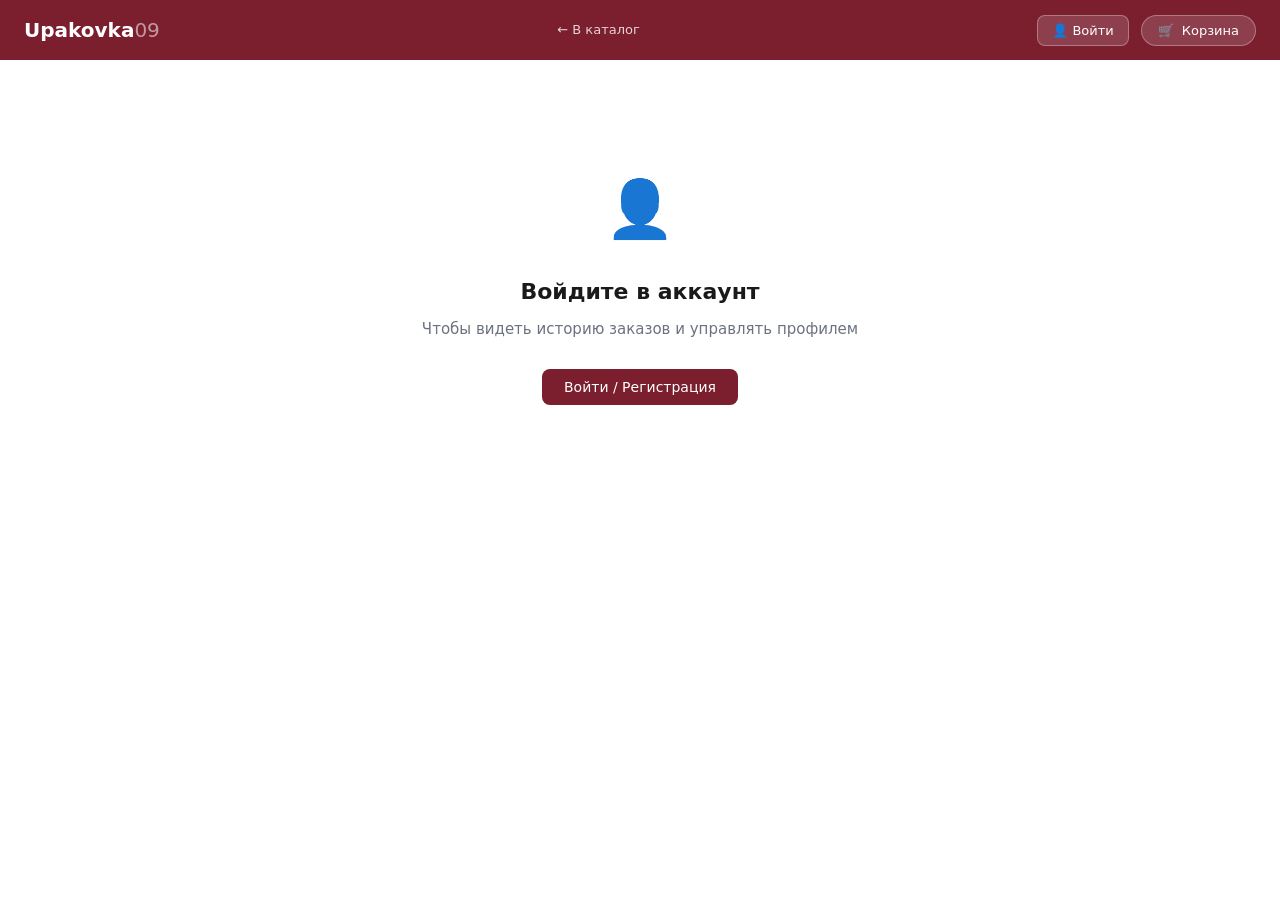
<file: account.html>
<!DOCTYPE html>
<html lang="ru">
<head>
<meta charset="UTF-8"/><meta name="viewport" content="width=device-width,initial-scale=1.0"/>
<title>Личный кабинет — Upakovka09</title>
<link rel="stylesheet" href="css/style.css"/>
<style>
.acc-wrap{max-width:860px;margin:0 auto;padding:32px 1.5rem}
.acc-header{display:flex;align-items:center;gap:20px;margin-bottom:28px;padding:22px 24px;background:#fff;border-radius:var(--rl);border:1.5px solid var(--border)}
.acc-avatar{width:60px;height:60px;background:var(--brand);border-radius:50%;display:flex;align-items:center;justify-content:center;font-size:26px;font-weight:700;color:#fff;flex-shrink:0}
.acc-info{flex:1;min-width:0}
.acc-info h2{font-size:18px;font-weight:700;margin-bottom:3px;white-space:nowrap;overflow:hidden;text-overflow:ellipsis}
.acc-info p{font-size:13px;color:var(--muted)}
.acc-tabs{display:flex;gap:0;border-bottom:2px solid var(--border);margin-bottom:24px}
.acc-tab{padding:10px 22px;font-size:14px;font-weight:500;cursor:pointer;border:none;background:none;font-family:inherit;color:var(--muted);border-bottom:2px solid transparent;margin-bottom:-2px;transition:all .15s}
.acc-tab:hover{color:#1a1a1a}
.acc-tab.active{color:var(--brand-d);border-bottom-color:var(--brand);font-weight:600}
.acc-pane{display:none}.acc-pane.active{display:block}
/* order cards */
.oh-list{display:flex;flex-direction:column;gap:12px}
.oh-card{background:#fff;border:1.5px solid var(--border);border-radius:var(--rl);overflow:hidden}
.oh-head{padding:11px 16px;background:var(--gray);display:flex;align-items:center;justify-content:space-between;border-bottom:1px solid var(--border)}
.oh-id{font-weight:700;font-size:14px}
.oh-date{font-size:12px;color:var(--muted)}
.oh-body{padding:14px 16px;display:flex;flex-direction:column;gap:8px}
.oh-items{display:flex;flex-wrap:wrap;gap:6px}
.oh-tag{background:var(--gray);border-radius:var(--r);padding:3px 10px;font-size:12px}
.oh-foot{display:flex;align-items:center;justify-content:space-between}
.oh-total{font-size:16px;font-weight:700;color:var(--brand-d)}
.oh-st{font-size:11px;font-weight:600;padding:3px 9px;border-radius:20px}
.s-new{background:#fff0ee;color:var(--brand)}.s-proc{background:#fef9c3;color:#854d0e}.s-done{background:#f0fdf4;color:#166534}
/* profile */
.pf-form{background:#fff;border-radius:var(--rl);border:1.5px solid var(--border);padding:24px;max-width:440px}
.pf-form .fg{margin-bottom:16px}
.pf-form label{font-size:12px;font-weight:600;color:var(--muted);display:block;margin-bottom:5px}
.pf-form input{width:100%;padding:9px 12px;border:1.5px solid var(--border);border-radius:var(--r);font-size:14px;outline:none;font-family:inherit;box-sizing:border-box;transition:border-color .15s}
.pf-form input:focus{border-color:var(--brand)}
.pf-form input:disabled{background:var(--gray);color:var(--muted);cursor:not-allowed}
.empty-box{text-align:center;padding:48px 20px;color:var(--muted)}
.empty-box .ei{font-size:48px;margin-bottom:12px}
/* not-logged */
.not-logged{text-align:center;padding:72px 20px}
.not-logged .icon{font-size:56px;margin-bottom:20px}
.not-logged h2{font-size:22px;margin-bottom:8px}
.not-logged p{color:var(--muted);margin-bottom:28px;font-size:15px}
</style>
</head>
<body>
<header class="header">
  <a href="index.html" class="logo">Upakovka<span>09</span></a>
  <a href="index.html" class="back-link">← В каталог</a>
  <div class="header-right">
    <button class="auth-header-btn" id="auth-btn" onclick="openAuthModal('login')">👤 Войти</button>
    <button class="cart-btn" onclick="openCart()">🛒 <span id="cart-label">Корзина</span></button>
  </div>
</header>

<div class="acc-wrap" id="acc-wrap">
  <div style="text-align:center;padding:60px;color:var(--muted)">⏳</div>
</div>

<div class="cart-overlay" id="cart-overlay" onclick="closeCart()"></div>
<div class="cart-drawer" id="cart-drawer">
  <div class="cart-drawer-header"><h2>Корзина</h2><button onclick="closeCart()">✕</button></div>
  <div class="cart-drawer-body" id="cart-drawer-body"></div>
  <div class="cart-drawer-footer" id="cart-drawer-footer" style="display:none">
    <div class="cart-drawer-total">Итого: <strong id="cart-total-val">0 ₽</strong></div>
    <a href="checkout.html" class="btn-primary btn-block">Оформить заказ →</a>
  </div>
</div>
<div id="cart-toast" class="cart-toast">✓ Добавлено</div>

<script src="js/data.js"></script>
<script src="js/auth.js"></script>
<script src="js/authmodal.js"></script>
<script src="js/cart.js"></script>
<script>
refreshCartUI();
updateAuthUI();

var SCLS = {new:'s-new', processing:'s-proc', done:'s-done'};
var SLBL = {new:'Новый', processing:'В обработке', done:'Выполнен'};

function init(){
  var user = getCurrentUser();
  var wrap = document.getElementById('acc-wrap');

  if(!user){
    wrap.innerHTML =
      '<div class="not-logged">' +
        '<div class="icon">👤</div>' +
        '<h2>Войдите в аккаунт</h2>' +
        '<p>Чтобы видеть историю заказов и управлять профилем</p>' +
        '<button class="btn-primary" onclick="openAuthModal(\'login\')">Войти / Регистрация</button>' +
      '</div>';
    return;
  }

  var initial = (user.name||user.email).charAt(0).toUpperCase();
  wrap.innerHTML =
    '<div class="acc-header">' +
      '<div class="acc-avatar">' + initial + '</div>' +
      '<div class="acc-info">' +
        '<h2>' + (user.name||'Покупатель') + '</h2>' +
        '<p>' + user.email + '</p>' +
      '</div>' +
      '<button class="btn bo" style="flex-shrink:0" onclick="logout()">Выйти</button>' +
    '</div>' +
    '<div class="acc-tabs">' +
      '<button class="acc-tab active" onclick="showTab(\'orders\',this)">📦 Мои заказы</button>' +
      '<button class="acc-tab" onclick="showTab(\'profile\',this)">👤 Профиль</button>' +
    '</div>' +
    '<div id="pane-orders" class="acc-pane active"><div style="color:var(--muted);padding:16px">⏳ Загружаем заказы…</div></div>' +
    '<div id="pane-profile" class="acc-pane"></div>';

  loadOrders(user);
  buildProfile(user);
}

function showTab(name, el){
  document.querySelectorAll('.acc-tab').forEach(function(b){b.classList.remove('active');});
  document.querySelectorAll('.acc-pane').forEach(function(p){p.classList.remove('active');});
  el.classList.add('active');
  document.getElementById('pane-'+name).classList.add('active');
}

function loadOrders(user){
  var el = document.getElementById('pane-orders');
  loadUserOrders(user.uid, function(orders){
    if(!orders.length){
      el.innerHTML =
        '<div class="empty-box"><div class="ei">📭</div>' +
        '<p>У вас пока нет заказов</p>' +
        '<a href="index.html" class="btn-primary" style="display:inline-block;margin-top:16px">Перейти в каталог</a></div>';
      return;
    }
    el.innerHTML = '<div class="oh-list">' + orders.map(function(o){
      var items = (o.items||[]).map(function(i){
        return '<span class="oh-tag">' + (i.emoji||'') + ' ' + i.name + ' × ' + i.qty + '</span>';
      }).join('');
      return '<div class="oh-card">' +
        '<div class="oh-head">' +
          '<span class="oh-id">#' + o.id + '</span>' +
          '<div style="display:flex;align-items:center;gap:10px">' +
            '<span class="oh-date">' + (o.time||'') + '</span>' +
            '<span class="oh-st ' + (SCLS[o.status]||'s-new') + '">' + (SLBL[o.status]||'Новый') + '</span>' +
          '</div>' +
        '</div>' +
        '<div class="oh-body">' +
          '<div class="oh-items">' + items + '</div>' +
          '<div class="oh-foot">' +
            '<span class="oh-total">' + o.total + ' ₽</span>' +
            '<span style="font-size:12px;color:var(--muted)">' + (o.delivery||'') + ' · ' + (o.payment||'') + '</span>' +
          '</div>' +
        '</div>' +
      '</div>';
    }).join('') + '</div>';
  });
}

function buildProfile(user){
  var el = document.getElementById('pane-profile');
  el.innerHTML =
    '<div class="pf-form">' +
      '<div class="fg"><label>Имя</label><input id="pf-name" type="text" value="' + escHtml(user.name||'') + '"/></div>' +
      '<div class="fg"><label>Email</label><input type="email" value="' + escHtml(user.email) + '" disabled/></div>' +
      '<button class="btn-primary" onclick="saveProf()">Сохранить</button>' +
      '<div id="pf-msg" style="margin-top:10px;font-size:13px;display:none"></div>' +
    '</div>';
}

function saveProf(){
  var user = getCurrentUser();
  var name = document.getElementById('pf-name').value.trim();
  if(!name||!user) return;
  user.name = name;
  setCurrentUser(user);
  saveUserProfile(user.uid, {name:name, email:user.email}, function(){
    var m = document.getElementById('pf-msg');
    m.textContent = '✓ Сохранено'; m.style.color='#16a34a'; m.style.display='block';
    setTimeout(function(){m.style.display='none';}, 2500);
    // Обновить шапку
    updateAuthUI();
  });
}

function logout(){
  authLogout();
  location.href = 'index.html';
}

function escHtml(s){
  return String(s).replace(/&/g,'&amp;').replace(/"/g,'&quot;').replace(/</g,'&lt;');
}

// Если только что зарегистрировались/вошли — показать кабинет
document.addEventListener('DOMContentLoaded', init);

// Слушаем закрытие модалки авторизации — обновить страницу
var _origClose = window.closeAuthModal;
window.closeAuthModal = function(){
  if(_origClose) _origClose();
  setTimeout(init, 100);
};
</script>
</body>
</html>
</file>
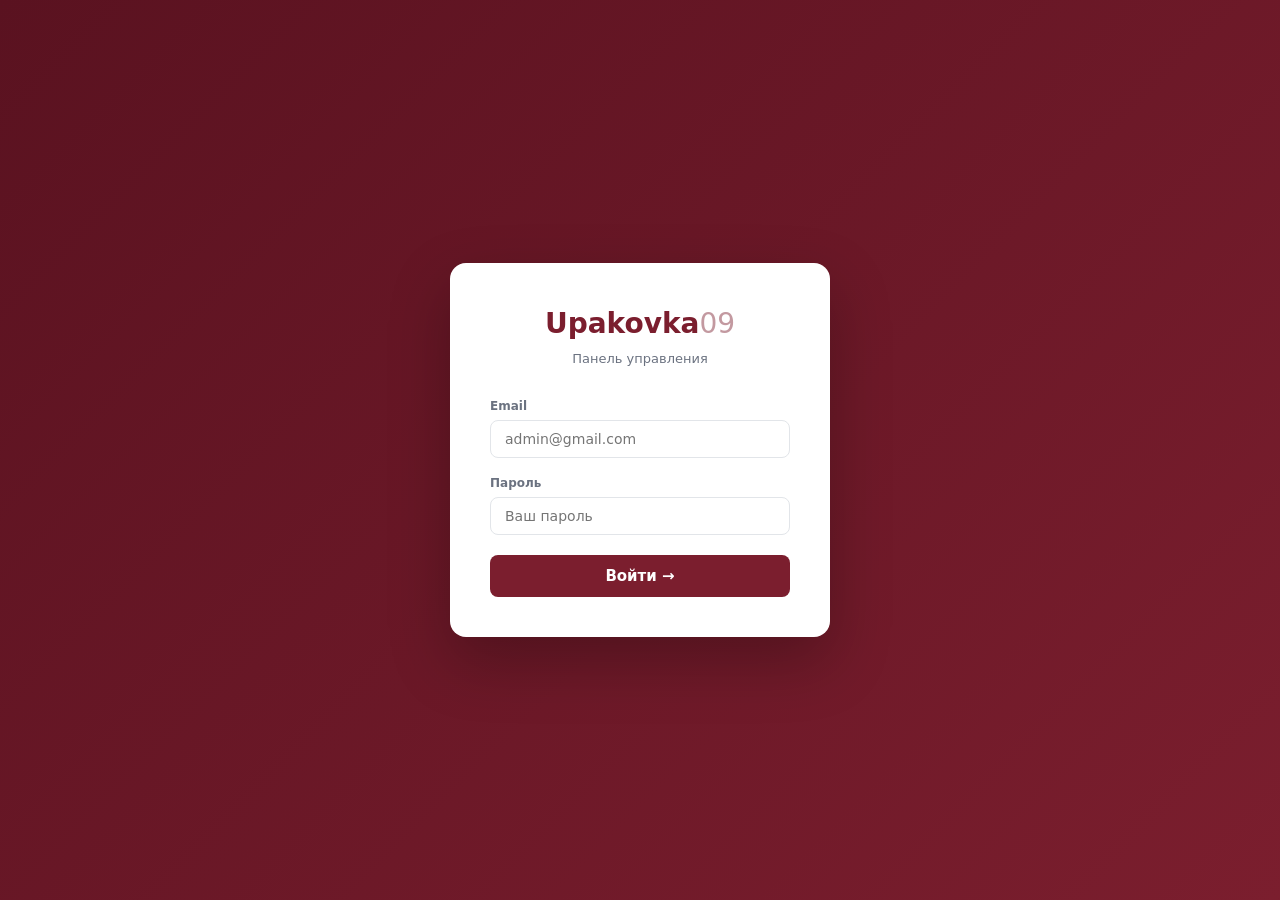
<file: admin.html>
<!DOCTYPE html>
<html lang="ru">
<head>
<meta charset="UTF-8"/>
<meta name="viewport" content="width=device-width,initial-scale=1.0"/>
<title>Админ — Upakovka09</title>
<style>
*,*::before,*::after{box-sizing:border-box;margin:0;padding:0}
body{font-family:system-ui,-apple-system,sans-serif;background:#f0f2f5;color:#1a1a1a;font-size:14px;line-height:1.5}
:root{--br:#7B1E2E;--brl:#9B2535;--brd:#5A1220;--bbg:#F9EDEF;--sw:230px;--r:8px;--rl:12px;--bor:#e2e5e9;--mut:#6b7280;--gr:#f8f9fa}

/* ── LOGIN ── */
#login-screen{position:fixed;inset:0;background:linear-gradient(135deg,var(--brd),var(--br));display:flex;align-items:center;justify-content:center;z-index:999}
.lbox{background:#fff;border-radius:16px;padding:40px;width:380px;text-align:center;box-shadow:0 24px 60px rgba(0,0,0,.25)}
.llogo{font-size:28px;font-weight:700;color:var(--br);margin-bottom:4px}
.llogo span{opacity:.45;font-weight:400}
.lsub{font-size:13px;color:var(--mut);margin-bottom:28px}
.lf{text-align:left;margin-bottom:16px}
.lf label{font-size:12px;color:var(--mut);font-weight:600;display:block;margin-bottom:5px}
.lf input{width:100%;padding:10px 14px;border:1.5px solid var(--bor);border-radius:var(--r);font-size:14px;outline:none;font-family:inherit;transition:border-color .15s}
.lf input:focus{border-color:var(--br)}
.lf input.shake{animation:shk .4s}
@keyframes shk{0%,100%{transform:translateX(0)}25%{transform:translateX(-8px)}75%{transform:translateX(8px)}}
#pw-err{color:#b91c1c;font-size:12px;margin-top:4px;display:none}
.btn-login{width:100%;background:var(--br);color:#fff;border:none;border-radius:var(--r);padding:12px;font-size:15px;font-weight:600;cursor:pointer;font-family:inherit;margin-top:4px;transition:background .15s}
.btn-login:hover{background:var(--brl)}
.lhint{font-size:12px;color:var(--mut);margin-top:16px}
.lhint code{background:var(--gr);padding:2px 6px;border-radius:4px}

/* ── APP ── */
#app{display:none;height:100vh;overflow:hidden;flex-direction:row}

/* ── SIDEBAR ── */
.sb{width:var(--sw);background:var(--brd);display:flex;flex-direction:column;flex-shrink:0}
.sb-logo{padding:18px 20px;border-bottom:1px solid rgba(255,255,255,.1)}
.sb-logo-t{font-size:18px;font-weight:700;color:#fff}
.sb-logo-t span{opacity:.45;font-weight:400}
.sb-logo-s{font-size:11px;color:rgba(255,255,255,.3);margin-top:2px}
.sb-nav{flex:1;padding:10px 0;overflow-y:auto}
.sb-sec{font-size:10px;font-weight:700;color:rgba(255,255,255,.25);letter-spacing:.8px;text-transform:uppercase;padding:14px 20px 5px}
.si{display:flex;align-items:center;gap:10px;padding:10px 20px;cursor:pointer;color:rgba(255,255,255,.65);border-left:3px solid transparent;transition:all .15s;user-select:none}
.si:hover{background:rgba(255,255,255,.08);color:#fff}
.si.active{background:rgba(255,255,255,.12);color:#fff;border-left-color:#fff}
.si-ico{font-size:18px;flex-shrink:0}
.si-lbl{font-size:13px;font-weight:500}
.si-badge{background:#e74c3c;color:#fff;font-size:10px;font-weight:700;min-width:18px;height:18px;border-radius:9px;display:none;align-items:center;justify-content:center;padding:0 4px;margin-left:auto}
.sb-foot{padding:14px 20px;border-top:1px solid rgba(255,255,255,.1);display:flex;flex-direction:column;gap:4px}
.sb-clock{font-size:11px;color:rgba(255,255,255,.3);margin-bottom:4px}
.sb-lnk{display:flex;align-items:center;gap:6px;font-size:12px;color:rgba(255,255,255,.5);cursor:pointer;padding:5px 0;background:none;border:none;font-family:inherit;transition:color .15s;text-align:left}
.sb-lnk:hover{color:#fff}

/* ── MAIN ── */
.main{flex:1;display:flex;flex-direction:column;overflow:hidden;min-width:0}
.topbar{background:#fff;border-bottom:1px solid var(--bor);padding:0 24px;height:56px;display:flex;align-items:center;justify-content:space-between;flex-shrink:0}
.topbar-t{font-size:16px;font-weight:700}
.topbar-a{display:flex;gap:8px;align-items:center}
.pane{display:none;flex-direction:column;overflow:hidden;flex:1}
.pane.block{display:block;overflow-y:auto;padding:24px}
.pane.flex{display:flex}
.scroll{flex:1;overflow-y:auto;padding:24px;display:flex;flex-direction:column;gap:16px}

/* ── STATUS BAR ── */
#gstatus{position:fixed;top:0;left:0;right:0;z-index:9000;padding:10px 20px;font-size:13px;font-weight:500;color:#fff;text-align:center;display:none;transition:background .3s}

/* ── BUTTONS ── */
.btn{display:inline-flex;align-items:center;gap:5px;padding:8px 16px;border-radius:var(--r);font-size:13px;font-weight:500;cursor:pointer;border:none;font-family:inherit;transition:all .15s;white-space:nowrap}
.bp{background:var(--br);color:#fff}.bp:hover{background:var(--brl)}
.bp:disabled{opacity:.55;cursor:not-allowed}
.bo{background:#fff;color:var(--br);border:1.5px solid var(--br)}.bo:hover{background:var(--bbg)}
.bd{background:#fef2f2;color:#b91c1c;border:1.5px solid #fecaca}.bd:hover{background:#fee2e2}
.bsm{padding:6px 12px;font-size:12px}

/* ── STAT CARDS ── */
.scards{display:grid;grid-template-columns:repeat(auto-fit,minmax(140px,1fr));gap:12px}
.scard{background:#fff;border-radius:var(--rl);padding:16px;border:1px solid var(--bor)}
.sc-l{font-size:12px;color:var(--mut);font-weight:500;margin-bottom:6px}
.sc-v{font-size:26px;font-weight:700;line-height:1}
.sc-v.red{color:var(--br)}.sc-v.green{color:#16a34a}.sc-v.blue{color:#2563eb}

/* ── TOOLBAR ── */
.stb{display:flex;align-items:center;gap:10px;flex-wrap:wrap;background:#fff;border-radius:var(--rl);padding:12px 14px;border:1px solid var(--bor);flex-shrink:0}
.sw{position:relative;flex:1;min-width:180px}
.sw input{width:100%;padding:8px 12px 8px 32px;border:1.5px solid var(--bor);border-radius:var(--r);font-size:13px;outline:none;background:var(--gr);font-family:inherit;transition:border-color .15s}
.sw input:focus{border-color:var(--br);background:#fff}
.sw-i{position:absolute;left:10px;top:50%;transform:translateY(-50%);font-size:13px;color:var(--mut);pointer-events:none}
.fbtns{display:flex;gap:4px;flex-wrap:wrap}
.fb{background:var(--gr);border:1.5px solid var(--bor);border-radius:20px;padding:5px 12px;font-size:12px;font-weight:500;cursor:pointer;color:var(--mut);font-family:inherit;white-space:nowrap;transition:all .15s}
.fb:hover{border-color:var(--br);color:var(--br)}
.fb.on{background:var(--bbg);border-color:var(--br);color:var(--brd)}
.sel{padding:7px 10px;border:1.5px solid var(--bor);border-radius:var(--r);font-size:12px;color:var(--mut);outline:none;background:var(--gr);cursor:pointer;font-family:inherit}

/* ── ORDERS ── */
.order-card{background:#fff;border:1.5px solid var(--bor);border-radius:var(--rl);overflow:hidden;margin-bottom:10px}
.order-new{border-color:var(--br)!important;box-shadow:0 0 0 1px var(--br)}
.oc-h{padding:10px 16px;display:flex;align-items:center;justify-content:space-between;background:var(--gr);border-bottom:1px solid var(--bor)}
.oc-id{font-size:13px;font-weight:700}
.oc-time{font-size:12px;color:var(--mut);margin-left:8px}
.oc-b{padding:12px 16px;display:flex;flex-direction:column;gap:8px}
.oc-ph{display:flex;align-items:center;gap:10px}
.oc-ph-ico{width:34px;height:34px;background:var(--bbg);border-radius:50%;display:flex;align-items:center;justify-content:center;font-size:15px;flex-shrink:0}
.oc-ph-num{font-size:15px;font-weight:700;color:var(--brd)}
.oc-ph-name{font-size:12px;color:var(--mut)}
.oc-meta{display:flex;flex-wrap:wrap;gap:5px}
.oc-pill{background:var(--gr);border:1px solid var(--bor);border-radius:20px;padding:2px 9px;font-size:12px;color:var(--mut)}
.oc-items{display:flex;flex-wrap:wrap;gap:5px}
.otag{background:#fff;border:1px solid var(--bor);border-radius:var(--r);padding:3px 9px;font-size:12px;color:#374151}
.otag b{font-weight:600;color:#1a1a1a}
.oc-comment{font-size:12px;color:var(--mut);background:#fffbeb;border:1px solid #fde68a;border-radius:var(--r);padding:5px 9px}
.oc-f{padding:10px 16px;border-top:1px solid var(--bor);display:flex;align-items:center;justify-content:space-between;background:var(--gr)}
.oc-total{font-size:17px;font-weight:700;color:var(--br)}
.oc-act{display:flex;gap:5px;flex-wrap:wrap;align-items:center}
.ob{background:#fff;border:1.5px solid var(--bor);border-radius:var(--r);padding:5px 11px;font-size:12px;font-weight:500;cursor:pointer;font-family:inherit;color:#374151;text-decoration:none;display:inline-flex;align-items:center;gap:4px;transition:all .15s}
.ob:hover{border-color:#94a3b8;background:#f1f5f9}
.ob-ok{background:var(--br);color:#fff;border-color:var(--br)}.ob-ok:hover{background:var(--brl)}
.ob-del{color:#b91c1c;border-color:#fecaca}.ob-del:hover{background:#fef2f2;border-color:#b91c1c}
.os-lbl{font-size:11px;font-weight:600;padding:3px 9px;border-radius:20px}
.sn{background:#fff0ee;color:var(--br)}.sp{background:#fef9c3;color:#854d0e}.sd{background:#f0fdf4;color:#166534}
.os-done{font-size:12px;color:#16a34a}

/* ── PRODUCT CARDS ── */
.pgrid{display:grid;grid-template-columns:repeat(auto-fill,minmax(230px,1fr));gap:12px}
.pc{background:#fff;border:1.5px solid var(--bor);border-radius:var(--rl);overflow:hidden;display:flex;flex-direction:column;transition:border-color .15s}
.pc:hover{border-color:#94a3b8}
.pc-img{height:130px;background:var(--bbg);display:flex;align-items:center;justify-content:center;position:relative;overflow:hidden;flex-shrink:0}
.pc-img img{width:100%;height:100%;object-fit:cover}
.pc-emoji{font-size:52px}
.pc-badge{position:absolute;top:7px;left:7px;font-size:10px;font-weight:600;padding:2px 7px;border-radius:10px}
.badge-hit{background:#fef3c7;color:#92400e}.badge-new{background:#d1fae5;color:#065f46}
.badge-eco{background:#ccfbf1;color:#065f46}.badge-sale{background:#fee2e2;color:#991b1b}
.pc-body{padding:11px;flex:1;display:flex;flex-direction:column;gap:3px}
.pc-name{font-size:13px;font-weight:600;line-height:1.3}
.pc-meta{font-size:12px;color:var(--mut)}
.pc-cat{font-size:11px;color:var(--mut);background:var(--gr);border-radius:4px;padding:2px 6px;display:inline-block;margin-top:2px}
.pc-pack{font-size:11px;color:#2563eb;font-weight:500}
.pc-price{font-size:15px;font-weight:700;color:var(--br);margin-top:auto;padding-top:6px}
.pc-old{font-size:11px;color:#9ca3af;text-decoration:line-through;margin-left:5px;font-weight:400}
.pc-photo-url{font-size:10px;color:#6b7280;word-break:break-all;margin-top:2px;padding:2px 4px;background:#f8f9fa;border-radius:4px}
.pc-act{display:flex;border-top:1px solid var(--bor);flex-shrink:0}
.pb{flex:1;background:none;border:none;padding:9px;font-size:12px;font-weight:500;cursor:pointer;font-family:inherit;transition:background .15s;display:flex;align-items:center;justify-content:center;gap:4px}
.pb-e:hover{background:#f0fdf4;color:#166534}
.pb-d{border-left:1px solid var(--bor)}.pb-d:hover{background:#fef2f2;color:#b91c1c}

/* ── CATEGORIES ── */
.cg{background:#fff;border:1.5px solid var(--bor);border-radius:var(--rl);overflow:hidden;margin-bottom:10px}
.cr{display:flex;align-items:center;gap:10px;padding:12px 16px;border-bottom:1px solid var(--bor)}
.cr:last-child{border-bottom:none}
.cr-main{background:var(--gr)}
.cr-sub{padding-left:32px}
.cr-em{font-size:20px;flex-shrink:0;width:28px;text-align:center}
.cr-lbl{font-size:14px;font-weight:500;flex:1}
.cr-id{font-size:11px;color:var(--mut);font-family:monospace;background:var(--gr);padding:2px 6px;border-radius:4px;border:1px solid var(--bor)}
.cr-act{display:flex;gap:6px;margin-left:auto}
.cb{background:var(--gr);border:1px solid var(--bor);border-radius:var(--r);padding:5px 10px;font-size:12px;cursor:pointer;font-family:inherit;transition:background .15s;white-space:nowrap}
.cb:hover{background:var(--bbg);border-color:var(--br);color:var(--brd)}
.cb-add{color:var(--brd);font-weight:500}
.cb-del:hover{background:#fef2f2;border-color:#fecaca;color:#b91c1c}

/* ── MODALS ── */
.modal{position:fixed;inset:0;background:rgba(0,0,0,.5);display:none;align-items:center;justify-content:center;z-index:1000;padding:20px}
.mbox{background:#fff;border-radius:16px;width:560px;max-width:100%;max-height:90vh;overflow-y:auto;box-shadow:0 24px 60px rgba(0,0,0,.2)}
.mbox-sm{width:420px}
.mhdr{padding:18px 22px;border-bottom:1px solid var(--bor);display:flex;align-items:center;justify-content:space-between;position:sticky;top:0;background:#fff;z-index:1}
.mhdr h2{font-size:15px;font-weight:700}
.mcls{background:none;border:none;font-size:20px;cursor:pointer;color:var(--mut);width:30px;height:30px;display:flex;align-items:center;justify-content:center;border-radius:6px}
.mcls:hover{background:var(--gr)}
.mbody{padding:22px;display:flex;flex-direction:column;gap:14px}
.mftr{padding:14px 22px;border-top:1px solid var(--bor);display:flex;gap:8px;justify-content:flex-end;position:sticky;bottom:0;background:#fff}
.merr{color:#b91c1c;font-size:12px;background:#fef2f2;border:1px solid #fecaca;border-radius:var(--r);padding:8px 12px;display:none}

/* ── PHOTO UPLOAD ── */
.ph-wrap{display:flex;flex-direction:column;gap:8px}
.ph-preview{width:100%;height:160px;border:2px dashed var(--bor);border-radius:var(--rl);overflow:hidden;position:relative;background:var(--gr);display:flex;align-items:center;justify-content:center;cursor:pointer;transition:border-color .15s}
.ph-preview:hover{border-color:var(--br);background:var(--bbg)}
.ph-preview img{width:100%;height:100%;object-fit:cover;position:absolute;inset:0}
.ph-placeholder{display:flex;flex-direction:column;align-items:center;gap:6px;color:var(--mut);pointer-events:none;text-align:center}
.ph-placeholder .icon{font-size:32px}
.ph-placeholder .txt{font-size:13px;font-weight:500}
.ph-placeholder .sub{font-size:11px}
.ph-controls{display:flex;gap:8px}
.ph-btn-pick{display:inline-flex;align-items:center;gap:5px;padding:7px 14px;font-size:12px;font-weight:500;cursor:pointer;border-radius:var(--r);font-family:inherit;border:1.5px solid var(--br);background:var(--bbg);color:var(--brd);transition:background .15s}
.ph-btn-pick:hover{background:#f1d9dc}
.ph-btn-del{display:inline-flex;align-items:center;gap:5px;padding:7px 14px;font-size:12px;font-weight:500;cursor:pointer;border-radius:var(--r);font-family:inherit;border:1.5px solid #fecaca;background:#fef2f2;color:#b91c1c;transition:background .15s}
.ph-btn-del:hover{background:#fee2e2}
input[type=file]{display:none}
.ph-status{font-size:12px;padding:7px 10px;border-radius:6px;display:none}
.ph-status.ok{display:block;background:#f0fdf4;color:#166534;border:1px solid #bbf7d0}
.ph-status.err{display:block;background:#fef2f2;color:#b91c1c;border:1px solid #fecaca}
.ph-status.loading{display:block;background:#eff6ff;color:#1e40af;border:1px solid #bfdbfe}
.ph-url-display{font-size:11px;color:var(--mut);padding:4px 8px;background:var(--gr);border-radius:4px;word-break:break-all;border:1px solid var(--bor)}
/* Multiple photos grid */
.ph-thumb{position:relative;aspect-ratio:1;border-radius:var(--r);overflow:hidden;border:1.5px solid var(--bor);background:var(--bbg)}
.ph-thumb img{width:100%;height:100%;object-fit:cover}
.ph-thumb-del{position:absolute;top:3px;right:3px;background:rgba(0,0,0,.6);color:#fff;border:none;border-radius:50%;width:20px;height:20px;font-size:12px;cursor:pointer;display:flex;align-items:center;justify-content:center;line-height:1}
.ph-thumb-del:hover{background:rgba(180,0,0,.8)}
.ph-thumb-main{position:absolute;bottom:3px;left:3px;background:rgba(0,0,0,.55);color:#fff;font-size:9px;padding:1px 5px;border-radius:4px;font-weight:600}
.custom-spec-row{display:grid;grid-template-columns:1fr 1fr auto;gap:6px;align-items:center;margin-bottom:6px}
.custom-spec-row input{padding:7px 10px;border:1.5px solid var(--bor);border-radius:var(--r);font-size:12px;outline:none;font-family:inherit;transition:border-color .15s}
.custom-spec-row input:focus{border-color:var(--br)}
.custom-spec-del{background:#fef2f2;border:1px solid #fecaca;border-radius:var(--r);padding:6px 10px;cursor:pointer;color:#b91c1c;font-size:13px;flex-shrink:0}

/* ── FORM FIELDS ── */
.fg{display:flex;flex-direction:column;gap:5px}
.fg label{font-size:12px;font-weight:600;color:var(--mut)}
.fg input,.fg select,.fg textarea{padding:8px 12px;border:1.5px solid var(--bor);border-radius:var(--r);font-size:13px;outline:none;font-family:inherit;transition:border-color .15s;background:#fff;width:100%}
.fg input:focus,.fg select:focus{border-color:var(--br)}
.fg input:disabled{background:var(--gr);color:var(--mut);cursor:not-allowed}
.fg .hint{font-size:11px;color:var(--mut)}
.frow{display:grid;grid-template-columns:1fr 1fr;gap:12px}
.fsep{font-size:11px;font-weight:700;color:var(--mut);text-transform:uppercase;letter-spacing:.5px;padding-top:4px;border-top:1px solid var(--bor)}

/* ── MISC ── */
.empty{text-align:center;padding:50px 20px;color:var(--mut);background:#fff;border-radius:var(--rl);border:1px solid var(--bor)}
.warn{background:#fff3cd;border:1px solid #ffc107;border-radius:var(--r);padding:12px 16px;font-size:13px;color:#856404}
.rcard{background:#fff;border-radius:var(--rl);border:1px solid var(--bor);overflow:hidden}
.rcard-t{padding:12px 16px;font-size:14px;font-weight:600;border-bottom:1px solid var(--bor);background:var(--gr)}
.rrow{display:flex;align-items:center;gap:10px;padding:9px 16px;border-bottom:1px solid var(--bor);font-size:13px}
.rrow:last-child{border-bottom:none}
.rid{font-weight:700;color:var(--br);min-width:80px}
.rphone{flex:1;color:var(--mut)}
.rtotal{font-weight:600;min-width:80px;text-align:right}
.toast{position:fixed;bottom:22px;right:22px;padding:11px 18px;border-radius:var(--rl);font-size:13px;font-weight:500;opacity:0;transition:opacity .3s,transform .3s;z-index:9999;transform:translateY(8px);pointer-events:none;box-shadow:0 8px 24px rgba(0,0,0,.12)}
.toast.show{opacity:1;transform:translateY(0)}
.toast-ok{background:#166534;color:#fff}
.toast-info{background:#1e40af;color:#fff}
::-webkit-scrollbar{width:5px;height:5px}
::-webkit-scrollbar-thumb{background:#d1d5db;border-radius:3px}
</style>
</head>
<body>

<div id="gstatus"></div>

<!-- БАННЕР НОВОГО ЗАКАЗА -->
<div id="order-banner" style="display:none;position:fixed;top:20px;right:20px;z-index:9999;background:#fff;border:2px solid var(--br);border-radius:16px;box-shadow:0 8px 32px rgba(123,30,46,.2);padding:16px 20px;min-width:280px;max-width:360px;animation:slidein .3s ease">
  <div style="display:flex;align-items:flex-start;justify-content:space-between;gap:12px">
    <div style="display:flex;align-items:center;gap:10px">
      <div style="width:42px;height:42px;background:var(--bbg);border-radius:50%;display:flex;align-items:center;justify-content:center;font-size:20px;flex-shrink:0">🛒</div>
      <div>
        <div style="font-size:14px;font-weight:700;color:var(--brd);margin-bottom:2px">Новый заказ!</div>
        <div style="font-size:13px;color:var(--mut)" id="banner-phone"></div>
        <div style="font-size:15px;font-weight:700;color:var(--br)" id="banner-total"></div>
      </div>
    </div>
    <button onclick="closeBanner()" style="background:none;border:none;cursor:pointer;color:var(--mut);font-size:18px;padding:0;line-height:1;flex-shrink:0">✕</button>
  </div>
  <div style="display:flex;gap:8px;margin-top:12px">
    <button onclick="showTab('orders');closeBanner();" style="flex:1;background:var(--br);color:#fff;border:none;border-radius:8px;padding:8px;font-size:13px;font-weight:600;cursor:pointer;font-family:inherit">Посмотреть заказ</button>
  </div>
</div>
<style>
@keyframes slidein{from{transform:translateX(120%);opacity:0}to{transform:translateX(0);opacity:1}}
</style>

<!-- LOGIN -->
<div id="login-screen">
  <div class="lbox">
    <div class="llogo">Upakovka<span>09</span></div>
    <div class="lsub">Панель управления</div>
    <div class="lf">
      <label>Email</label>
      <input type="email" id="pw-email" placeholder="admin@gmail.com" autocomplete="email"/>
    </div>
    <div class="lf">
      <label>Пароль</label>
      <input type="password" id="pw-input" placeholder="Ваш пароль" autocomplete="current-password"/>
      <div id="pw-err" style="display:none"></div>
    </div>
    <button class="btn-login" id="login-btn" onclick="doLogin()">Войти →</button>
  </div>
</div>

<!-- APP -->
<div id="app">
  <aside class="sb">
    <div class="sb-logo">
      <div class="sb-logo-t">Upakovka<span>09</span></div>
      <div class="sb-logo-s">Панель управления</div>
    </div>
    <nav class="sb-nav">
      <div class="sb-sec">Главное</div>
      <div class="si active" onclick="showTab('stats')" data-tab="stats"><span class="si-ico">📊</span><span class="si-lbl">Статистика</span></div>
      <div class="si" onclick="showTab('orders')" data-tab="orders"><span class="si-ico">📦</span><span class="si-lbl">Заказы</span><span class="si-badge" id="sbadge">0</span></div>
      <div class="sb-sec">Магазин</div>
      <div class="si" onclick="showTab('products')" data-tab="products"><span class="si-ico">🏷️</span><span class="si-lbl">Товары</span></div>
      <div class="si" onclick="showTab('categories')" data-tab="categories"><span class="si-ico">🗂️</span><span class="si-lbl">Категории</span></div>
      <div class="si" onclick="showTab('clients')" data-tab="clients"><span class="si-ico">👥</span><span class="si-lbl">Клиенты</span></div>
    </nav>
    <div class="sb-foot">
      <div class="sb-clock" id="clock"></div>
      <button class="sb-lnk" onclick="window.open('index.html','_blank')">🌐 Открыть сайт ↗</button>
      <button class="sb-lnk" onclick="doLogout()">🚪 Выйти</button>
    </div>
  </aside>

  <div class="main">

    <!-- STATS -->
    <div id="pane-stats" class="pane block">
      <div style="font-size:16px;font-weight:700;margin-bottom:18px">Статистика</div>
      <div class="scards" style="margin-bottom:18px">
        <div class="scard"><div class="sc-l">📦 Заказов всего</div><div class="sc-v" id="s-orders">0</div></div>
        <div class="scard"><div class="sc-l">🆕 Новых</div><div class="sc-v red" id="s-new">0</div></div>
        <div class="scard"><div class="sc-l">💰 Выручка</div><div class="sc-v green" id="s-rev">0 ₽</div></div>
        <div class="scard"><div class="sc-l">🏷️ Товаров</div><div class="sc-v blue" id="s-prods">0</div></div>
      </div>
      <div class="rcard"><div class="rcard-t">Последние заказы</div><div id="recent-list"></div></div>
    </div>

    <!-- ORDERS -->
    <div id="pane-orders" class="pane flex">
      <div class="topbar">
        <div class="topbar-t">Заказы</div>
        <div class="topbar-a"><button class="btn bd bsm" onclick="clearOrders()">🗑 Очистить все</button></div>
      </div>
      <div class="scroll">
        <div class="scards">
          <div class="scard"><div class="sc-l">Всего</div><div class="sc-v" id="os-all">0</div></div>
          <div class="scard"><div class="sc-l">Новых</div><div class="sc-v red" id="os-new">0</div></div>
          <div class="scard"><div class="sc-l">В обработке</div><div class="sc-v" id="os-proc">0</div></div>
          <div class="scard"><div class="sc-l">Выполнено</div><div class="sc-v green" id="os-done">0</div></div>
          <div class="scard"><div class="sc-l">Выручка</div><div class="sc-v green" id="os-rev">0 ₽</div></div>
        </div>
        <div class="stb">
          <div class="sw"><span class="sw-i">🔍</span><input type="text" placeholder="Телефон, имя, ID…" oninput="oSearch=this.value;renderOrders()"/></div>
          <div class="fbtns">
            <button class="fb on" onclick="oFilter='all';setFB(this,'of');renderOrders()" data-g="of">Все</button>
            <button class="fb" onclick="oFilter='new';setFB(this,'of');renderOrders()" data-g="of">🆕 Новые</button>
            <button class="fb" onclick="oFilter='processing';setFB(this,'of');renderOrders()" data-g="of">⏳ В работе</button>
            <button class="fb" onclick="oFilter='done';setFB(this,'of');renderOrders()" data-g="of">✅ Готово</button>
          </div>
        </div>
        <div id="orders-wrap"></div>
      </div>
    </div>

    <!-- PRODUCTS -->
    <div id="pane-products" class="pane flex">
      <div class="topbar">
        <div class="topbar-t">Товары &nbsp;<span style="font-weight:400;font-size:13px;color:var(--mut)" id="p-count"></span></div>
        <div class="topbar-a">
          <button class="btn bo bsm" onclick="openImportModal()">📊 Импорт Excel/CSV</button>
          <button class="btn bp" onclick="openProdModal(0)">+ Добавить товар</button>
        </div>
      </div>
      <div class="scroll">
        <div class="stb">
          <div class="sw"><span class="sw-i">🔍</span><input type="text" placeholder="Поиск…" oninput="pSearch=this.value;renderProds()"/></div>
          <div class="fbtns">
            <button class="fb on" onclick="pCat='all';setFB(this,'pf');renderProds()" data-g="pf">Все</button>
            <button class="fb" onclick="pCat='containers';setFB(this,'pf');renderProds()" data-g="pf">📦</button>
            <button class="fb" onclick="pCat='cups';setFB(this,'pf');renderProds()" data-g="pf">☕</button>
            <button class="fb" onclick="pCat='bags';setFB(this,'pf');renderProds()" data-g="pf">🛍️</button>
            <button class="fb" onclick="pCat='plates';setFB(this,'pf');renderProds()" data-g="pf">🍽️</button>
          </div>
          <select class="sel" onchange="pSort=this.value;renderProds()">
            <option value="">По умолчанию</option>
            <option value="pa">Дешевле</option>
            <option value="pd">Дороже</option>
            <option value="nm">А–Я</option>
          </select>
        </div>
        <div class="pgrid" id="p-grid"></div>
        <div id="p-empty" class="empty" style="display:none">🔍 Ничего не найдено</div>
      </div>
    </div>

    <!-- CLIENTS -->
    <div id="pane-clients" class="pane flex">
      <div class="topbar">
        <div class="topbar-t">Клиенты</div>
        <div class="topbar-a"><button class="btn bo bsm" onclick="renderClients()">🔄 Обновить</button></div>
      </div>
      <div class="scroll">
        <div class="scards" id="cl-stats">
          <div class="scard"><div class="sc-l">👥 Всего клиентов</div><div class="sc-v blue" id="cl-total">—</div></div>
          <div class="scard"><div class="sc-l">📦 Заказов всего</div><div class="sc-v" id="cl-orders">—</div></div>
          <div class="scard"><div class="sc-l">💰 Средний чек</div><div class="sc-v green" id="cl-avg">—</div></div>
        </div>
        <div class="stb">
          <div class="sw"><span class="sw-i">🔍</span><input type="text" placeholder="Поиск по email или имени…" oninput="clSearch=this.value;renderClientsList()"/></div>
        </div>
        <div id="cl-list"></div>
      </div>
    </div>

    <!-- CATEGORIES -->
    <div id="pane-categories" class="pane flex">
      <div class="topbar">
        <div class="topbar-t">Категории</div>
        <div class="topbar-a"><button class="btn bp" onclick="openCatModal('cat-new','','')">+ Добавить категорию</button></div>
      </div>
      <div class="scroll">
        <div class="warn">⚠️ ID категории нельзя изменить после создания — он привязан к товарам.</div>
        <div id="cats-wrap"></div>
      </div>
    </div>

  </div><!-- /main -->
</div><!-- /app -->

<!-- MODAL: ТОВАР -->
<div class="modal" id="modal-prod" onclick="if(this===event.target)closeProdModal()">
  <div class="mbox">
    <div class="mhdr"><h2 id="mprod-title">Новый товар</h2><button class="mcls" onclick="closeProdModal()">✕</button></div>
    <div class="mbody">
      <div class="merr" id="merr"></div>

      <!-- ФОТО — до 5 штук -->
      <div class="fg">
        <label>Фото товара <span style="font-weight:400;color:var(--mut)">(до 5 штук)</span></label>
        <!-- Сетка превью -->
        <div id="ph-grid" style="display:grid;grid-template-columns:repeat(5,1fr);gap:8px;margin-bottom:8px"></div>
        <!-- Кнопка добавить -->
        <div style="display:flex;gap:8px;align-items:center">
          <label class="ph-btn-pick" for="ph-file" id="ph-add-btn">📂 Добавить фото</label>
          <span style="font-size:12px;color:var(--mut)" id="ph-count-lbl">0 / 5</span>
        </div>
        <div class="ph-status" id="ph-status"></div>
        <input type="file" id="ph-file" accept="image/jpeg,image/png,image/webp,image/gif" multiple onchange="onPhotosSelected(this)"/>
      </div>

      <div class="frow">
        <div class="fg"><label>Эмодзи (если нет фото)</label><input id="m-emoji" type="text" placeholder="📦"/></div>
        <div class="fg"><label>Значок</label>
          <select id="m-badge"><option value="">Нет</option><option value="hit">🔥 Хит</option><option value="new">🆕 Новинка</option><option value="eco">🌿 Эко</option><option value="sale">💸 Скидка</option></select>
        </div>
      </div>
      <div class="fg"><label>Название *</label><input id="m-name" type="text" placeholder="Контейнер 500мл"/></div>
      <div class="fg"><label>Артикул (SKU)</label><input id="m-sku" type="text" placeholder="UP-001"/></div>
      <div class="fg"><label>Описание</label><input id="m-meta" type="text" placeholder="Полипропилен PP, с крышкой"/></div>
      <div class="frow">
        <div class="fg"><label>Категория</label><select id="m-cat" onchange="buildSubSel(this.value,'')"></select></div>
        <div class="fg"><label>Подкатегория</label><select id="m-sub"></select></div>
      </div>
      <div class="frow">
        <div class="fg"><label>Цена, ₽ *</label><input id="m-price" type="number" step="0.01" min="0" placeholder="4.90"/></div>
        <div class="fg"><label>Старая цена, ₽</label><input id="m-oldprice" type="number" step="0.01" min="0" placeholder="6.50"/></div>
      </div>
      <div class="fg">
        <label>В упаковке, шт.</label>
        <input id="m-pack" type="number" min="1" value="50"/>
        <span class="hint">Покупатель заказывает кратно этому числу</span>
      </div>
      <div class="fsep">Характеристики</div>
      <div class="frow">
        <div class="fg"><label>Материал</label><input id="m-mat" type="text" placeholder="Полипропилен PP"/></div>
        <div class="fg"><label>Объём</label><input id="m-vol" type="text" placeholder="500 мл"/></div>
      </div>
      <div class="fg"><label>Размер</label><input id="m-size" type="text" placeholder="18×13×5 см"/></div>
      <div class="fg">
        <label>Дополнительные характеристики</label>
        <div id="custom-specs"></div>
        <button type="button" onclick="addCustomSpec()" style="margin-top:6px;background:none;border:1.5px dashed var(--bor);border-radius:var(--r);padding:7px 14px;font-size:12px;color:var(--mut);cursor:pointer;font-family:inherit;width:100%;transition:all .15s" onmouseover="this.style.borderColor='var(--br)';this.style.color='var(--br)'" onmouseout="this.style.borderColor='var(--bor)';this.style.color='var(--mut)'">+ Добавить характеристику</button>
      </div>
    </div>
    <div class="mftr">
      <button class="btn bo" onclick="closeProdModal()">Отмена</button>
      <button class="btn bp" id="save-btn" onclick="saveProd()">💾 Сохранить</button>
    </div>
  </div>
</div>

<!-- MODAL: КАТЕГОРИЯ -->
<div class="modal" id="modal-cat" onclick="if(this===event.target)closeCatModal()">
  <div class="mbox mbox-sm">
    <div class="mhdr"><h2 id="mcat-title">Категория</h2><button class="mcls" onclick="closeCatModal()">✕</button></div>
    <div class="mbody">
      <div class="merr" id="cerr"></div>
      <div class="fg" id="emoji-row"><label>Эмодзи</label><input id="c-emoji" type="text" placeholder="📦"/></div>
      <div class="fg"><label>Название *</label><input id="c-label" type="text" placeholder="Название"/></div>
      <div class="fg">
        <label>ID (латиница, без пробелов)</label>
        <input id="c-id" type="text" placeholder="my_category"/>
        <span class="hint" id="c-id-hint"></span>
      </div>
    </div>
    <div class="mftr">
      <button class="btn bo" onclick="closeCatModal()">Отмена</button>
      <button class="btn bp" onclick="saveCat()">💾 Сохранить</button>
    </div>
  </div>
</div>

<script src="js/data.js"></script>
<script src="js/auth.js"></script>
<script src="js/authmodal.js"></script>
<script>
// ════════════════════════════════════════════════════════
//  НАСТРОЙКИ
// ════════════════════════════════════════════════════════
var IMGBB_KEY = '605aad32ee4f662d7c61875d4e055c66';

// ════════════════════════════════════════════════════════
//  СОСТОЯНИЕ
// ════════════════════════════════════════════════════════
var oFilter='all', oSearch='', pCat='all', pSearch='', pSort='';
var editId=null, catEditing={};
var photosState=[];
var photoState = null;
var _adminToken = null;

// ════════════════════════════════════════════════════════
//  AUTH — Firebase Authentication
// ════════════════════════════════════════════════════════
document.addEventListener('DOMContentLoaded', function(){
  document.getElementById('pw-input').addEventListener('keydown', function(e){ if(e.key==='Enter') doLogin(); });
  document.getElementById('pw-email').addEventListener('keydown', function(e){ if(e.key==='Enter') doLogin(); });
  var saved = sessionStorage.getItem('ua_token');
  if(saved){
    _adminToken = saved;
    document.getElementById('login-screen').style.display='none';
    document.getElementById('app').style.display='flex';
    init();
  }
});

function doLogin(){
  var email = document.getElementById('pw-email').value.trim();
  var pass  = document.getElementById('pw-input').value;
  var btn   = document.getElementById('login-btn');
  if(!email || !pass){ showLoginErr('Введите email и пароль'); return; }
  btn.disabled=true; btn.textContent='⏳ Входим…';
  fetch('https://identitytoolkit.googleapis.com/v1/accounts:signInWithPassword?key='+FIREBASE_CONFIG.apiKey,{
    method:'POST', headers:{'Content-Type':'application/json'},
    body:JSON.stringify({email:email,password:pass,returnSecureToken:true})
  })
  .then(function(r){return r.json();})
  .then(function(d){
    btn.disabled=false; btn.textContent='Войти →';
    if(d.error){
      var m={
        'EMAIL_NOT_FOUND':'Пользователь не найден',
        'INVALID_PASSWORD':'Неверный пароль',
        'INVALID_LOGIN_CREDENTIALS':'Неверный email или пароль',
        'USER_DISABLED':'Аккаунт заблокирован',
        'TOO_MANY_ATTEMPTS_TRY_LATER':'Слишком много попыток, подождите',
      };
      showLoginErr(m[d.error.message]||d.error.message); return;
    }
    _adminToken=d.idToken;
    sessionStorage.setItem('ua_token',_adminToken);
    document.getElementById('login-screen').style.display='none';
    document.getElementById('app').style.display='flex';
    init();
  })
  .catch(function(e){ btn.disabled=false; btn.textContent='Войти →'; showLoginErr('Ошибка сети: '+e.message); });
}

function showLoginErr(msg){
  var el=document.getElementById('pw-err'); el.textContent=msg; el.style.display='block';
  var i=document.getElementById('pw-input'); i.classList.add('shake');
  setTimeout(function(){i.classList.remove('shake');},600);
}

function doLogout(){ _adminToken=null; sessionStorage.removeItem('ua_token'); location.reload(); }
function init(){
  tick(); setInterval(tick,10000);
  // Запрашиваем разрешение на браузерные уведомления
  if('Notification' in window && Notification.permission === 'default'){
    Notification.requestPermission();
  }
  // Загружаем данные из Firebase
  loadProductsFromServer(function(){ renderProds(); });
  loadCatsFromFirebase(function(){ renderCats(); });
  // Слушаем новые заказы каждые 5 сек
  startOrderPolling(function(order){
    showNewOrderNotification(order);
  });
  showTab('stats');
}

function showNewOrderNotification(order){
  // Звук
  playNotifSound();
  // Браузерное уведомление
  if('Notification' in window && Notification.permission === 'granted'){
    new Notification('🛒 Новый заказ!', {
      body: order.phone + ' · ' + order.total + ' ₽',
      icon: 'https://i.ibb.co/placeholder.png'
    });
  }
  // Уведомление внутри страницы
  showOrderBanner(order);
  // Обновляем список заказов если открыт
  renderOrders();
  updateBadge();
}

function playNotifSound(){
  try{
    var ctx = new (window.AudioContext || window.webkitAudioContext)();
    var osc = ctx.createOscillator();
    var gain = ctx.createGain();
    osc.connect(gain); gain.connect(ctx.destination);
    osc.frequency.setValueAtTime(880, ctx.currentTime);
    osc.frequency.setValueAtTime(660, ctx.currentTime + 0.1);
    gain.gain.setValueAtTime(0.3, ctx.currentTime);
    gain.gain.exponentialRampToValueAtTime(0.001, ctx.currentTime + 0.4);
    osc.start(ctx.currentTime);
    osc.stop(ctx.currentTime + 0.4);
  }catch(e){}
}

function showOrderBanner(order){
  var banner = document.getElementById('order-banner');
  if(!banner) return;
  document.getElementById('banner-phone').textContent = order.phone;
  document.getElementById('banner-total').textContent = order.total + ' ₽';
  banner.style.display = 'flex';
  clearTimeout(window._bannerTimer);
  window._bannerTimer = setTimeout(function(){ closeBanner(); }, 10000);
}

function closeBanner(){
  var b = document.getElementById('order-banner');
  if(b) b.style.display = 'none';
}
function tick(){var e=document.getElementById('clock');if(e)e.textContent=new Date().toLocaleString('ru-RU',{weekday:'short',day:'numeric',month:'short',hour:'2-digit',minute:'2-digit'});}

// ════════════════════════════════════════════════════════
//  UI HELPERS
// ════════════════════════════════════════════════════════
function showTab(t){
  document.querySelectorAll('.si').forEach(function(b){b.classList.toggle('active',b.dataset.tab===t);});
  document.querySelectorAll('.pane').forEach(function(p){p.style.display='none';});
  var p=document.getElementById('pane-'+t);
  if(p) p.style.display=(t==='stats'?'block':'flex');
  if(t==='stats')      renderStats();
  if(t==='orders')     renderOrders();
  if(t==='products')   renderProds();
  if(t==='categories') renderCats();
  updateBadge();
}
function setFB(el,grp){document.querySelectorAll('[data-g="'+grp+'"]').forEach(function(b){b.classList.remove('on');});el.classList.add('on');}
function updateBadge(){
  // Если заказы не загружены — загружаем
  if(!window._cachedOrders){
    loadOrdersFromFirebase(function(all){
      window._cachedOrders = all;
      _applyBadge(all);
    });
  } else {
    _applyBadge(window._cachedOrders);
  }
}
function _applyBadge(orders){
  var n = orders.filter(function(o){return o.status==='new';}).length;
  var b = document.getElementById('sbadge');
  if(b){ b.textContent=n; b.style.display=n?'flex':'none'; }
  document.title = n ? '('+n+') Админ — Upakovka09' : 'Админ — Upakovka09';
}
function setText(id,v){var e=document.getElementById(id);if(e)e.textContent=v;}
function setVal(id,v){var e=document.getElementById(id);if(e)e.value=v;}
function getVal(id){var e=document.getElementById(id);return e?e.value:'';}
function showErr(id,msg){var e=document.getElementById(id);e.textContent=msg;e.style.display='block';setTimeout(function(){e.style.display='none';},3500);}
function showToast(msg,type){
  var t=document.createElement('div');
  t.className='toast toast-'+(type||'ok');
  t.textContent=msg;
  document.body.appendChild(t);
  setTimeout(function(){t.classList.add('show');},10);
  setTimeout(function(){t.classList.remove('show');setTimeout(function(){t.remove();},300);},3000);
}
function gStatus(msg,type){
  var el=document.getElementById('gstatus');
  if(!msg){el.style.display='none';return;}
  el.style.background=type==='ok'?'#166534':type==='err'?'#991b1b':'#1e40af';
  el.textContent=msg; el.style.display='block';
  if(type==='ok') setTimeout(function(){el.style.display='none';},4000);
}

// ════════════════════════════════════════════════════════
//  СТАТИСТИКА
// ════════════════════════════════════════════════════════
function renderStats(){
  var prods=getProducts();
  setText('s-prods',prods.length);
  var orders = window._cachedOrders;
  if(orders){
    _renderStatsWithOrders(orders);
  } else {
    loadOrdersFromFirebase(function(all){
      window._cachedOrders = all;
      _renderStatsWithOrders(all);
      updateBadge();
    });
  }
}
function _renderStatsWithOrders(orders){
  var rev=orders.filter(function(o){return o.status==='done';}).reduce(function(s,o){return s+parseFloat(o.total||0);},0);
  setText('s-orders',orders.length);
  setText('s-new',orders.filter(function(o){return o.status==='new';}).length);
  setText('s-rev',rev.toFixed(0)+' ₽');
  var el=document.getElementById('recent-list');
  var list=orders.slice(0,5);
  if(!list.length){el.innerHTML='<div style="padding:16px;text-align:center;color:var(--mut);font-size:13px">Заказов пока нет</div>';return;}
  var scls={new:'sn',processing:'sp',done:'sd'};
  var slbl={new:'Новый',processing:'В обработке',done:'Выполнен'};
  el.innerHTML=list.map(function(o){return '<div class="rrow"><span class="rid">#'+o.id+'</span><span class="rphone">'+o.phone+'</span><span class="rtotal">'+o.total+' ₽</span><span class="os-lbl '+scls[o.status]+'">'+slbl[o.status]+'</span></div>';}).join('');
}

// ════════════════════════════════════════════════════════
//  ЗАКАЗЫ
// ════════════════════════════════════════════════════════
function renderOrders(){
  var el=document.getElementById('orders-wrap');
  el.innerHTML='<div class="empty" style="opacity:.5">⏳ Загружаем заказы…</div>';
  loadOrdersFromFirebase(function(all){
    // Кешируем для счётчика
    window._cachedOrders = all;
    var list=all;
    if(oFilter!=='all') list=list.filter(function(o){return o.status===oFilter;});
    if(oSearch){var q=oSearch.toLowerCase();list=list.filter(function(o){return (o.phone||'').indexOf(q)!==-1||(o.name||'').toLowerCase().indexOf(q)!==-1||(o.id||'').toLowerCase().indexOf(q)!==-1;});}
    var nc=all.filter(function(o){return o.status==='new';}).length;
    var pc=all.filter(function(o){return o.status==='processing';}).length;
    var dc=all.filter(function(o){return o.status==='done';}).length;
    var rv=all.filter(function(o){return o.status==='done';}).reduce(function(s,o){return s+parseFloat(o.total||0);},0);
    setText('os-all',all.length);setText('os-new',nc);setText('os-proc',pc);setText('os-done',dc);setText('os-rev',rv.toFixed(0)+' ₽');
    if(!list.length){el.innerHTML='<div class="empty">📭 Заказов нет</div>';updateBadge();return;}
  var scls={new:'sn',processing:'sp',done:'sd'};
  var slbl={new:'Новый',processing:'В обработке',done:'Выполнен'};
  el.innerHTML=list.map(function(o){
    return '<div class="order-card'+(o.status==='new'?' order-new':'')+'">'+
      '<div class="oc-h"><div><span class="oc-id">#'+o.id+'</span><span class="oc-time">'+o.time+'</span></div><span class="os-lbl '+scls[o.status]+'">'+slbl[o.status]+'</span></div>'+
      '<div class="oc-b">'+
        '<div class="oc-ph"><div class="oc-ph-ico">📞</div><div><div class="oc-ph-num">'+o.phone+'</div>'+(o.name&&o.name!=='Покупатель'?'<div class="oc-ph-name">'+o.name+'</div>':'')+'</div></div>'+
        '<div class="oc-meta"><span class="oc-pill">🚚 '+o.delivery+'</span><span class="oc-pill">💳 '+o.payment+'</span>'+(o.address?'<span class="oc-pill">📍 '+o.address+'</span>':'')+'</div>'+
        '<div class="oc-items">'+o.items.map(function(i){return '<span class="otag">'+i.emoji+' '+i.name+' <b>'+i.qty+' шт.</b></span>';}).join('')+'</div>'+
        (o.comment?'<div class="oc-comment">💬 '+o.comment+'</div>':'')+
      '</div>'+
      '<div class="oc-f"><div class="oc-total">'+o.total+' ₽</div><div class="oc-act">'+
        '<a class="ob" href="tel:'+o.phone.replace(/\D/g,'')+'">📞 Позвонить</a>'+
        (o.status==='new'?'<button class="ob ob-ok" onclick="setOS(\''+o.id+'\',\'processing\')">✓ Принять</button>':'')+
        (o.status==='processing'?'<button class="ob ob-ok" onclick="setOS(\''+o.id+'\',\'done\')">📦 Выполнен</button>':'')+
        (o.status==='done'?'<span class="os-done">✓ Завершён</span>':'')+
        '<button class="ob ob-del" onclick="delOrder(\''+o.id+'\')">🗑</button>'+
      '</div></div></div>';
    }).join('');
    updateBadge();
  }); // end loadOrdersFromFirebase
}
function setOS(id,st){
  updateOrderStatusInFirebase(id, st, function(){
    renderOrders();
    updateBadge();
  });
}
function delOrder(id){
  if(!confirm('Удалить заказ #'+id+'?')) return;
  deleteOrderFromFirebase(id, function(){ renderOrders(); updateBadge(); });
}
function clearOrders(){
  if(!confirm('Удалить ВСЕ заказы?')) return;
  deleteAllOrdersFromFirebase(function(){ renderOrders(); updateBadge(); });
}

// ════════════════════════════════════════════════════════
//  ТОВАРЫ
// ════════════════════════════════════════════════════════
var BL={hit:'🔥 Хит',new:'🆕 Новинка',eco:'🌿 Эко',sale:'💸 Скидка'};
var BC={hit:'badge-hit',new:'badge-new',eco:'badge-eco',sale:'badge-sale'};

function renderProds(){
  var list=getProducts();
  if(pCat!=='all') list=list.filter(function(p){return p.cat===pCat;});
  if(pSearch){var q=pSearch.toLowerCase();list=list.filter(function(p){return p.name.toLowerCase().indexOf(q)!==-1||p.meta.toLowerCase().indexOf(q)!==-1;});}
  list=list.slice();
  if(pSort==='pa') list.sort(function(a,b){return a.price-b.price;});
  if(pSort==='pd') list.sort(function(a,b){return b.price-a.price;});
  if(pSort==='nm') list.sort(function(a,b){return a.name.localeCompare(b.name,'ru');});
  setText('p-count',list.length+' товаров');
  var el=document.getElementById('p-grid');
  var em=document.getElementById('p-empty');
  if(!list.length){el.innerHTML='';em.style.display='block';return;}
  em.style.display='none';
  el.innerHTML=list.map(function(p){
    var ph=p.photo||'';
    var imgHtml=ph
      ?'<img src="'+ph+'" alt="'+p.name+'" onerror="this.style.display=\'none\';this.nextSibling.style.display=\'flex\'">'+'<div class="pc-emoji" style="display:none">'+p.emoji+'</div>'
      :'<div class="pc-emoji">'+p.emoji+'</div>';
    return '<div class="pc">'+
      '<div class="pc-img">'+imgHtml+(p.badge?'<span class="pc-badge '+BC[p.badge]+'">'+BL[p.badge]+'</span>':'')+'</div>'+
      '<div class="pc-body">'+
        '<div class="pc-name">'+p.name+'</div>'+
        '<div class="pc-meta">'+p.meta+'</div>'+
        '<div class="pc-cat">'+getCatLabel(p.cat,p.subCat)+'</div>'+
        (p.packQty?'<div class="pc-pack">В пачке: '+p.packQty+' шт.</div>':'')+
        '<div class="pc-price">'+p.price.toFixed(2)+' ₽'+(p.oldPrice?'<span class="pc-old">'+p.oldPrice.toFixed(2)+' ₽</span>':'')+'</div>'+
        (ph?'<div class="pc-photo-url">📷 '+ph+'</div>':'')+
      '</div>'+
      '<div class="pc-act">'+
        '<button class="pb pb-e" onclick="openProdModal('+p.id+')">✏️ Ред.</button>'+
        '<button class="pb pb-d" onclick="delProd('+p.id+')">🗑 Удалить</button>'+
      '</div>'+
    '</div>';
  }).join('');
}

// ════════════════════════════════════════════════════════
//  ФОТО — множественная загрузка на ImgBB
//  photosState = массив объектов:
//    { url: 'https://...' }  — уже загружено (существующее)
//    { b64: 'data:...' }     — новое, ждёт загрузки
// ════════════════════════════════════════════════════════

function setPhStatus(msg, cls){
  var el=document.getElementById('ph-status');
  if(!el) return;
  el.className='ph-status'+(cls?' '+cls:'');
  el.textContent=msg;
}

function renderPhGrid(){
  var grid = document.getElementById('ph-grid');
  var countLbl = document.getElementById('ph-count-lbl');
  var addBtn = document.getElementById('ph-add-btn');
  if(!grid) return;
  countLbl.textContent = photosState.length + ' / 5';
  addBtn.style.opacity = photosState.length >= 5 ? '.4' : '1';
  addBtn.style.pointerEvents = photosState.length >= 5 ? 'none' : 'auto';

  grid.innerHTML = photosState.map(function(ph, i){
    var src = ph.url || ph.preview || '';
    return '<div class="ph-thumb">'+
      '<img src="'+src+'" alt="фото '+(i+1)+'">'+
      (i===0?'<span class="ph-thumb-main">Главное</span>':'')+
      '<button class="ph-thumb-del" onclick="removePhotoAt('+i+')" title="Удалить">✕</button>'+
    '</div>';
  }).join('');
}

function removePhotoAt(i){
  photosState.splice(i,1);
  renderPhGrid();
  setPhStatus(photosState.length ? '' : '','');
}

function onPhotosSelected(input){
  var files = Array.from(input.files);
  if(!files.length) return;
  var remaining = 5 - photosState.length;
  if(remaining <= 0){ setPhStatus('Максимум 5 фото','err'); return; }
  files = files.slice(0, remaining);
  setPhStatus('Читаем файлы…','loading');
  var loaded = 0;
  files.forEach(function(file){
    var reader = new FileReader();
    reader.onload = function(e){
      compressPhoto(e.target.result, function(b64){
        photosState.push({ b64: b64, preview: b64 });
        loaded++;
        renderPhGrid();
        if(loaded >= files.length){
          setPhStatus('✓ '+files.length+' фото выбрано. Нажмите «Сохранить» для загрузки.','ok');
        }
      });
    };
    reader.readAsDataURL(file);
  });
  input.value = '';
}

function uploadToImgBB(b64, onDone){
  var clean = b64.replace(/^data:[^;]+;base64,/,'');
  var form = new FormData();
  form.append('key', IMGBB_KEY);
  form.append('image', clean);
  fetch('https://api.imgbb.com/1/upload',{method:'POST',body:form})
    .then(function(r){return r.json();})
    .then(function(d){
      if(d && d.success){ onDone(d.data.display_url); }
      else { onDone(''); }
    })
    .catch(function(){ onDone(''); });
}

// Загружает все новые фото (с b64) на ImgBB, заменяет b64 на url
function uploadAllPendingPhotos(onDone){
  var pending = photosState.filter(function(ph){ return ph.b64; });
  if(!pending.length){ onDone(); return; }
  setPhStatus('⏳ Загружаем '+pending.length+' фото на ImgBB…','loading');
  var done = 0, total = pending.length;
  pending.forEach(function(ph){
    uploadToImgBB(ph.b64, function(url){
      ph.url = url;
      delete ph.b64; delete ph.preview;
      done++;
      setPhStatus('⏳ Загружено '+done+' из '+total+'…','loading');
      if(done >= total) onDone();
    });
  });
}

// ════════════════════════════════════════════════════════
//  СОХРАНЕНИЕ НА GITHUB
// ════════════════════════════════════════════════════════
function saveToFirebase(products){
  // Тихое сохранение — без уведомлений
  saveProductsToFirebase(products, null);
}

// ════════════════════════════════════════════════════════
//  МОДАЛКА ТОВАРА
// ════════════════════════════════════════════════════════
// ── Кастомные характеристики ──────────────────────────
function addCustomSpec(name, val){
  var wrap = document.getElementById('custom-specs');
  if(!wrap) return;
  var row = document.createElement('div');
  row.className = 'custom-spec-row';
  row.innerHTML =
    '<input type="text" placeholder="Название (напр. Цвет)" value="'+(name||'')+'">' +
    '<input type="text" placeholder="Значение (напр. Белый)" value="'+(val||'')+'">' +
    '<button class="custom-spec-del" type="button" onclick="this.parentNode.remove()" title="Удалить">✕</button>';
  wrap.appendChild(row);
}

function getCustomSpecs(){
  var rows = document.querySelectorAll('#custom-specs .custom-spec-row');
  var result = [];
  rows.forEach(function(row){
    var inputs = row.querySelectorAll('input');
    var l = inputs[0] ? inputs[0].value.trim() : '';
    var v = inputs[1] ? inputs[1].value.trim() : '';
    if(l && v) result.push({l:l, v:v});
  });
  return result;
}

function openProdModal(id){
  editId=id||null; photoState=null;
  var p=id?getProducts().find(function(x){return x.id===id;}):null;
  document.getElementById('mprod-title').textContent=p?'Редактировать товар':'Новый товар';
  setVal('m-emoji',p?p.emoji:'📦');
  setVal('m-badge',p?p.badge||'':'');
  setVal('m-name',p?p.name:'');
  setVal('m-sku',p?p.sku||'':'');
  setVal('m-meta',p?p.meta:'');
  setVal('m-price',p?p.price:'');
  setVal('m-oldprice',p&&p.oldPrice?p.oldPrice:'');
  setVal('m-pack',p?p.packQty||50:50);
  setVal('m-mat',p?p.material||'':'');
  setVal('m-vol',p?p.volume||'':'');
  setVal('m-size',p?p.size||'':'');
  buildCatSel(p?p.cat:'containers',p?p.subCat||'':'');
  // Фото — загружаем массив
  var existingPhotos = p ? (p.photos || (p.photo ? [{url:p.photo}] : [])) : [];
  photosState = existingPhotos.map(function(ph){
    return typeof ph === 'string' ? {url:ph} : {url:ph.url||ph};
  }).filter(function(ph){ return ph.url; });
  // Кастомные характеристики
  var customWrap = document.getElementById('custom-specs');
  if(customWrap) customWrap.innerHTML = '';
  if(p && p.specs && Array.isArray(p.specs)){
    p.specs.forEach(function(s){ addCustomSpec(s.l, s.v); });
  }
  document.getElementById('ph-file').value='';
  setPhStatus('','');
  renderPhGrid();
  document.getElementById('merr').style.display='none';
  document.getElementById('save-btn').disabled=false;
  document.getElementById('save-btn').textContent='💾 Сохранить';
  document.getElementById('modal-prod').style.display='flex';
}
function closeProdModal(){document.getElementById('modal-prod').style.display='none';}

function buildCatSel(selCat,selSub){
  var cats=getCats();
  var cs=document.getElementById('m-cat');
  cs.innerHTML=cats.map(function(c){return '<option value="'+c.id+'"'+(c.id===selCat?' selected':'')+'>'+c.emoji+' '+c.label+'</option>';}).join('');
  buildSubSel(selCat,selSub);
}
function buildSubSel(catId,selSub){
  var cats=getCats(),cat=cats.find(function(c){return c.id===catId;});
  var ss=document.getElementById('m-sub');
  if(cat&&cat.sub&&cat.sub.length){
    ss.innerHTML='<option value="">— выберите —</option>'+cat.sub.map(function(s){return '<option value="'+s.id+'"'+(s.id===selSub?' selected':'')+'>'+s.label+'</option>';}).join('');
  } else {
    ss.innerHTML='<option value="">— нет подкатегорий —</option>';
  }
}

function saveProd(){
  var name=getVal('m-name').trim(), price=getVal('m-price').trim();
  if(!name){showErr('merr','Введите название');return;}
  if(!price||isNaN(parseFloat(price))){showErr('merr','Введите цену');return;}

  var btn=document.getElementById('save-btn');
  btn.disabled=true; btn.textContent='Сохраняю…';

  function finish(){
    var urls = photosState.filter(function(ph){ return ph.url; }).map(function(ph){ return ph.url; });
    var prods=getProducts();
    var prod={
      id:editId||nextId(),
      emoji:getVal('m-emoji')||'📦',
      name:name, sku:getVal('m-sku').trim(), meta:getVal('m-meta').trim(),
      price:parseFloat(price),
      oldPrice:getVal('m-oldprice')?parseFloat(getVal('m-oldprice')):null,
      cat:getVal('m-cat'), subCat:getVal('m-sub')||'',
      badge:getVal('m-badge')||null,
      packQty:parseInt(getVal('m-pack'))||50,
      material:getVal('m-mat').trim()||'—',
      volume:getVal('m-vol').trim()||'—',
      size:getVal('m-size').trim()||'—',
      specs:  getCustomSpecs(),
      photo:  urls[0] || '',       // первое фото — главное
      photos: urls,                 // все фото
    };
    if(editId){var idx=prods.findIndex(function(p){return p.id===editId;});if(idx>=0)prods[idx]=prod;else prods.push(prod);}
    else prods.push(prod);
    saveProducts(prods);
    saveToFirebase(prods);
    btn.disabled=false; btn.textContent='💾 Сохранить';
    setPhStatus('✓ Все фото сохранены!','ok');
    closeProdModal(); renderProds();
    showToast(editId?'Товар сохранён ✓':'Товар добавлен ✓','ok');
  }

  // Загружаем все новые фото на ImgBB, потом сохраняем
  uploadAllPendingPhotos(finish);
}

function delProd(id){
  var p=getProducts().find(function(x){return x.id===id;});
  if(!p||!confirm('Удалить "'+p.name+'"?'))return;
  var updated=getProducts().filter(function(x){return x.id!==id;});
  saveProducts(updated);
  saveToFirebase(updated);
  renderProds();
  showToast('Товар удалён','info');
}

// ════════════════════════════════════════════════════════
//  КАТЕГОРИИ
// ════════════════════════════════════════════════════════
function renderCats(){
  var cats=getCats(),el=document.getElementById('cats-wrap');
  if(!cats.length){el.innerHTML='<div class="empty">Нет категорий</div>';return;}
  el.innerHTML=cats.map(function(c){
    var subs=c.sub.map(function(s){
      return '<div class="cr cr-sub">'+
        '<span class="cr-em" style="opacity:.4;font-size:14px">└</span>'+
        '<span class="cr-lbl">'+s.label+'</span>'+
        '<span class="cr-id">'+s.id+'</span>'+
        '<div class="cr-act">'+
          '<button class="cb" onclick="openCatModal(\'sub\',\''+c.id+'\',\''+s.id+'\')">✏️</button>'+
          '<button class="cb cb-del" onclick="delSubCat(\''+c.id+'\',\''+s.id+'\')">🗑</button>'+
        '</div></div>';
    }).join('');
    return '<div class="cg">'+
      '<div class="cr cr-main">'+
        '<span class="cr-em">'+c.emoji+'</span>'+
        '<span class="cr-lbl">'+c.label+'</span>'+
        '<span class="cr-id">'+c.id+'</span>'+
        '<div class="cr-act">'+
          '<button class="cb cb-add" onclick="openCatModal(\'sub-new\',\''+c.id+'\',\'\')">+ подкат.</button>'+
          '<button class="cb" onclick="openCatModal(\'cat\',\''+c.id+'\',\'\')">✏️</button>'+
          '<button class="cb cb-del" onclick="delCat(\''+c.id+'\')">🗑</button>'+
        '</div>'+
      '</div>'+subs+'</div>';
  }).join('');
}
function openCatModal(type,catId,subId){
  catEditing={type:type,catId:catId||'',subId:subId||''};
  var cats=getCats(),cat=cats.find(function(c){return c.id===catId;}),sub=cat?cat.sub.find(function(s){return s.id===subId;}):null;
  var titles={'cat-new':'Новая категория',cat:'Редактировать категорию','sub-new':'Новая подкатегория',sub:'Редактировать подкатегорию'};
  document.getElementById('mcat-title').textContent=titles[type]||'Категория';
  document.getElementById('cerr').style.display='none';
  document.getElementById('emoji-row').style.display=(type==='cat-new'||type==='cat')?'flex':'none';
  var idEl=document.getElementById('c-id'),hint=document.getElementById('c-id-hint');
  if(type==='cat-new'){setVal('c-emoji','📦');setVal('c-label','');setVal('c-id','');idEl.disabled=false;hint.textContent='Латиница без пробелов. Пример: boxes';}
  else if(type==='cat'){setVal('c-emoji',cat?cat.emoji:'');setVal('c-label',cat?cat.label:'');setVal('c-id',cat?cat.id:'');idEl.disabled=true;hint.textContent='ID нельзя менять';}
  else if(type==='sub-new'){setVal('c-label','');setVal('c-id','');idEl.disabled=false;hint.textContent='Пример: '+catId+'_sub';}
  else{setVal('c-label',sub?sub.label:'');setVal('c-id',sub?sub.id:'');idEl.disabled=true;hint.textContent='ID нельзя менять';}
  document.getElementById('modal-cat').style.display='flex';
}
function closeCatModal(){document.getElementById('modal-cat').style.display='none';}
function saveCat(){
  var label=getVal('c-label').trim(),id=getVal('c-id').trim().toLowerCase().replace(/[^a-z0-9_]/g,''),emoji=getVal('c-emoji')||'📦',e=catEditing;
  if(!label){showErr('cerr','Введите название');return;}
  var cats=getCats();
  if(e.type==='cat-new'){
    if(!id){showErr('cerr','Введите ID');return;}
    var ids=[];cats.forEach(function(c){ids.push(c.id);c.sub.forEach(function(s){ids.push(s.id);});});
    if(ids.indexOf(id)!==-1){showErr('cerr','Такой ID уже есть');return;}
    cats.push({id:id,label:label,emoji:emoji,sub:[]});
  } else if(e.type==='cat'){
    var c=cats.find(function(x){return x.id===e.catId;});if(c){c.label=label;c.emoji=emoji;}
  } else if(e.type==='sub-new'){
    if(!id){showErr('cerr','Введите ID');return;}
    var ids2=[];cats.forEach(function(c){ids2.push(c.id);c.sub.forEach(function(s){ids2.push(s.id);});});
    if(ids2.indexOf(id)!==-1){showErr('cerr','Такой ID уже есть');return;}
    var par=cats.find(function(x){return x.id===e.catId;});if(par)par.sub.push({id:id,label:label});
  } else {
    var par2=cats.find(function(x){return x.id===e.catId;});
    if(par2){var s=par2.sub.find(function(x){return x.id===e.subId;});if(s)s.label=label;}
  }
  saveCats(cats); closeCatModal(); renderCats(); showToast('Сохранено ✓','ok');
}
function delCat(catId){
  var p=getProducts().filter(function(x){return x.cat===catId;}).length;
  if(!confirm(p?'В категории '+p+' товаров. Удалить всё равно?':'Удалить категорию?'))return;
  saveCats(getCats().filter(function(c){return c.id!==catId;})); renderCats(); showToast('Удалено','info');
}
function delSubCat(catId,subId){
  if(!confirm('Удалить подкатегорию?'))return;
  var cats=getCats(),c=cats.find(function(x){return x.id===catId;});
  if(c)c.sub=c.sub.filter(function(s){return s.id!==subId;});
  saveCats(cats); renderCats(); showToast('Удалено','info');
}


// ════════════════════════════════════════════════════════
//  ИМПОРТ EXCEL / CSV
// ════════════════════════════════════════════════════════

// ════════════════════════════════════════════════════════
//  КЛИЕНТЫ
// ════════════════════════════════════════════════════════
var clSearch = '', _clientsCache = [];

function renderClients(){
  var el = document.getElementById('cl-list');
  if(el) el.innerHTML = '<div class="empty" style="opacity:.5">⏳ Загружаем…</div>';
  var users = [], orders = [], done = 0;
  function combine(){
    var map = {};
    users.forEach(function(u){
      if(!u || !u._id) return;
      map[u._id] = {uid:u._id, email:u.email||'', name:u.name||'', phone:'', orders:[], spent:0, registered:true};
    });
    orders.forEach(function(o){
      var key = o.userId || ('guest_' + (o.userEmail || o.phone || o.id));
      if(!map[key]) map[key] = {uid:o.userId||null, email:o.userEmail||'', name:o.name||'', phone:o.phone||'', orders:[], spent:0, registered:false};
      map[key].orders.push(o);
      map[key].spent += parseFloat(o.total||0);
      if(o.phone && !map[key].phone) map[key].phone = o.phone;
      if(o.name && o.name !== 'Покупатель' && !map[key].name) map[key].name = o.name;
      if(o.userEmail && !map[key].email) map[key].email = o.userEmail;
    });
    _clientsCache = Object.values(map).sort(function(a,b){ return b.spent - a.spent; });
    var total = orders.reduce(function(s,o){ return s + parseFloat(o.total||0); }, 0);
    setText('cl-total', users.length);
    setText('cl-orders', orders.length);
    setText('cl-avg', orders.length ? (total/orders.length).toFixed(0) + ' ₽' : '—');
    renderClientsList();
  }
  loadAllUsers(function(u){ users = u||[]; done++; if(done===2) combine(); });
  loadOrdersFromFirebase(function(o){ orders = o||[]; done++; if(done===2) combine(); });
}

function renderClientsList(){
  var list = _clientsCache.slice();
  if(clSearch){
    var q = clSearch.toLowerCase();
    list = list.filter(function(c){
      return (c.email||'').toLowerCase().indexOf(q) !== -1 ||
             (c.name||'').toLowerCase().indexOf(q) !== -1 ||
             (c.phone||'').indexOf(q) !== -1;
    });
  }
  var el = document.getElementById('cl-list');
  if(!list.length){ el.innerHTML = '<div class="empty">Клиентов не найдено</div>'; return; }
  var scls = {new:'sn', processing:'sp', done:'sd'};
  var slbl = {new:'Новый', processing:'В обр.', done:'Готово'};
  el.innerHTML = list.map(function(c){
    var name  = (c.name && c.name !== 'Покупатель') ? c.name : (c.email || c.phone || 'Гость');
    var sub   = [];
    if(c.email && c.email !== name) sub.push(c.email);
    if(c.phone) sub.push(c.phone);
    var init  = name.charAt(0).toUpperCase();
    var badge = c.registered
      ? '<span style="font-size:10px;background:#d1fae5;color:#065f46;border-radius:10px;padding:2px 7px;font-weight:600;margin-left:6px">✓ Зарег.</span>'
      : '<span style="font-size:10px;background:#f3f4f6;color:#6b7280;border-radius:10px;padding:2px 7px;margin-left:6px">Гость</span>';
    var tags = c.orders.length
      ? c.orders.slice(0,3).map(function(o){
          return '<span class="otag">#' + o.id + ' <span class="os-lbl ' + (scls[o.status]||'sn') + '">' + (slbl[o.status]||'?') + '</span> ' + o.total + ' ₽</span>';
        }).join('')
      : '<span style="font-size:12px;color:var(--mut);font-style:italic">Заказов нет</span>';
    var digits = (c.phone||'').replace(/[^0-9]/g,'');
    var tel = c.phone ? '<a class="ob" href="tel:+' + digits + '" style="margin-top:6px;display:inline-flex">📞 ' + c.phone + '</a>' : '';
    return '<div class="order-card" style="margin-bottom:10px">' +
      '<div class="oc-h" style="display:flex;align-items:center;justify-content:space-between">' +
        '<div style="display:flex;align-items:center;gap:12px">' +
          '<div style="width:38px;height:38px;background:var(--bbg);border-radius:50%;display:flex;align-items:center;justify-content:center;font-size:16px;font-weight:700;color:var(--brd)">' + init + '</div>' +
          '<div><div style="font-weight:600;font-size:14px;display:flex;align-items:center">' + name + badge + '</div>' +
            (sub.length ? '<div style="font-size:12px;color:var(--mut)">' + sub.join(' · ') + '</div>' : '') +
          '</div>' +
        '</div>' +
        '<div style="text-align:right">' +
          '<div style="font-size:16px;font-weight:700;color:var(--brd)">' + c.spent.toFixed(0) + ' ₽</div>' +
          '<div style="font-size:12px;color:var(--mut)">' + c.orders.length + ' заказ' + (c.orders.length===1?'':'ов') + '</div>' +
        '</div>' +
      '</div>' +
      '<div class="oc-b"><div class="oc-items">' + tags + '</div>' + tel + '</div>' +
    '</div>';
  }).join('');
}


// ════════════════════════════════════════════════════════
//  ИМПОРТ EXCEL / CSV (логика — модалка в HTML ниже)
// ════════════════════════════════════════════════════════
var _importRows = [];

function openImportModal(){
  _importRows = [];
  document.getElementById('imp-preview').style.display  = 'none';
  document.getElementById('imp-err').style.display      = 'none';
  document.getElementById('imp-file-name').style.display= 'none';
  document.getElementById('imp-btn').disabled            = true;
  document.getElementById('imp-file').value              = '';
  document.getElementById('modal-import').style.display  = 'flex';
  var drop = document.getElementById('imp-drop');
  drop.ondragover  = function(e){ e.preventDefault(); drop.style.borderColor='var(--br)'; drop.style.background='var(--bbg)'; };
  drop.ondragleave = function(){ drop.style.borderColor='var(--bor)'; drop.style.background='var(--gr)'; };
  drop.ondrop = function(e){
    e.preventDefault(); drop.style.borderColor='var(--bor)'; drop.style.background='var(--gr)';
    var file = e.dataTransfer.files[0];
    if(file) handleImpFile(file);
  };
  document.getElementById('imp-file').onchange = function(){
    if(this.files[0]) handleImpFile(this.files[0]);
  };
}
function closeImportModal(){ document.getElementById('modal-import').style.display = 'none'; }

function handleImpFile(file){
  var ext = file.name.split('.').pop().toLowerCase();
  var fn = document.getElementById('imp-file-name');
  fn.textContent = '📄 ' + file.name; fn.style.display = 'block';
  if(ext === 'csv') readImpCSV(file);
  else if(ext === 'xlsx' || ext === 'xls') readImpExcel(file);
  else impErr('Поддерживаются только .xlsx, .xls, .csv');
}
function impErr(msg){
  var e = document.getElementById('imp-err');
  e.textContent = msg; e.style.display = 'block';
  document.getElementById('imp-btn').disabled = true;
  document.getElementById('imp-preview').style.display = 'none';
}
function readImpCSV(file){
  var reader = new FileReader();
  reader.onload = function(e){ parseImpCSV(e.target.result); };
  reader.onerror = function(){ impErr('Ошибка чтения файла'); };
  reader.readAsText(file, 'UTF-8');
}
function parseImpCSV(text){
  var lines = text.split('\n').map(function(l){ return l.replace(/\r$/, ''); }).filter(function(l){ return l.trim(); });
  if(lines.length < 2){ impErr('Файл пустой или содержит только заголовки'); return; }
  var sep = (lines[0].split(';').length > lines[0].split(',').length) ? ';' : ',';
  var headers = csvSplit(lines[0], sep).map(function(h){ return h.toLowerCase().trim(); });
  var rows = [];
  for(var i = 1; i < lines.length; i++){
    var cols = csvSplit(lines[i], sep);
    if(!cols.length) continue;
    var obj = {};
    headers.forEach(function(h, idx){ obj[h] = (cols[idx]||'').trim(); });
    rows.push(obj);
  }
  buildImpPreview(rows);
}
function csvSplit(line, sep){
  var result = [], cur = '', inq = false;
  for(var i = 0; i < line.length; i++){
    var c = line[i];
    if(c === '"'){ inq = !inq; }
    else if(c === sep && !inq){ result.push(cur); cur = ''; }
    else { cur += c; }
  }
  result.push(cur);
  return result;
}
function readImpExcel(file){
  if(typeof XLSX !== 'undefined'){ doImpExcel(file); return; }
  document.getElementById('imp-preview-title').textContent = '⏳ Загружаем библиотеку…';
  document.getElementById('imp-preview').style.display = 'block';
  var s = document.createElement('script');
  s.src = 'https://cdnjs.cloudflare.com/ajax/libs/xlsx/0.18.5/xlsx.full.min.js';
  s.onload  = function(){ doImpExcel(file); };
  s.onerror = function(){ impErr('Не удалось загрузить библиотеку. Сохраните файл как CSV.'); };
  document.head.appendChild(s);
}
function doImpExcel(file){
  var reader = new FileReader();
  reader.onload = function(e){
    try{
      var wb = XLSX.read(new Uint8Array(e.target.result), {type:'array'});
      var ws = wb.Sheets[wb.SheetNames[0]];
      var data = XLSX.utils.sheet_to_json(ws, {defval:''});
      var rows = data.map(function(row){
        var obj = {};
        Object.keys(row).forEach(function(k){ obj[k.toLowerCase().trim()] = String(row[k]).trim(); });
        return obj;
      });
      buildImpPreview(rows);
    }catch(e){ impErr('Ошибка чтения Excel: ' + e.message); }
  };
  reader.onerror = function(){ impErr('Ошибка чтения файла'); };
  reader.readAsArrayBuffer(file);
}
function buildImpPreview(rows){
  var valid = rows.filter(function(r){
    return (r.name||r['название']) && !isNaN(parseFloat(r.price||r['цена']||0));
  });
  if(!valid.length){ impErr('Не найдены колонки "name" и "price". Проверьте заголовки.'); return; }
  var maxId = getProducts().length ? Math.max.apply(null, getProducts().map(function(p){ return p.id; })) : 0;
  _importRows = valid.map(function(r, i){
    var pr = parseFloat(r.price||r['цена']||0);
    return {
      id:       maxId + 100 + i + 1,
      name:     r.name||r['название']||'',
      sku:      r.sku||r['артикул']||'',
      meta:     r.meta||r.description||r['описание']||'',
      price:    pr,
      oldPrice: parseFloat(r.oldprice||r['старая цена']||0)||null,
      cat:      r.cat||r.category||r['категория']||'containers',
      subCat:   r.subcat||r.subcategory||r['подкатегория']||'',
      badge:    r.badge||null,
      emoji:    r.emoji||'📦',
      photo:    r.photo||r['фото']||'',
      photos:   (r.photo||r['фото']) ? [r.photo||r['фото']] : [],
      packQty:  parseInt(r.packqty||r['в упаковке']||50)||50,
      material: r.material||r['материал']||'—',
      volume:   r.volume||r['объём']||r['объем']||'—',
      size:     r.size||r['размер']||'—',
      specs:    [],
    };
  });
  document.getElementById('imp-err').style.display = 'none';
  document.getElementById('imp-preview-title').textContent = 'Готово: ' + valid.length + ' товаров' + (rows.length-valid.length ? ' (пропущено: '+(rows.length-valid.length)+')' : '');
  var html = '<table style="width:100%;border-collapse:collapse"><thead><tr style="background:var(--gr)">' +
    ['Название','Цена','Категория'].map(function(h){ return '<th style="padding:6px 8px;text-align:left;border-bottom:1px solid var(--bor);font-size:11px">'+h+'</th>'; }).join('') +
    '</tr></thead><tbody>';
  _importRows.slice(0,8).forEach(function(p){
    html += '<tr><td style="padding:5px 8px;border-bottom:1px solid var(--bor)">'+p.name+'</td>'+
      '<td style="padding:5px 8px;border-bottom:1px solid var(--bor);white-space:nowrap">'+p.price.toFixed(2)+' ₽</td>'+
      '<td style="padding:5px 8px;border-bottom:1px solid var(--bor);color:var(--mut)">'+p.cat+'</td></tr>';
  });
  if(_importRows.length > 8) html += '<tr><td colspan="3" style="padding:6px 8px;text-align:center;color:var(--mut)">… ещё '+(_importRows.length-8)+'</td></tr>';
  html += '</tbody></table>';
  document.getElementById('imp-preview-table').innerHTML = html;
  document.getElementById('imp-preview').style.display = 'block';
  document.getElementById('imp-btn').disabled = false;
}
function doImport(){
  if(!_importRows.length) return;
  var existing = getProducts();
  var maxId = existing.length ? Math.max.apply(null, existing.map(function(p){ return p.id; })) : 0;
  _importRows.forEach(function(p, i){ p.id = maxId + i + 1; });
  var merged = existing.concat(_importRows);
  saveProducts(merged);
  saveToFirebase(merged);
  closeImportModal();
  renderProds();
  showToast('Импортировано ' + _importRows.length + ' товаров ✓', 'ok');
}
</script>



<!-- MODAL: ИМПОРТ EXCEL / CSV -->
<div class="modal" id="modal-import" onclick="if(this===event.target)closeImportModal()">
  <div class="mbox mbox-sm">
    <div class="mhdr">
      <h2>Импорт товаров из Excel / CSV</h2>
      <button class="mcls" onclick="closeImportModal()">✕</button>
    </div>
    <div class="mbody">
      <div style="background:var(--gr);border:1px solid var(--bor);border-radius:var(--r);padding:12px 14px;font-size:12px;color:var(--mut);line-height:1.7">
        <b style="color:#1a1a1a">Формат колонок (первая строка — заголовки):</b><br>
        <code style="background:#fff;padding:2px 5px;border-radius:3px;font-size:11px">name, price, oldPrice, meta, cat, subCat, packQty, material, volume, size, badge, emoji, sku</code><br>
        Обязательные: <b>name</b> и <b>price</b>. Остальные необязательны.
      </div>
      <div class="fg">
        <input type="file" id="imp-file" accept=".xlsx,.xls,.csv" style="display:none"/>
        <div id="imp-drop" onclick="document.getElementById('imp-file').click()"
          style="border:2px dashed var(--bor);border-radius:var(--rl);padding:28px 20px;text-align:center;cursor:pointer;background:var(--gr);transition:all .2s">
          <div style="font-size:36px;margin-bottom:8px">📂</div>
          <div style="font-size:14px;font-weight:600;color:#1a1a1a;margin-bottom:4px">Нажмите чтобы выбрать файл</div>
          <div style="font-size:12px;color:var(--mut)">или перетащите файл сюда</div>
          <div style="font-size:11px;color:var(--mut);margin-top:6px">Excel (.xlsx, .xls) или CSV (.csv)</div>
        </div>
        <div id="imp-file-name" style="display:none;font-size:13px;color:#16a34a;font-weight:500;padding:8px 12px;background:#f0fdf4;border:1px solid #bbf7d0;border-radius:var(--r)"></div>
      </div>

      <div id="imp-err" style="display:none;color:#b91c1c;font-size:12px;background:#fef2f2;border:1px solid #fecaca;border-radius:var(--r);padding:8px 12px"></div>
      <div id="imp-preview" style="display:none">
        <div id="imp-preview-title" style="font-size:12px;font-weight:600;color:var(--mut);margin-bottom:6px"></div>
        <div id="imp-preview-table" style="max-height:200px;overflow-y:auto;border:1px solid var(--bor);border-radius:var(--r);font-size:12px"></div>
      </div>
    </div>
    <div class="mftr">
      <button class="btn bo" onclick="closeImportModal()">Отмена</button>
      <button class="btn bp" id="imp-btn" onclick="doImport()" disabled>📥 Импортировать</button>
    </div>
  </div>
</div>


</body>
</html>
</file>
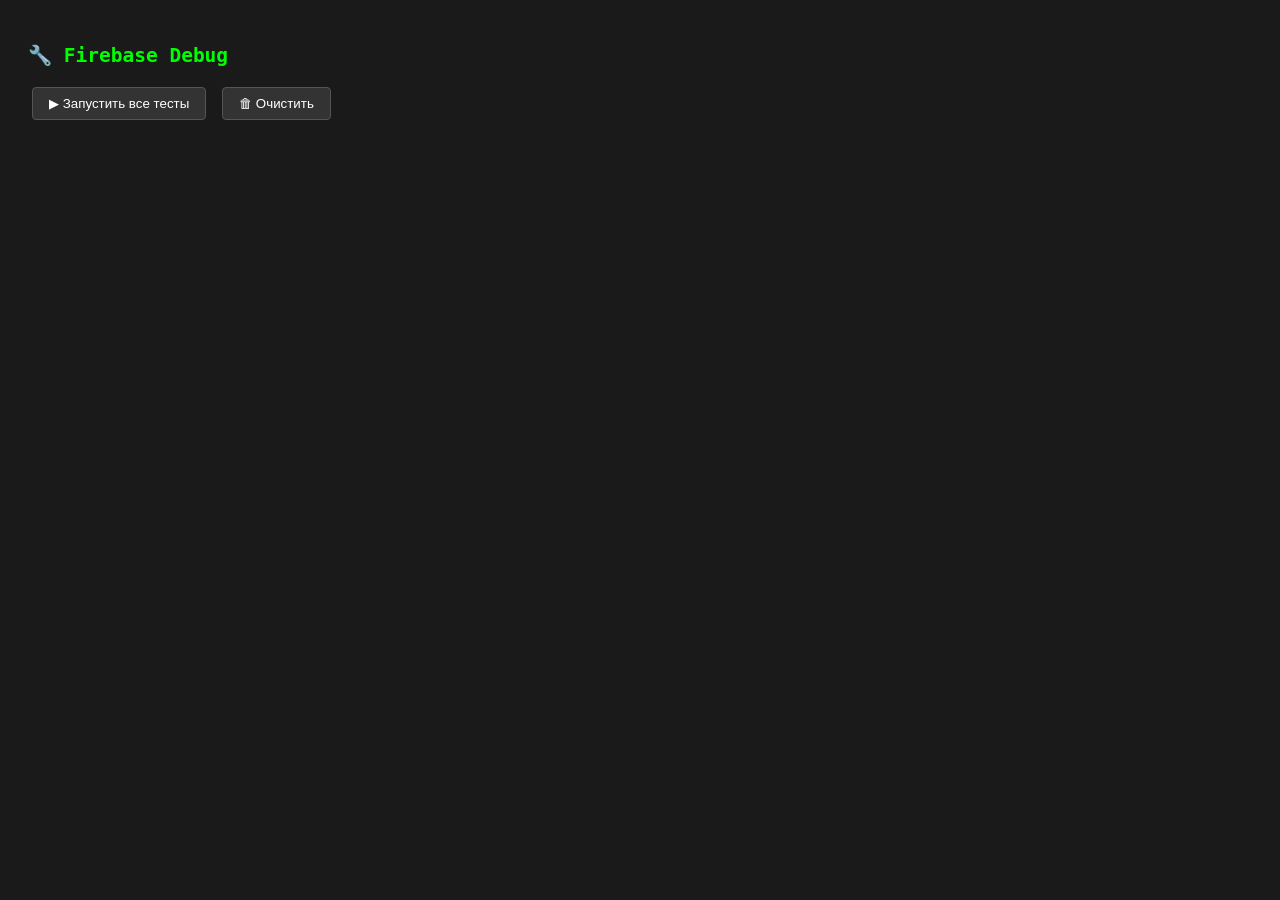
<file: debug.html>
<!DOCTYPE html>
<html lang="ru">
<head><meta charset="UTF-8"/><title>Debug Firebase</title>
<style>body{font-family:monospace;padding:20px;background:#1a1a1a;color:#00ff00}
.ok{color:#00ff00}.err{color:#ff4444}.info{color:#ffaa00}
pre{background:#111;padding:10px;border-radius:4px;overflow-x:auto;font-size:12px;margin:4px 0}
button{background:#333;color:#fff;border:1px solid #555;padding:8px 16px;cursor:pointer;margin:4px;border-radius:4px}
</style></head>
<body>
<h2>🔧 Firebase Debug</h2>
<button onclick="testAll()">▶ Запустить все тесты</button>
<button onclick="clearLog()">🗑 Очистить</button>
<div id="log"></div>
<script src="js/data.js"></script>
<script>
function log(msg, cls){
  var d=document.getElementById('log');
  var el=document.createElement('div');
  el.className=cls||'info';
  el.innerHTML=msg;
  d.appendChild(el);
}
function logPre(label, data, cls){
  log('<b>'+label+'</b>', cls||'info');
  var pre=document.createElement('pre');
  pre.textContent=typeof data==='string'?data:JSON.stringify(data,null,2);
  document.getElementById('log').appendChild(pre);
}
function clearLog(){ document.getElementById('log').innerHTML=''; }

function testAll(){
  clearLog();
  log('=== ТЕСТ 1: Прямой fetch к /orders ===','info');
  var url='https://firestore.googleapis.com/v1/projects/'+FIREBASE_CONFIG.projectId+'/databases/(default)/documents/orders';
  log('URL: '+url,'info');
  fetch(url)
    .then(function(r){
      log('HTTP статус: '+r.status+(r.ok?' ✓':' ✗'), r.ok?'ok':'err');
      return r.json();
    })
    .then(function(d){
      if(d.error){
        logPre('ОШИБКА Firebase:', d.error, 'err');
      } else if(d.documents){
        log('Документов найдено: '+d.documents.length,'ok');
        if(d.documents.length){
          logPre('Первый документ:', d.documents[0], 'ok');
        } else {
          log('Коллекция orders пуста (нет заказов)','info');
        }
      } else {
        logPre('Ответ без documents:', d, 'err');
      }
    })
    .catch(function(e){ log('FETCH ОШИБКА: '+e.message,'err'); });

  log('','info');
  log('=== ТЕСТ 2: fsList через data.js ===','info');
  fsList('orders', function(docs, err){
    if(err){
      logPre('fsList ОШИБКА:', err, 'err');
    } else {
      log('fsList вернул: '+docs.length+' документов', docs.length?'ok':'info');
      docs.slice(0,2).forEach(function(d,i){
        logPre('Документ '+i+':', docToObj(d), 'ok');
      });
    }
  });

  log('','info');
  log('=== ТЕСТ 3: loadOrdersFromFirebase ===','info');
  loadOrdersFromFirebase(function(orders){
    log('loadOrdersFromFirebase вернул: '+orders.length+' заказов', orders.length?'ok':'info');
    orders.slice(0,2).forEach(function(o,i){
      logPre('Заказ '+i+':', o, 'ok');
    });
    if(!orders.length) log('⚠ Заказов нет в Firebase или ошибка загрузки','err');
  });

  log('','info');
  log('=== ТЕСТ 4: Коллекция /users ===','info');
  fsList('users', function(docs, err){
    if(err){ logPre('users ОШИБКА:', err, 'err'); return; }
    log('users: '+docs.length+' документов', docs.length?'ok':'info');
    docs.slice(0,3).forEach(function(d,i){
      logPre('User '+i+':', docToObj(d), 'ok');
    });
  });

  log('','info');
  log('=== ТЕСТ 5: Продукты ===','info');
  loadProductsFromServer(function(prods){
    log('Товаров загружено: '+prods.length, prods.length?'ok':'err');
  });
}
</script>
</body>
</html>
</file>
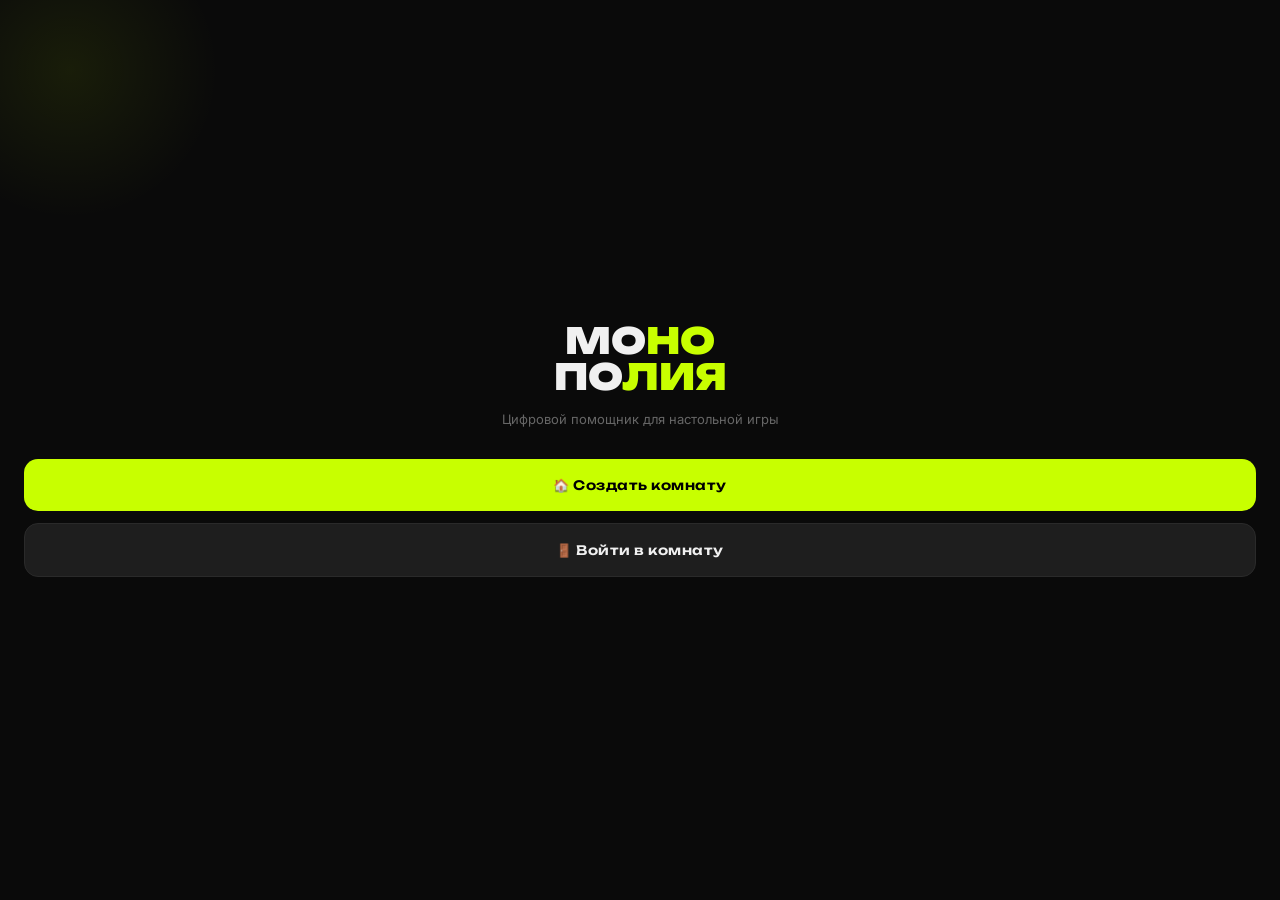
<file: mono.html>
<!DOCTYPE html>
<html lang="ru">
<head>
<meta charset="UTF-8">
<meta name="viewport" content="width=device-width, initial-scale=1.0, maximum-scale=1.0, user-scalable=no">
<title>Монополия</title>
<style>
  @import url('https://fonts.googleapis.com/css2?family=Unbounded:wght@400;600;700;900&family=Inter:wght@300;400;500&display=swap');

  :root {
    --bg: #0a0a0a;
    --surface: #141414;
    --surface2: #1e1e1e;
    --border: #2a2a2a;
    --accent: #c8ff00;
    --accent2: #ff6b35;
    --text: #f0f0f0;
    --muted: #666;
    --red: #ff4444;
    --green: #44ff88;
    --blue: #4488ff;
    --yellow: #ffcc00;
    --purple: #aa44ff;
    --orange: #ff8800;
  }

  * { box-sizing: border-box; margin: 0; padding: 0; -webkit-tap-highlight-color: transparent; }

  body {
    background: var(--bg);
    color: var(--text);
    font-family: 'Inter', sans-serif;
    min-height: 100vh;
    overflow-x: hidden;
  }

  .screen { display: none; min-height: 100vh; flex-direction: column; }
  .screen.active { display: flex; }

  /* ── HEADER ── */
  .header {
    padding: 20px 20px 0;
    display: flex;
    align-items: center;
    justify-content: space-between;
  }
  .logo {
    font-family: 'Unbounded', sans-serif;
    font-size: 18px;
    font-weight: 900;
    letter-spacing: -0.5px;
    color: var(--accent);
  }
  .room-code {
    font-family: 'Unbounded', sans-serif;
    font-size: 11px;
    color: var(--muted);
    background: var(--surface2);
    padding: 6px 12px;
    border-radius: 20px;
    letter-spacing: 2px;
  }

  /* ── BUTTONS ── */
  .btn {
    display: flex; align-items: center; justify-content: center;
    width: 100%; padding: 18px;
    border: none; border-radius: 14px; cursor: pointer;
    font-family: 'Unbounded', sans-serif;
    font-size: 13px; font-weight: 600;
    letter-spacing: 0.5px;
    transition: all 0.15s ease;
    outline: none;
  }
  .btn:active { transform: scale(0.97); }
  .btn-primary { background: var(--accent); color: #000; }
  .btn-secondary { background: var(--surface2); color: var(--text); border: 1px solid var(--border); }
  .btn-danger { background: rgba(255,68,68,0.15); color: var(--red); border: 1px solid rgba(255,68,68,0.3); }
  .btn-sm {
    width: auto; padding: 10px 18px;
    font-size: 11px; border-radius: 10px;
  }

  /* ── INPUTS ── */
  .input-group { margin-bottom: 16px; }
  .input-label { font-size: 11px; color: var(--muted); text-transform: uppercase; letter-spacing: 1px; margin-bottom: 8px; }
  input[type=text], input[type=number] {
    width: 100%; padding: 16px;
    background: var(--surface2); border: 1px solid var(--border);
    border-radius: 12px; color: var(--text);
    font-family: 'Inter', sans-serif; font-size: 16px;
    outline: none; transition: border-color 0.2s;
  }
  input:focus { border-color: var(--accent); }

  /* ── CARDS ── */
  .card {
    background: var(--surface);
    border: 1px solid var(--border);
    border-radius: 18px;
    padding: 20px;
  }

  /* ════════════════════════════════
     SCREEN: HOME
  ════════════════════════════════ */
  #screen-home {
    justify-content: center;
    align-items: center;
    padding: 40px 24px;
    gap: 16px;
    background: var(--bg);
    position: relative;
    overflow: hidden;
  }
  #screen-home::before {
    content: '';
    position: absolute;
    top: -80px; left: -80px;
    width: 300px; height: 300px;
    background: radial-gradient(circle, rgba(200,255,0,0.08) 0%, transparent 70%);
    pointer-events: none;
  }
  .home-title {
    font-family: 'Unbounded', sans-serif;
    font-size: 36px; font-weight: 900;
    line-height: 1; color: var(--text);
    text-align: center;
  }
  .home-title span { color: var(--accent); }
  .home-sub { font-size: 13px; color: var(--muted); text-align: center; margin-bottom: 16px; }
  .home-btns { width: 100%; display: flex; flex-direction: column; gap: 12px; }

  /* ════════════════════════════════
     SCREEN: SETUP (create / join)
  ════════════════════════════════ */
  #screen-setup { padding: 24px; gap: 20px; }
  .back-btn {
    background: none; border: none; color: var(--muted);
    font-size: 14px; cursor: pointer; display: flex; align-items: center; gap: 6px;
    padding: 0;
  }
  .screen-title {
    font-family: 'Unbounded', sans-serif;
    font-size: 22px; font-weight: 700;
  }

  /* Avatar picker */
  .avatar-grid {
    display: grid; grid-template-columns: repeat(5, 1fr); gap: 10px;
    margin-top: 8px;
  }
  .avatar-opt {
    aspect-ratio: 1; border-radius: 50%;
    display: flex; align-items: center; justify-content: center;
    font-size: 26px; cursor: pointer;
    border: 3px solid transparent;
    background: var(--surface2);
    transition: all 0.15s;
  }
  .avatar-opt.selected { border-color: var(--accent); background: rgba(200,255,0,0.1); }

  /* Color picker */
  .color-grid {
    display: flex; gap: 10px; flex-wrap: wrap; margin-top: 8px;
  }
  .color-opt {
    width: 36px; height: 36px; border-radius: 50%;
    cursor: pointer; border: 3px solid transparent;
    transition: all 0.15s; position: relative;
  }
  .color-opt.selected::after {
    content: '✓'; position: absolute; inset: 0;
    display: flex; align-items: center; justify-content: center;
    font-size: 14px; color: #000; font-weight: 700;
  }

  /* ════════════════════════════════
     SCREEN: LOBBY
  ════════════════════════════════ */
  #screen-lobby { padding: 24px; gap: 16px; }
  .lobby-code-box {
    background: var(--surface2); border: 1px solid var(--border);
    border-radius: 16px; padding: 20px; text-align: center;
  }
  .lobby-code-label { font-size: 11px; color: var(--muted); text-transform: uppercase; letter-spacing: 1.5px; }
  .lobby-code-big {
    font-family: 'Unbounded', sans-serif;
    font-size: 38px; font-weight: 900; color: var(--accent);
    letter-spacing: 8px; margin: 8px 0 4px;
  }
  .lobby-code-hint { font-size: 12px; color: var(--muted); }
  .players-list { display: flex; flex-direction: column; gap: 10px; }
  .player-item {
    display: flex; align-items: center; gap: 14px;
    background: var(--surface2); border-radius: 14px; padding: 14px 16px;
    border: 1px solid var(--border);
  }
  .player-avatar { font-size: 28px; }
  .player-dot { width: 10px; height: 10px; border-radius: 50%; margin-left: auto; }
  .player-name { font-size: 15px; font-weight: 500; }
  .player-you { font-size: 11px; color: var(--muted); }
  .host-badge {
    font-size: 10px; background: rgba(200,255,0,0.15);
    color: var(--accent); padding: 3px 8px; border-radius: 20px;
    font-weight: 600; letter-spacing: 0.5px; margin-left: 8px;
  }
  .player-color-bar { width: 4px; height: 40px; border-radius: 4px; flex-shrink: 0; }

  /* ════════════════════════════════
     SCREEN: GAME
  ════════════════════════════════ */
  #screen-game { padding: 0; }
  .game-header {
    padding: 20px 20px 0;
    display: flex; align-items: center; justify-content: space-between;
  }
  .turn-indicator {
    font-family: 'Unbounded', sans-serif;
    font-size: 12px; color: var(--muted); text-transform: uppercase; letter-spacing: 1px;
  }
  .turn-name { font-size: 18px; font-weight: 700; margin-top: 2px; }

  .game-tabs {
    display: flex; gap: 0; margin: 16px 20px 0;
    background: var(--surface2); border-radius: 14px; padding: 4px;
    border: 1px solid var(--border);
  }
  .tab-btn {
    flex: 1; padding: 10px 6px; background: none; border: none;
    color: var(--muted); font-family: 'Inter', sans-serif;
    font-size: 12px; font-weight: 500; cursor: pointer;
    border-radius: 10px; transition: all 0.2s;
  }
  .tab-btn.active { background: var(--surface); color: var(--text); }

  .tab-content { display: none; padding: 16px 20px 100px; flex-direction: column; gap: 14px; }
  .tab-content.active { display: flex; }

  /* DICE */
  .dice-section { display: flex; flex-direction: column; align-items: center; gap: 20px; padding: 10px 0; }
  .dice-wrap { display: flex; gap: 16px; }
  .die {
    width: 90px; height: 90px;
    background: var(--surface2); border-radius: 20px;
    display: flex; align-items: center; justify-content: center;
    font-size: 48px; border: 2px solid var(--border);
    transition: all 0.3s ease;
  }
  .die.rolling { animation: diceRoll 0.5s ease; }
  @keyframes diceRoll {
    0% { transform: rotate(0deg) scale(1); }
    25% { transform: rotate(-15deg) scale(1.1); }
    50% { transform: rotate(15deg) scale(0.9); }
    75% { transform: rotate(-10deg) scale(1.05); }
    100% { transform: rotate(0deg) scale(1); }
  }
  .dice-result {
    font-family: 'Unbounded', sans-serif;
    font-size: 14px; color: var(--muted);
  }
  .dice-result span { color: var(--accent); font-size: 22px; font-weight: 700; }
  .dice-history { width: 100%; }
  .dice-history-title { font-size: 11px; color: var(--muted); text-transform: uppercase; letter-spacing: 1px; margin-bottom: 10px; }
  .dice-log { display: flex; flex-direction: column; gap: 8px; }
  .dice-log-item {
    display: flex; align-items: center; gap: 12px;
    padding: 10px 14px; background: var(--surface2);
    border-radius: 10px; border: 1px solid var(--border);
  }
  .dice-log-avatar { font-size: 18px; }
  .dice-log-name { font-size: 13px; flex: 1; }
  .dice-log-val {
    font-family: 'Unbounded', sans-serif;
    font-size: 15px; color: var(--accent); font-weight: 700;
  }
  .dice-log-detail { font-size: 11px; color: var(--muted); }

  /* PROPERTIES */
  .props-section { display: flex; flex-direction: column; gap: 10px; }
  .prop-card {
    background: var(--surface2); border-radius: 14px;
    border: 1px solid var(--border); overflow: hidden;
  }
  .prop-bar { height: 6px; }
  .prop-body { padding: 14px 16px; display: flex; align-items: center; gap: 12px; }
  .prop-name { font-size: 14px; font-weight: 500; flex: 1; }
  .prop-owner { font-size: 12px; color: var(--muted); }
  .prop-price {
    font-family: 'Unbounded', sans-serif;
    font-size: 13px; color: var(--accent); font-weight: 600;
  }
  .prop-actions { display: flex; gap: 8px; padding: 0 16px 14px; }
  .prop-houses { display: flex; gap: 4px; align-items: center; margin-top: 2px; }
  .house-dot { width: 10px; height: 10px; border-radius: 2px; background: var(--green); }
  .house-hotel { width: 14px; height: 10px; border-radius: 2px; background: var(--red); }

  /* ADD PROPERTY */
  .add-prop-form { display: flex; flex-direction: column; gap: 12px; }
  .color-select-row { display: flex; gap: 8px; flex-wrap: wrap; }
  .color-select-chip {
    padding: 8px 14px; border-radius: 20px; border: 2px solid transparent;
    font-size: 12px; font-weight: 500; cursor: pointer; transition: all 0.15s;
    background: var(--surface2);
  }
  .color-select-chip.selected { border-color: currentColor; }

  /* CHANCE */
  .chance-card {
    border-radius: 20px; overflow: hidden; position: relative;
  }
  .chance-inner {
    background: var(--surface2);
    border: 2px solid var(--border);
    border-radius: 20px;
    padding: 28px 24px;
    text-align: center;
    min-height: 200px;
    display: flex; flex-direction: column;
    align-items: center; justify-content: center; gap: 16px;
  }
  .chance-icon { font-size: 52px; }
  .chance-type {
    font-family: 'Unbounded', sans-serif;
    font-size: 10px; text-transform: uppercase; letter-spacing: 2px;
    color: var(--muted);
  }
  .chance-text {
    font-size: 17px; font-weight: 500; line-height: 1.5;
    max-width: 280px;
  }
  .chance-amount {
    font-family: 'Unbounded', sans-serif;
    font-size: 28px; font-weight: 900; color: var(--accent);
  }
  .chance-amount.negative { color: var(--red); }
  .chance-history { display: flex; flex-direction: column; gap: 8px; }
  .chance-log-item {
    display: flex; gap: 12px; align-items: center;
    padding: 10px 14px; background: var(--surface2);
    border-radius: 10px; border: 1px solid var(--border);
  }
  .chance-log-icon { font-size: 18px; }
  .chance-log-text { font-size: 13px; flex: 1; line-height: 1.4; }
  .chance-log-amount { font-size: 13px; font-weight: 600; font-family: 'Unbounded', sans-serif; }

  /* TRADE */
  .trade-section { display: flex; flex-direction: column; gap: 14px; }
  .trade-form { display: flex; flex-direction: column; gap: 12px; }
  .trade-side { border-radius: 14px; background: var(--surface2); border: 1px solid var(--border); padding: 14px; }
  .trade-side-title { font-size: 11px; color: var(--muted); text-transform: uppercase; letter-spacing: 1px; margin-bottom: 10px; }
  .trade-player-select {
    width: 100%; padding: 12px 14px;
    background: var(--bg); border: 1px solid var(--border);
    border-radius: 10px; color: var(--text);
    font-family: 'Inter', sans-serif; font-size: 14px;
    outline: none;
  }
  .trade-props-select {
    display: flex; flex-direction: column; gap: 6px; margin-top: 10px;
  }
  .trade-prop-item {
    display: flex; align-items: center; gap: 10px;
    padding: 10px 12px; background: var(--bg);
    border-radius: 10px; border: 1px solid var(--border); cursor: pointer;
  }
  .trade-prop-item.selected { border-color: var(--accent); background: rgba(200,255,0,0.05); }
  .trade-prop-dot { width: 10px; height: 10px; border-radius: 50%; flex-shrink: 0; }
  .trade-prop-name { font-size: 13px; flex: 1; }
  .trade-check { font-size: 16px; color: var(--accent); opacity: 0; transition: opacity 0.15s; }
  .trade-prop-item.selected .trade-check { opacity: 1; }
  .trade-money-row { display: flex; gap: 8px; align-items: center; margin-top: 8px; }
  .trade-money-input {
    flex: 1; padding: 12px; background: var(--bg);
    border: 1px solid var(--border); border-radius: 10px;
    color: var(--text); font-family: 'Unbounded', sans-serif;
    font-size: 16px; outline: none;
  }
  .trade-preview {
    background: var(--surface2); border: 1px solid var(--border);
    border-radius: 14px; padding: 16px;
  }
  .trade-preview-title { font-size: 11px; color: var(--muted); text-transform: uppercase; letter-spacing: 1px; margin-bottom: 12px; }
  .trade-arrow {
    display: flex; align-items: center; gap: 10px;
    font-size: 13px; margin: 6px 0;
  }
  .trade-arrow .arrow { color: var(--muted); font-size: 18px; }
  .trade-history { display: flex; flex-direction: column; gap: 8px; }
  .trade-log {
    padding: 12px 14px; background: var(--surface2);
    border-radius: 12px; border: 1px solid var(--border);
    font-size: 12px; line-height: 1.6; color: var(--muted);
  }
  .trade-log strong { color: var(--text); }

  /* PLAYERS TAB */
  .players-overview { display: flex; flex-direction: column; gap: 12px; }
  .player-card {
    background: var(--surface2); border-radius: 16px;
    border: 1px solid var(--border); overflow: hidden;
  }
  .player-card-header {
    display: flex; align-items: center; gap: 14px; padding: 16px;
    border-bottom: 1px solid var(--border);
  }
  .player-card-avatar { font-size: 32px; }
  .player-card-name { font-size: 16px; font-weight: 600; }
  .player-card-money {
    font-family: 'Unbounded', sans-serif;
    font-size: 18px; color: var(--accent); font-weight: 700; margin-left: auto;
  }
  .player-props { padding: 12px 16px; display: flex; flex-wrap: wrap; gap: 6px; }
  .player-prop-chip {
    padding: 6px 12px; border-radius: 20px;
    font-size: 11px; font-weight: 500; color: #000;
  }
  .player-stats { padding: 0 16px 14px; display: flex; gap: 20px; }
  .player-stat { font-size: 12px; color: var(--muted); }
  .player-stat span { color: var(--text); font-weight: 600; display: block; font-size: 14px; }

  /* MONEY TRANSFER */
  .money-section { display: flex; flex-direction: column; gap: 14px; }
  .money-quick { display: grid; grid-template-columns: repeat(3, 1fr); gap: 8px; }
  .money-quick-btn {
    padding: 14px 8px; background: var(--surface2);
    border: 1px solid var(--border); border-radius: 12px;
    color: var(--text); font-family: 'Unbounded', sans-serif;
    font-size: 13px; cursor: pointer; text-align: center;
    transition: all 0.15s;
  }
  .money-quick-btn:active { transform: scale(0.96); background: var(--surface); }

  /* BOTTOM NAV */
  .bottom-nav {
    position: fixed; bottom: 0; left: 0; right: 0;
    background: rgba(10,10,10,0.95);
    backdrop-filter: blur(20px);
    border-top: 1px solid var(--border);
    display: flex; padding: 8px 0 20px;
    z-index: 100;
  }
  .nav-btn {
    flex: 1; display: flex; flex-direction: column;
    align-items: center; gap: 4px;
    background: none; border: none; cursor: pointer;
    color: var(--muted); padding: 8px 0;
    font-size: 10px; font-family: 'Inter', sans-serif;
    transition: color 0.15s;
  }
  .nav-btn.active { color: var(--accent); }
  .nav-icon { font-size: 22px; }

  /* MODALS */
  .modal-overlay {
    display: none; position: fixed; inset: 0;
    background: rgba(0,0,0,0.8); backdrop-filter: blur(8px);
    z-index: 200; align-items: flex-end;
  }
  .modal-overlay.open { display: flex; }
  .modal-sheet {
    background: var(--surface); border-radius: 24px 24px 0 0;
    width: 100%; max-height: 85vh; overflow-y: auto;
    padding: 12px 24px 40px; border: 1px solid var(--border);
    border-bottom: none;
  }
  .modal-handle {
    width: 40px; height: 4px; background: var(--border);
    border-radius: 2px; margin: 0 auto 20px;
  }
  .modal-title {
    font-family: 'Unbounded', sans-serif;
    font-size: 20px; font-weight: 700; margin-bottom: 20px;
  }

  /* TOAST */
  .toast {
    position: fixed; top: 20px; left: 50%; transform: translateX(-50%);
    background: var(--surface2); border: 1px solid var(--border);
    border-radius: 12px; padding: 12px 20px;
    font-size: 13px; z-index: 999;
    opacity: 0; transition: opacity 0.3s;
    white-space: nowrap; max-width: 90vw;
  }
  .toast.show { opacity: 1; }

  /* TURN INDICATOR BAR */
  .turn-bar {
    height: 3px; background: var(--border);
    margin: 12px 20px 0; border-radius: 2px; overflow: hidden;
  }
  .turn-bar-fill { height: 100%; border-radius: 2px; transition: width 0.5s ease; }

  /* MISC */
  .section-title { font-size: 11px; color: var(--muted); text-transform: uppercase; letter-spacing: 1.5px; margin-bottom: 8px; }
  .divider { height: 1px; background: var(--border); margin: 4px 0; }
  .empty-state { text-align: center; padding: 40px 20px; color: var(--muted); font-size: 14px; }
  .empty-state .empty-icon { font-size: 48px; margin-bottom: 12px; }
  .badge { display: inline-block; padding: 4px 10px; border-radius: 20px; font-size: 11px; font-weight: 600; }
  .badge-green { background: rgba(68,255,136,0.15); color: var(--green); }
  .badge-red { background: rgba(255,68,68,0.15); color: var(--red); }

  .flex-row { display: flex; gap: 10px; }
  .flex-col { display: flex; flex-direction: column; gap: 8px; }

  /* Prison button */
  .prison-btn {
    background: rgba(255,68,68,0.1); border: 1px solid rgba(255,68,68,0.3);
    color: var(--red); border-radius: 12px; padding: 14px 16px;
    display: flex; align-items: center; gap: 12px; cursor: pointer;
    font-size: 14px; font-family: 'Inter', sans-serif;
  }
  .jail-indicator {
    background: rgba(255,68,68,0.15); border-radius: 8px;
    padding: 4px 10px; font-size: 11px; color: var(--red);
  }

  .spinner {
    width: 20px; height: 20px; border: 2px solid var(--border);
    border-top-color: var(--accent); border-radius: 50%;
    animation: spin 0.7s linear infinite; display: inline-block;
  }
  @keyframes spin { to { transform: rotate(360deg); } }
</style>
</head>
<body>

<!-- ═══════════════════════════════════════════
     SCREEN: HOME
═══════════════════════════════════════════ -->
<div id="screen-home" class="screen active">
  <div class="home-title">МО<span>НО</span><br>ПО<span>ЛИЯ</span></div>
  <p class="home-sub">Цифровой помощник для настольной игры</p>
  <div class="home-btns">
    <button class="btn btn-primary" onclick="showSetup('create')">🏠 Создать комнату</button>
    <button class="btn btn-secondary" onclick="showSetup('join')">🚪 Войти в комнату</button>
  </div>
</div>

<!-- ═══════════════════════════════════════════
     SCREEN: SETUP
═══════════════════════════════════════════ -->
<div id="screen-setup" class="screen">
  <div style="padding:24px;display:flex;flex-direction:column;gap:20px;flex:1;">
    <button class="back-btn" onclick="showScreen('home')">← Назад</button>
    <div class="screen-title" id="setup-title">Создать комнату</div>

    <div class="input-group">
      <div class="input-label">Твой ник</div>
      <input type="text" id="setup-name" placeholder="Например: Арсений" maxlength="16">
    </div>

    <div>
      <div class="input-label">Аватар</div>
      <div class="avatar-grid" id="avatar-grid"></div>
    </div>

    <div>
      <div class="input-label">Цвет фишки</div>
      <div class="color-grid" id="color-grid"></div>
    </div>

    <div id="join-code-group" style="display:none;">
      <div class="input-label">Код комнаты</div>
      <input type="text" id="join-code" placeholder="XXXX" maxlength="4" style="text-transform:uppercase;font-family:'Unbounded',sans-serif;letter-spacing:6px;font-size:22px;">
    </div>

    <button class="btn btn-primary" onclick="doSetup()" id="setup-btn" style="margin-top:auto;">Создать комнату</button>
  </div>
</div>

<!-- ═══════════════════════════════════════════
     SCREEN: LOBBY
═══════════════════════════════════════════ -->
<div id="screen-lobby" class="screen">
  <div style="padding:24px;display:flex;flex-direction:column;gap:16px;flex:1;">
    <div class="header" style="padding:0;">
      <div class="logo">МОНОПОЛИЯ</div>
    </div>

    <div class="lobby-code-box">
      <div class="lobby-code-label">Код комнаты</div>
      <div class="lobby-code-big" id="lobby-code-display">----</div>
      <div class="lobby-code-hint">Поделитесь кодом с игроками</div>
    </div>

    <div class="section-title">Игроки (<span id="lobby-count">1</span>/8)</div>
    <div class="players-list" id="lobby-players"></div>

    <div style="margin-top:auto;display:flex;flex-direction:column;gap:10px;">
      <button class="btn btn-primary" id="start-game-btn" onclick="startGame()">▶ Начать игру</button>
      <button class="btn btn-secondary" onclick="addBotPlayer()">+ Добавить бота</button>
    </div>
  </div>
</div>

<!-- ═══════════════════════════════════════════
     SCREEN: GAME
═══════════════════════════════════════════ -->
<div id="screen-game" class="screen">
  <div class="game-header">
    <div>
      <div class="turn-indicator">ХОД ИГРОКА</div>
      <div class="turn-name" id="turn-name">—</div>
    </div>
    <div id="current-player-avatar" style="font-size:32px;">🎩</div>
  </div>
  <div class="turn-bar"><div class="turn-bar-fill" id="turn-bar-fill" style="width:12.5%"></div></div>

  <div class="game-tabs">
    <button class="tab-btn active" onclick="switchTab('dice')">🎲 Кубик</button>
    <button class="tab-btn" onclick="switchTab('props')">🏠 Улицы</button>
    <button class="tab-btn" onclick="switchTab('chance')">🃏 Шанс</button>
    <button class="tab-btn" onclick="switchTab('trade')">🤝 Обмен</button>
    <button class="tab-btn" onclick="switchTab('players')">👥 Игроки</button>
  </div>

  <!-- DICE TAB -->
  <div id="tab-dice" class="tab-content active">
    <div class="dice-section">
      <div class="dice-wrap">
        <div class="die" id="die1">⚀</div>
        <div class="die" id="die2">⚀</div>
      </div>
      <div class="dice-result" id="dice-result">Бросьте кубики</div>
      <button class="btn btn-primary" id="roll-btn" onclick="rollDice()" style="max-width:240px;">🎲 Бросить кубики</button>
      <div id="double-msg" style="display:none;text-align:center;">
        <div class="badge badge-green">🎉 ДУБЛЬ! Ещё один ход</div>
      </div>
      <div id="jail-controls" style="display:none;width:100%;">
        <div class="prison-btn" onclick="payJailFine()">
          <span style="font-size:24px;">🔓</span>
          <div>
            <div style="font-weight:600;">Заплатить залог</div>
            <div style="font-size:12px;color:var(--muted);">₽50 и выйти из тюрьмы</div>
          </div>
        </div>
      </div>
    </div>

    <div class="dice-history">
      <div class="dice-history-title">История бросков</div>
      <div class="dice-log" id="dice-log"></div>
    </div>

    <div style="margin-top:8px;">
      <button class="btn btn-secondary" onclick="endTurn()">Завершить ход →</button>
    </div>
  </div>

  <!-- PROPS TAB -->
  <div id="tab-props" class="tab-content">
    <div style="display:flex;gap:8px;">
      <button class="btn btn-primary btn-sm" onclick="openAddProp()" style="flex:1;">+ Добавить улицу</button>
      <button class="btn btn-secondary btn-sm" onclick="openBankAction()" style="flex:1;">🏦 Банк</button>
    </div>
    <div class="props-section" id="props-list"></div>
  </div>

  <!-- CHANCE TAB -->
  <div id="tab-chance" class="tab-content">
    <div class="chance-card">
      <div class="chance-inner" id="chance-display">
        <div class="chance-icon">🃏</div>
        <div class="chance-type">Карточка шанс</div>
        <div class="chance-text">Нажмите кнопку, чтобы вытащить карточку</div>
      </div>
    </div>
    <button class="btn btn-primary" onclick="drawChanceCard()">🃏 Вытащить карточку</button>
    <button class="btn btn-secondary" onclick="drawCommunityCard()">📦 Общая казна</button>
    <div class="chance-history" id="chance-log"></div>
  </div>

  <!-- TRADE TAB -->
  <div id="tab-trade" class="tab-content">
    <div class="trade-section">
      <div class="card trade-form">
        <div class="section-title">Новый обмен</div>
        <div class="trade-side">
          <div class="trade-side-title">Вы предлагаете</div>
          <select class="trade-player-select" id="trade-with">
            <option value="">— Выбрать игрока —</option>
          </select>
          <div class="trade-props-select" id="my-trade-props"></div>
          <div class="trade-money-row">
            <input type="number" class="trade-money-input" id="my-trade-money" placeholder="₽0" min="0">
            <div style="font-size:12px;color:var(--muted);">деньги</div>
          </div>
        </div>
        <div style="text-align:center;color:var(--muted);font-size:22px;">⇅</div>
        <div class="trade-side">
          <div class="trade-side-title">Вы хотите получить</div>
          <div class="trade-props-select" id="their-trade-props"></div>
          <div class="trade-money-row">
            <input type="number" class="trade-money-input" id="their-trade-money" placeholder="₽0" min="0">
            <div style="font-size:12px;color:var(--muted);">деньги</div>
          </div>
        </div>
        <button class="btn btn-primary" onclick="executeTrade()">✅ Провести обмен</button>
      </div>

      <div>
        <div class="section-title">История обменов</div>
        <div class="trade-history" id="trade-log">
          <div class="empty-state"><div class="empty-icon">🤝</div>Обменов пока нет</div>
        </div>
      </div>
    </div>
  </div>

  <!-- PLAYERS TAB -->
  <div id="tab-players" class="tab-content">
    <div class="players-overview" id="players-overview"></div>
    <div style="margin-top:8px;display:flex;flex-direction:column;gap:10px;">
      <button class="btn btn-secondary" onclick="openMoneyTransfer()">💸 Передать деньги</button>
      <button class="btn btn-danger" onclick="bankruptPlayer()">💀 Объявить банкротство</button>
    </div>
  </div>

  <div class="bottom-nav">
    <button class="nav-btn active" onclick="switchTab('dice')" id="nav-dice">
      <div class="nav-icon">🎲</div><div>Кубик</div>
    </button>
    <button class="nav-btn" onclick="switchTab('props')" id="nav-props">
      <div class="nav-icon">🏠</div><div>Улицы</div>
    </button>
    <button class="nav-btn" onclick="switchTab('chance')" id="nav-chance">
      <div class="nav-icon">🃏</div><div>Шанс</div>
    </button>
    <button class="nav-btn" onclick="switchTab('trade')" id="nav-trade">
      <div class="nav-icon">🤝</div><div>Обмен</div>
    </button>
    <button class="nav-btn" onclick="switchTab('players')" id="nav-players">
      <div class="nav-icon">👥</div><div>Игроки</div>
    </button>
  </div>
</div>

<!-- ═══════════════════════════════════════════
     MODALS
═══════════════════════════════════════════ -->

<!-- Add Property Modal -->
<div class="modal-overlay" id="modal-addprop">
  <div class="modal-sheet">
    <div class="modal-handle"></div>
    <div class="modal-title">Добавить улицу</div>
    <div class="add-prop-form">
      <div class="input-group">
        <div class="input-label">Название улицы</div>
        <input type="text" id="prop-name-input" placeholder="Например: Тверская улица" maxlength="30">
      </div>
      <div class="input-group">
        <div class="input-label">Цена покупки</div>
        <input type="number" id="prop-price-input" placeholder="200">
      </div>
      <div class="input-group">
        <div class="input-label">Рента</div>
        <input type="number" id="prop-rent-input" placeholder="20">
      </div>
      <div>
        <div class="input-label">Цвет группы</div>
        <div class="color-select-row" id="prop-color-select"></div>
      </div>
      <div>
        <div class="input-label">Владелец</div>
        <select class="trade-player-select" id="prop-owner-select"></select>
      </div>
      <div style="display:flex;gap:10px;margin-top:8px;">
        <button class="btn btn-secondary" style="flex:1;" onclick="closeModal('modal-addprop')">Отмена</button>
        <button class="btn btn-primary" style="flex:1;" onclick="addProperty()">Добавить</button>
      </div>
    </div>
  </div>
</div>

<!-- Bank Action Modal -->
<div class="modal-overlay" id="modal-bank">
  <div class="modal-sheet">
    <div class="modal-handle"></div>
    <div class="modal-title">🏦 Банк</div>
    <div style="display:flex;flex-direction:column;gap:12px;">
      <div class="section-title">Получить от банка</div>
      <select class="trade-player-select" id="bank-player">
        <option value="">— Выбрать игрока —</option>
      </select>
      <div class="money-quick" id="bank-amounts">
        <div class="money-quick-btn" onclick="bankGive(50)">₽50</div>
        <div class="money-quick-btn" onclick="bankGive(100)">₽100</div>
        <div class="money-quick-btn" onclick="bankGive(200)">₽200</div>
        <div class="money-quick-btn" onclick="bankGive(500)">₽500</div>
        <div class="money-quick-btn" onclick="bankGive(1000)">₽1000</div>
        <div class="money-quick-btn" onclick="bankGive(1500)">Старт</div>
      </div>
      <div class="input-group">
        <div class="input-label">Другая сумма</div>
        <div style="display:flex;gap:8px;">
          <input type="number" id="bank-custom" placeholder="₽" style="flex:1;">
          <button class="btn btn-primary btn-sm" onclick="bankGiveCustom()">Дать</button>
          <button class="btn btn-danger btn-sm" onclick="bankTakeCustom()">Взять</button>
        </div>
      </div>
      <button class="btn btn-secondary" onclick="closeModal('modal-bank')">Закрыть</button>
    </div>
  </div>
</div>

<!-- Money Transfer Modal -->
<div class="modal-overlay" id="modal-money">
  <div class="modal-sheet">
    <div class="modal-handle"></div>
    <div class="modal-title">💸 Передать деньги</div>
    <div style="display:flex;flex-direction:column;gap:12px;">
      <div class="input-group">
        <div class="input-label">От кого</div>
        <select class="trade-player-select" id="money-from"></select>
      </div>
      <div class="input-group">
        <div class="input-label">Кому</div>
        <select class="trade-player-select" id="money-to"></select>
      </div>
      <div class="input-group">
        <div class="input-label">Сумма</div>
        <input type="number" id="money-amount" placeholder="₽">
      </div>
      <div class="money-quick">
        <div class="money-quick-btn" onclick="setTransferAmount(50)">₽50</div>
        <div class="money-quick-btn" onclick="setTransferAmount(100)">₽100</div>
        <div class="money-quick-btn" onclick="setTransferAmount(200)">₽200</div>
        <div class="money-quick-btn" onclick="setTransferAmount(500)">₽500</div>
        <div class="money-quick-btn" onclick="setTransferAmount(1000)">₽1000</div>
        <div class="money-quick-btn" onclick="setTransferAmount(1500)">₽1500</div>
      </div>
      <div style="display:flex;gap:10px;">
        <button class="btn btn-secondary" style="flex:1;" onclick="closeModal('modal-money')">Отмена</button>
        <button class="btn btn-primary" style="flex:1;" onclick="doTransfer()">Передать</button>
      </div>
    </div>
  </div>
</div>

<!-- Property Detail Modal -->
<div class="modal-overlay" id="modal-prop-detail">
  <div class="modal-sheet">
    <div class="modal-handle"></div>
    <div class="modal-title" id="prop-detail-name">Улица</div>
    <div style="display:flex;flex-direction:column;gap:12px;" id="prop-detail-body"></div>
  </div>
</div>

<!-- Toast -->
<div class="toast" id="toast"></div>

<script>
// ══════════════════════════════════════
// STATE
// ══════════════════════════════════════
const AVATARS = ['🎩','🚗','👛','🐕','🛳️','👞','🎲','🦁','🐉','🦊','👑','🎸','🌙','⚡','🍀'];
const COLORS = [
  {name:'Красный', hex:'#ff4444'},
  {name:'Синий', hex:'#4488ff'},
  {name:'Зелёный', hex:'#44ff88'},
  {name:'Жёлтый', hex:'#ffcc00'},
  {name:'Фиолетовый', hex:'#aa44ff'},
  {name:'Оранжевый', hex:'#ff8800'},
  {name:'Розовый', hex:'#ff44aa'},
  {name:'Голубой', hex:'#44ddff'},
];
const PROP_COLORS = [
  {name:'Коричневые', hex:'#8B4513', key:'brown'},
  {name:'Голубые', hex:'#87CEEB', key:'lightblue'},
  {name:'Розовые', hex:'#FF69B4', key:'pink'},
  {name:'Оранжевые', hex:'#FFA500', key:'orange'},
  {name:'Красные', hex:'#FF0000', key:'red'},
  {name:'Жёлтые', hex:'#FFD700', key:'yellow'},
  {name:'Зелёные', hex:'#228B22', key:'green'},
  {name:'Тёмно-синие', hex:'#00008B', key:'darkblue'},
  {name:'Станции', hex:'#888', key:'station'},
  {name:'Коммунальные', hex:'#aaa', key:'utility'},
];

const CHANCE_CARDS = [
  {icon:'💰', text:'Получите дивиденды по акциям', amount:+50, type:'ШАНС'},
  {icon:'🏗️', text:'Ремонт на всех ваших улицах: ₽25 за дом, ₽100 за отель', amount:-25, type:'ШАНС', perHouse:true},
  {icon:'🚔', text:'Идите в тюрьму! Не проходите GO', amount:0, type:'ШАНС', jail:true},
  {icon:'🎉', text:'Это ваш день рождения! Каждый игрок платит вам', amount:+10, type:'ШАНС', fromAll:true},
  {icon:'📜', text:'Карточка "Выйти из тюрьмы бесплатно"', amount:0, type:'ШАНС', getOutJail:true},
  {icon:'💳', text:'Заплатите штраф за превышение скорости', amount:-15, type:'ШАНС'},
  {icon:'🏦', text:'Банк ошибся в вашу пользу — получите', amount:+200, type:'ШАНС'},
  {icon:'🔙', text:'Вернитесь на 3 клетки назад', amount:0, type:'ШАНС'},
  {icon:'💵', text:'Продали акции. Получите', amount:+150, type:'ШАНС'},
  {icon:'🎓', text:'Оплатите обучение в колледже', amount:-150, type:'ШАНС'},
];
const COMMUNITY_CARDS = [
  {icon:'🏆', text:'Вы заняли второе место на конкурсе красоты', amount:+10, type:'КАЗНА'},
  {icon:'🏥', text:'Оплата врача', amount:-50, type:'КАЗНА'},
  {icon:'💰', text:'Наследство. Получите', amount:+100, type:'КАЗНА'},
  {icon:'🔧', text:'Ремонт улиц: ₽40 за дом, ₽115 за отель', amount:-40, type:'КАЗНА', perHouse:true},
  {icon:'📜', text:'Карточка "Выйти из тюрьмы бесплатно"', amount:0, type:'КАЗНА', getOutJail:true},
  {icon:'💵', text:'Возврат подоходного налога. Получите', amount:+20, type:'КАЗНА'},
  {icon:'🎂', text:'День рождения! Получите от банка', amount:+100, type:'КАЗНА'},
  {icon:'🏗️', text:'Оценка стоимости вашего дома', amount:-100, type:'КАЗНА'},
  {icon:'🚔', text:'Идите в тюрьму!', amount:0, type:'КАЗНА', jail:true},
  {icon:'💰', text:'Страховой выплата. Получите', amount:+25, type:'КАЗНА'},
];

const DICE_FACES = ['⚀','⚁','⚂','⚃','⚄','⚅'];

let state = {
  mode: null, // 'host' | 'join'
  roomCode: '',
  myId: null,
  setupAvatar: '🎩',
  setupColor: COLORS[0].hex,
  selectedPropColor: 'brown',
  players: [],
  properties: [],
  currentTurn: 0,
  diceLog: [],
  chanceLog: [],
  tradeLog: [],
  selectedMyProps: [],
  selectedTheirProps: [],
  tradeFirstLog: true,
};

// ══════════════════════════════════════
// INIT
// ══════════════════════════════════════
function init() {
  buildAvatarGrid();
  buildColorGrid();
  buildPropColorSelect();
}

function buildAvatarGrid() {
  const grid = document.getElementById('avatar-grid');
  grid.innerHTML = AVATARS.map((a,i) =>
    `<div class="avatar-opt ${i===0?'selected':''}" onclick="selectAvatar('${a}',this)">${a}</div>`
  ).join('');
}

function buildColorGrid() {
  const grid = document.getElementById('color-grid');
  grid.innerHTML = COLORS.map((c,i) =>
    `<div class="color-opt ${i===0?'selected':''}" style="background:${c.hex}" onclick="selectColor('${c.hex}',this)" title="${c.name}"></div>`
  ).join('');
}

function buildPropColorSelect() {
  const sel = document.getElementById('prop-color-select');
  sel.innerHTML = PROP_COLORS.map(c =>
    `<div class="color-select-chip ${c.key===state.selectedPropColor?'selected':''}"
      style="color:${c.hex};border-color:${c.key===state.selectedPropColor?c.hex:'transparent'}"
      onclick="selectPropColor('${c.key}','${c.hex}',this)">${c.name}</div>`
  ).join('');
}

function selectAvatar(a, el) {
  state.setupAvatar = a;
  document.querySelectorAll('.avatar-opt').forEach(e => e.classList.remove('selected'));
  el.classList.add('selected');
}

function selectColor(hex, el) {
  state.setupColor = hex;
  document.querySelectorAll('.color-opt').forEach(e => e.classList.remove('selected'));
  el.classList.add('selected');
}

function selectPropColor(key, hex, el) {
  state.selectedPropColor = key;
  document.querySelectorAll('.color-select-chip').forEach(e => {
    e.classList.remove('selected');
    e.style.borderColor = 'transparent';
  });
  el.classList.add('selected');
  el.style.borderColor = hex;
}

// ══════════════════════════════════════
// SCREENS
// ══════════════════════════════════════
function showScreen(id) {
  document.querySelectorAll('.screen').forEach(s => s.classList.remove('active'));
  document.getElementById('screen-' + id).classList.add('active');
}

function showSetup(mode) {
  state.mode = mode;
  document.getElementById('setup-title').textContent = mode === 'create' ? 'Создать комнату' : 'Войти в комнату';
  document.getElementById('setup-btn').textContent = mode === 'create' ? 'Создать комнату' : 'Войти в комнату';
  document.getElementById('join-code-group').style.display = mode === 'join' ? 'block' : 'none';
  showScreen('setup');
}

function doSetup() {
  const name = document.getElementById('setup-name').value.trim();
  if (!name) { showToast('Введите ник!'); return; }

  const myPlayer = {
    id: Date.now(),
    name,
    avatar: state.setupAvatar,
    color: state.setupColor,
    money: 1500,
    properties: [],
    inJail: false,
    jailTurns: 0,
    getOutJailCards: 0,
  };

  if (state.mode === 'create') {
    state.roomCode = generateCode();
    state.myId = myPlayer.id;
    state.players = [myPlayer];
    document.getElementById('lobby-code-display').textContent = state.roomCode;
    renderLobbyPlayers();
    showScreen('lobby');
  } else {
    const code = document.getElementById('join-code').value.trim().toUpperCase();
    if (code.length !== 4) { showToast('Введите 4-значный код!'); return; }
    // In real app: join via websocket. Here we simulate joining.
    state.roomCode = code;
    state.myId = myPlayer.id;
    state.players.push(myPlayer);
    document.getElementById('lobby-code-display').textContent = state.roomCode;
    renderLobbyPlayers();
    showScreen('lobby');
  }
}

function generateCode() {
  const chars = 'ABCDEFGHJKLMNPQRSTUVWXYZ23456789';
  return Array.from({length:4}, () => chars[Math.floor(Math.random()*chars.length)]).join('');
}

function addBotPlayer() {
  if (state.players.length >= 8) { showToast('Максимум 8 игроков'); return; }
  const bots = ['Алёша','Борис','Вася','Галя','Дима','Елена'];
  const usedNames = state.players.map(p=>p.name);
  const name = bots.find(b => !usedNames.includes(b)) || 'Бот' + state.players.length;
  const unusedAvatars = AVATARS.filter(a => !state.players.find(p=>p.avatar===a));
  const unusedColors = COLORS.filter(c => !state.players.find(p=>p.color===c.hex));
  state.players.push({
    id: Date.now(),
    name,
    avatar: unusedAvatars[0] || '🎲',
    color: unusedColors.length ? unusedColors[0].hex : '#888',
    money: 1500,
    properties: [],
    inJail: false,
    jailTurns: 0,
    getOutJailCards: 0,
  });
  renderLobbyPlayers();
}

function renderLobbyPlayers() {
  const list = document.getElementById('lobby-players');
  document.getElementById('lobby-count').textContent = state.players.length;
  list.innerHTML = state.players.map(p => `
    <div class="player-item">
      <div class="player-color-bar" style="background:${p.color}"></div>
      <div class="player-avatar">${p.avatar}</div>
      <div>
        <div class="player-name">${p.name} ${p.id === state.myId ? '<span class="host-badge">ВЫ</span>' : (state.players.indexOf(p)===0?'<span class="host-badge">ХОСТ</span>':'')}</div>
        <div class="player-you">Готов к игре</div>
      </div>
      <div class="player-dot" style="background:${p.color}"></div>
    </div>
  `).join('');
}

// ══════════════════════════════════════
// START GAME
// ══════════════════════════════════════
function startGame() {
  if (state.players.length < 2) { showToast('Нужно минимум 2 игрока'); return; }
  state.currentTurn = 0;
  updateGameHeader();
  renderPropsTab();
  renderPlayersTab();
  renderTradeTab();
  populateOwnerSelects();
  showScreen('game');
  switchTab('dice');
}

function updateGameHeader() {
  const p = state.players[state.currentTurn];
  document.getElementById('turn-name').textContent = p.name;
  document.getElementById('turn-name').style.color = p.color;
  document.getElementById('current-player-avatar').textContent = p.avatar;
  const pct = ((state.currentTurn + 1) / state.players.length) * 100;
  document.getElementById('turn-bar-fill').style.width = pct + '%';
  document.getElementById('turn-bar-fill').style.background = p.color;
  // jail controls
  document.getElementById('jail-controls').style.display = p.inJail ? 'block' : 'none';
}

// ══════════════════════════════════════
// TABS
// ══════════════════════════════════════
function switchTab(tab) {
  document.querySelectorAll('.tab-btn').forEach(b => b.classList.remove('active'));
  document.querySelectorAll('.tab-content').forEach(c => c.classList.remove('active'));
  document.querySelectorAll('.nav-btn').forEach(b => b.classList.remove('active'));
  document.getElementById('tab-'+tab).classList.add('active');
  document.getElementById('nav-'+tab).classList.add('active');
  // find the tab button
  const tabs = ['dice','props','chance','trade','players'];
  document.querySelectorAll('.tab-btn')[tabs.indexOf(tab)].classList.add('active');
}

// ══════════════════════════════════════
// DICE
// ══════════════════════════════════════
function rollDice() {
  const btn = document.getElementById('roll-btn');
  btn.disabled = true;
  btn.innerHTML = '<div class="spinner"></div>';

  const d1 = document.getElementById('die1');
  const d2 = document.getElementById('die2');
  d1.classList.add('rolling');
  d2.classList.add('rolling');

  setTimeout(() => {
    const v1 = Math.floor(Math.random()*6)+1;
    const v2 = Math.floor(Math.random()*6)+1;
    const total = v1 + v2;
    const isDouble = v1 === v2;

    d1.textContent = DICE_FACES[v1-1];
    d2.textContent = DICE_FACES[v2-1];
    d1.classList.remove('rolling');
    d2.classList.remove('rolling');

    const player = state.players[state.currentTurn];

    document.getElementById('dice-result').innerHTML =
      `<span>${total}</span> (${v1} + ${v2})${isDouble ? ' 🎉' : ''}`;

    const doubleMsg = document.getElementById('double-msg');
    doubleMsg.style.display = isDouble ? 'block' : 'none';

    // Log
    const logItem = document.createElement('div');
    logItem.className = 'dice-log-item';
    logItem.innerHTML = `
      <div class="dice-log-avatar">${player.avatar}</div>
      <div>
        <div class="dice-log-name">${player.name}</div>
        <div class="dice-log-detail">${v1} + ${v2}${isDouble ? ' · ДУБЛЬ!' : ''}</div>
      </div>
      <div class="dice-log-val">= ${total}</div>
    `;
    document.getElementById('dice-log').prepend(logItem);
    state.diceLog.unshift({player: player.name, v1, v2, total, isDouble});

    btn.disabled = false;
    btn.innerHTML = '🎲 Бросить кубики';

    if (!isDouble) {
      // auto scroll hint
    }
  }, 600);
}

function endTurn() {
  const activePlayers = state.players.filter(p => p.money > 0);
  if (activePlayers.length === 0) return;
  // find next
  let next = (state.currentTurn + 1) % state.players.length;
  let safety = 0;
  while (state.players[next].money <= -5000 && safety < 8) {
    next = (next + 1) % state.players.length;
    safety++;
  }
  state.currentTurn = next;
  document.getElementById('dice-result').textContent = 'Бросьте кубики';
  document.getElementById('die1').textContent = '⚀';
  document.getElementById('die2').textContent = '⚀';
  document.getElementById('double-msg').style.display = 'none';
  updateGameHeader();
  renderPlayersTab();
  showToast(`Ход игрока: ${state.players[next].name}`);
}

function payJailFine() {
  const player = state.players[state.currentTurn];
  if (player.money < 50) { showToast('Недостаточно денег!'); return; }
  player.money -= 50;
  player.inJail = false;
  player.jailTurns = 0;
  document.getElementById('jail-controls').style.display = 'none';
  renderPlayersTab();
  showToast(`${player.name} вышел из тюрьмы за ₽50`);
}

// ══════════════════════════════════════
// PROPERTIES
// ══════════════════════════════════════
function openAddProp() {
  populateOwnerSelects();
  document.getElementById('prop-name-input').value = '';
  document.getElementById('prop-price-input').value = '';
  document.getElementById('prop-rent-input').value = '';
  openModal('modal-addprop');
}

function addProperty() {
  const name = document.getElementById('prop-name-input').value.trim();
  const price = parseInt(document.getElementById('prop-price-input').value) || 0;
  const rent = parseInt(document.getElementById('prop-rent-input').value) || 0;
  const ownerId = parseInt(document.getElementById('prop-owner-select').value) || null;
  if (!name) { showToast('Введите название!'); return; }

  const colorObj = PROP_COLORS.find(c => c.key === state.selectedPropColor);
  const owner = state.players.find(p => p.id === ownerId);

  const prop = {
    id: Date.now(),
    name, price, rent,
    colorKey: state.selectedPropColor,
    colorHex: colorObj ? colorObj.hex : '#888',
    colorName: colorObj ? colorObj.name : '',
    ownerId: ownerId,
    ownerName: owner ? owner.name : null,
    houses: 0,
    hotel: false,
    mortgaged: false,
  };

  state.properties.push(prop);
  if (owner) owner.properties.push(prop.id);

  renderPropsTab();
  renderPlayersTab();
  closeModal('modal-addprop');
  showToast(`"${name}" добавлена!`);
}

function renderPropsTab() {
  const list = document.getElementById('props-list');
  if (!state.properties.length) {
    list.innerHTML = '<div class="empty-state"><div class="empty-icon">🏘️</div>Улиц ещё нет.<br>Добавьте первую!</div>';
    return;
  }
  // group by color
  const grouped = {};
  state.properties.forEach(p => {
    if (!grouped[p.colorKey]) grouped[p.colorKey] = [];
    grouped[p.colorKey].push(p);
  });

  let html = '';
  for (const key in grouped) {
    grouped[key].forEach(p => {
      const owner = p.ownerId ? state.players.find(pl => pl.id === p.ownerId) : null;
      const houses = p.hotel ? '<div class="house-hotel" title="Отель"></div>' :
        Array(p.houses).fill('<div class="house-dot"></div>').join('');
      html += `
        <div class="prop-card" onclick="openPropDetail(${p.id})">
          <div class="prop-bar" style="background:${p.colorHex}"></div>
          <div class="prop-body">
            <div>
              <div class="prop-name">${p.name}${p.mortgaged ? ' <span style="color:var(--red);font-size:11px;">[ЗАЛ]</span>' : ''}</div>
              <div class="prop-houses">${houses}</div>
              <div class="prop-owner">${owner ? owner.avatar + ' ' + owner.name : '🏦 Банк'}</div>
            </div>
            <div>
              <div class="prop-price">₽${p.price}</div>
              <div style="font-size:11px;color:var(--muted);">Рента ₽${p.rent}</div>
            </div>
          </div>
        </div>
      `;
    });
  }
  list.innerHTML = html;
}

function openPropDetail(id) {
  const prop = state.properties.find(p => p.id === id);
  if (!prop) return;
  const owner = prop.ownerId ? state.players.find(pl => pl.id === prop.ownerId) : null;

  document.getElementById('prop-detail-name').textContent = prop.name;
  document.getElementById('prop-detail-name').style.borderLeft = `4px solid ${prop.colorHex}`;
  document.getElementById('prop-detail-name').style.paddingLeft = '12px';

  const body = document.getElementById('prop-detail-body');
  body.innerHTML = `
    <div style="display:flex;gap:10px;">
      <div class="card" style="flex:1;text-align:center;">
        <div style="font-size:11px;color:var(--muted);">Цена</div>
        <div style="font-family:'Unbounded',sans-serif;font-size:20px;color:var(--accent);margin-top:4px;">₽${prop.price}</div>
      </div>
      <div class="card" style="flex:1;text-align:center;">
        <div style="font-size:11px;color:var(--muted);">Рента</div>
        <div style="font-family:'Unbounded',sans-serif;font-size:20px;color:var(--text);margin-top:4px;">₽${prop.rent}</div>
      </div>
    </div>
    <div class="card">
      <div style="font-size:11px;color:var(--muted);margin-bottom:8px;">ВЛАДЕЛЕЦ</div>
      <div style="font-size:16px;">${owner ? owner.avatar + ' ' + owner.name : '🏦 Банк (свободна)'}</div>
    </div>
    <div>
      <div class="input-label">Дома (${prop.houses}/4)</div>
      <div style="display:flex;gap:8px;margin-top:8px;">
        <button class="btn btn-secondary btn-sm" onclick="addHouse(${id},-1)">− Убрать дом</button>
        <button class="btn btn-primary btn-sm" onclick="addHouse(${id},1)">+ Добавить дом</button>
      </div>
      <div style="display:flex;gap:8px;margin-top:8px;">
        <button class="btn ${prop.hotel?'btn-danger':'btn-secondary'} btn-sm" onclick="toggleHotel(${id})">${prop.hotel ? '🏨 Убрать отель' : '🏨 Поставить отель'}</button>
        <button class="btn ${prop.mortgaged?'btn-primary':'btn-danger'} btn-sm" onclick="toggleMortgage(${id})">${prop.mortgaged ? '🔓 Выкупить' : '🔒 Заложить'}</button>
      </div>
    </div>
    <div>
      <div class="input-label">Сменить владельца</div>
      <select class="trade-player-select" id="prop-new-owner" style="margin-top:8px;">
        <option value="">🏦 Банк</option>
        ${state.players.map(p => `<option value="${p.id}" ${p.id===prop.ownerId?'selected':''}>${p.avatar} ${p.name}</option>`).join('')}
      </select>
      <button class="btn btn-secondary btn-sm" style="margin-top:8px;" onclick="changePropOwner(${id})">Применить</button>
    </div>
    <button class="btn btn-danger" onclick="deleteProp(${id})">🗑️ Удалить улицу</button>
    <button class="btn btn-secondary" onclick="closeModal('modal-prop-detail')">Закрыть</button>
  `;
  openModal('modal-prop-detail');
}

function addHouse(id, delta) {
  const prop = state.properties.find(p => p.id === id);
  if (!prop) return;
  prop.houses = Math.max(0, Math.min(4, prop.houses + delta));
  prop.hotel = false;
  openPropDetail(id);
  renderPropsTab();
}

function toggleHotel(id) {
  const prop = state.properties.find(p => p.id === id);
  if (!prop) return;
  prop.hotel = !prop.hotel;
  if (prop.hotel) prop.houses = 0;
  openPropDetail(id);
  renderPropsTab();
}

function toggleMortgage(id) {
  const prop = state.properties.find(p => p.id === id);
  if (!prop) return;
  prop.mortgaged = !prop.mortgaged;
  if (!prop.mortgaged) {
    const owner = state.players.find(p => p.id === prop.ownerId);
    if (owner) owner.money -= Math.floor(prop.price * 0.55);
  } else {
    const owner = state.players.find(p => p.id === prop.ownerId);
    if (owner) owner.money += Math.floor(prop.price * 0.5);
  }
  openPropDetail(id);
  renderPropsTab();
  renderPlayersTab();
}

function changePropOwner(id) {
  const prop = state.properties.find(p => p.id === id);
  const newOwnerId = parseInt(document.getElementById('prop-new-owner').value) || null;
  // remove from old owner
  state.players.forEach(p => { p.properties = p.properties.filter(pid => pid !== id); });
  prop.ownerId = newOwnerId;
  const newOwner = state.players.find(p => p.id === newOwnerId);
  prop.ownerName = newOwner ? newOwner.name : null;
  if (newOwner) newOwner.properties.push(id);
  closeModal('modal-prop-detail');
  renderPropsTab();
  renderPlayersTab();
  showToast('Владелец обновлён');
}

function deleteProp(id) {
  state.properties = state.properties.filter(p => p.id !== id);
  state.players.forEach(p => { p.properties = p.properties.filter(pid => pid !== id); });
  closeModal('modal-prop-detail');
  renderPropsTab();
  renderPlayersTab();
  showToast('Улица удалена');
}

// ══════════════════════════════════════
// CHANCE
// ══════════════════════════════════════
function drawChanceCard() { drawCard(CHANCE_CARDS, 'ШАНС'); }
function drawCommunityCard() { drawCard(COMMUNITY_CARDS, 'КАЗНА'); }

function drawCard(deck, type) {
  const card = deck[Math.floor(Math.random() * deck.length)];
  const player = state.players[state.currentTurn];
  const display = document.getElementById('chance-display');

  let amountHtml = '';
  let effectText = '';
  let amount = card.amount;

  if (card.jail) {
    player.inJail = true;
    player.jailTurns = 0;
    effectText = '🚔 В тюрьму!';
    updateGameHeader();
  } else if (card.getOutJail) {
    player.getOutJailCards = (player.getOutJailCards || 0) + 1;
    effectText = '📜 Карточка получена';
  } else if (card.fromAll) {
    state.players.forEach(p => {
      if (p.id !== player.id && p.money > 0) {
        p.money -= Math.abs(amount);
        player.money += Math.abs(amount);
      }
    });
    effectText = `+₽${Math.abs(amount)} от каждого игрока`;
  } else if (amount !== 0) {
    player.money += amount;
    effectText = amount > 0 ? `+₽${Math.abs(amount)}` : `-₽${Math.abs(amount)}`;
  }

  display.innerHTML = `
    <div class="chance-icon">${card.icon}</div>
    <div class="chance-type">${card.type}</div>
    <div class="chance-text">${card.text}</div>
    ${amount !== 0 && !card.fromAll ? `<div class="chance-amount ${amount < 0 ? 'negative' : ''}">${amount > 0 ? '+' : ''}₽${Math.abs(amount)}</div>` : ''}
    ${effectText ? `<div class="badge ${amount >= 0 && !card.jail ? 'badge-green' : 'badge-red'}">${effectText}</div>` : ''}
  `;

  const logItem = document.createElement('div');
  logItem.className = 'chance-log-item';
  logItem.innerHTML = `
    <div class="chance-log-icon">${card.icon}</div>
    <div>
      <div style="font-size:11px;color:var(--muted);">${player.avatar} ${player.name} · ${card.type}</div>
      <div class="chance-log-text">${card.text}</div>
    </div>
    ${amount !== 0 && !card.fromAll ? `<div class="chance-log-amount" style="color:${amount > 0 ? 'var(--green)' : 'var(--red)'}">${amount > 0 ? '+' : ''}₽${Math.abs(amount)}</div>` : ''}
  `;
  document.getElementById('chance-log').prepend(logItem);

  renderPlayersTab();
}

// ══════════════════════════════════════
// TRADE
// ══════════════════════════════════════
function renderTradeTab() {
  const select = document.getElementById('trade-with');
  const myPlayer = state.players[state.currentTurn];
  select.innerHTML = '<option value="">— Выбрать игрока —</option>' +
    state.players.filter(p => p.id !== (myPlayer ? myPlayer.id : -1))
      .map(p => `<option value="${p.id}">${p.avatar} ${p.name}</option>`).join('');

  select.onchange = updateTradeProps;
  updateTradeProps();
}

function updateTradeProps() {
  const myPlayer = state.players[state.currentTurn];
  const theirId = parseInt(document.getElementById('trade-with').value) || null;
  const theirPlayer = state.players.find(p => p.id === theirId);

  state.selectedMyProps = [];
  state.selectedTheirProps = [];

  const myPropsEl = document.getElementById('my-trade-props');
  const myProps = state.properties.filter(p => p.ownerId === (myPlayer ? myPlayer.id : -1));
  myPropsEl.innerHTML = myProps.length ? myProps.map(p => `
    <div class="trade-prop-item" id="mytp-${p.id}" onclick="toggleMyProp(${p.id})">
      <div class="trade-prop-dot" style="background:${p.colorHex}"></div>
      <div class="trade-prop-name">${p.name}</div>
      <div class="trade-check">✓</div>
    </div>
  `).join('') : '<div style="font-size:12px;color:var(--muted);padding:8px 0;">Нет улиц</div>';

  const theirPropsEl = document.getElementById('their-trade-props');
  const theirProps = theirPlayer ? state.properties.filter(p => p.ownerId === theirPlayer.id) : [];
  theirPropsEl.innerHTML = theirProps.length ? theirProps.map(p => `
    <div class="trade-prop-item" id="theirtp-${p.id}" onclick="toggleTheirProp(${p.id})">
      <div class="trade-prop-dot" style="background:${p.colorHex}"></div>
      <div class="trade-prop-name">${p.name}</div>
      <div class="trade-check">✓</div>
    </div>
  `).join('') : '<div style="font-size:12px;color:var(--muted);padding:8px 0;">' + (theirPlayer ? 'Нет улиц' : 'Выберите игрока') + '</div>';
}

function toggleMyProp(id) {
  const el = document.getElementById('mytp-' + id);
  el.classList.toggle('selected');
  if (state.selectedMyProps.includes(id)) state.selectedMyProps = state.selectedMyProps.filter(x=>x!==id);
  else state.selectedMyProps.push(id);
}

function toggleTheirProp(id) {
  const el = document.getElementById('theirtp-' + id);
  el.classList.toggle('selected');
  if (state.selectedTheirProps.includes(id)) state.selectedTheirProps = state.selectedTheirProps.filter(x=>x!==id);
  else state.selectedTheirProps.push(id);
}

function executeTrade() {
  const myPlayer = state.players[state.currentTurn];
  const theirId = parseInt(document.getElementById('trade-with').value) || null;
  const theirPlayer = state.players.find(p => p.id === theirId);
  const myMoney = parseInt(document.getElementById('my-trade-money').value) || 0;
  const theirMoney = parseInt(document.getElementById('their-trade-money').value) || 0;

  if (!theirPlayer) { showToast('Выберите игрока!'); return; }
  if (!state.selectedMyProps.length && !state.selectedTheirProps.length && !myMoney && !theirMoney) {
    showToast('Добавьте условия обмена!'); return;
  }
  if (myMoney > 0 && myPlayer.money < myMoney) { showToast('Недостаточно денег!'); return; }
  if (theirMoney > 0 && theirPlayer.money < theirMoney) { showToast(`У ${theirPlayer.name} недостаточно денег!`); return; }

  // Transfer props
  state.selectedMyProps.forEach(id => {
    const prop = state.properties.find(p => p.id === id);
    if (prop) {
      myPlayer.properties = myPlayer.properties.filter(x => x !== id);
      theirPlayer.properties.push(id);
      prop.ownerId = theirPlayer.id;
      prop.ownerName = theirPlayer.name;
    }
  });
  state.selectedTheirProps.forEach(id => {
    const prop = state.properties.find(p => p.id === id);
    if (prop) {
      theirPlayer.properties = theirPlayer.properties.filter(x => x !== id);
      myPlayer.properties.push(id);
      prop.ownerId = myPlayer.id;
      prop.ownerName = myPlayer.name;
    }
  });

  // Transfer money
  myPlayer.money -= myMoney;
  theirPlayer.money += myMoney;
  theirPlayer.money -= theirMoney;
  myPlayer.money += theirMoney;

  // Log
  const myPropNames = state.selectedMyProps.map(id => state.properties.find(p=>p.id===id)?.name).filter(Boolean);
  const theirPropNames = state.selectedTheirProps.map(id => state.properties.find(p=>p.id===id)?.name).filter(Boolean);

  const logEl = document.getElementById('trade-log');
  if (state.tradeFirstLog) { logEl.innerHTML = ''; state.tradeFirstLog = false; }
  const entry = document.createElement('div');
  entry.className = 'trade-log';
  let logText = `<strong>${myPlayer.avatar} ${myPlayer.name}</strong> ⇄ <strong>${theirPlayer.avatar} ${theirPlayer.name}</strong><br>`;
  if (myPropNames.length) logText += `${myPlayer.name} отдаёт: ${myPropNames.join(', ')}<br>`;
  if (myMoney) logText += `${myPlayer.name} доплачивает: ₽${myMoney}<br>`;
  if (theirPropNames.length) logText += `${theirPlayer.name} отдаёт: ${theirPropNames.join(', ')}<br>`;
  if (theirMoney) logText += `${theirPlayer.name} доплачивает: ₽${theirMoney}`;
  entry.innerHTML = logText;
  logEl.prepend(entry);

  // Reset
  document.getElementById('my-trade-money').value = '';
  document.getElementById('their-trade-money').value = '';
  state.selectedMyProps = [];
  state.selectedTheirProps = [];

  renderPropsTab();
  renderPlayersTab();
  renderTradeTab();
  showToast('Обмен успешно проведён!');
}

// ══════════════════════════════════════
// PLAYERS TAB
// ══════════════════════════════════════
function renderPlayersTab() {
  const container = document.getElementById('players-overview');
  container.innerHTML = state.players.map(p => {
    const props = state.properties.filter(prop => prop.ownerId === p.id);
    const inJail = p.inJail ? '<span class="jail-indicator">🚔 В тюрьме</span>' : '';
    return `
      <div class="player-card">
        <div class="player-card-header" style="border-left: 4px solid ${p.color}">
          <div class="player-card-avatar">${p.avatar}</div>
          <div>
            <div class="player-card-name">${p.name} ${p.id===state.myId?'<span class="host-badge">ВЫ</span>':''} ${inJail}</div>
            <div style="font-size:11px;color:var(--muted);">Улиц: ${props.length}</div>
          </div>
          <div class="player-card-money">₽${p.money.toLocaleString()}</div>
        </div>
        ${props.length ? `<div class="player-props">${props.map(prop =>
          `<div class="player-prop-chip" style="background:${prop.colorHex}">${prop.name}</div>`
        ).join('')}</div>` : ''}
        <div class="player-stats">
          <div class="player-stat"><span>₽${p.money.toLocaleString()}</span>Деньги</div>
          <div class="player-stat"><span>${props.length}</span>Улицы</div>
          ${p.getOutJailCards ? `<div class="player-stat"><span>${p.getOutJailCards}</span>Карт тюрьмы</div>` : ''}
        </div>
      </div>
    `;
  }).join('');
}

// ══════════════════════════════════════
// BANK / MONEY
// ══════════════════════════════════════
function openBankAction() {
  populateOwnerSelects();
  document.getElementById('bank-custom').value = '';
  openModal('modal-bank');
}

function bankGive(amount) {
  const id = parseInt(document.getElementById('bank-player').value) || null;
  const player = state.players.find(p => p.id === id);
  if (!player) { showToast('Выберите игрока!'); return; }
  player.money += amount;
  renderPlayersTab();
  showToast(`${player.avatar} ${player.name} получил ₽${amount}`);
}

function bankGiveCustom() {
  const amount = parseInt(document.getElementById('bank-custom').value) || 0;
  if (!amount) { showToast('Введите сумму!'); return; }
  bankGive(amount);
}

function bankTakeCustom() {
  const amount = parseInt(document.getElementById('bank-custom').value) || 0;
  if (!amount) { showToast('Введите сумму!'); return; }
  bankGive(-amount);
}

function openMoneyTransfer() {
  const fromSel = document.getElementById('money-from');
  const toSel = document.getElementById('money-to');
  fromSel.innerHTML = state.players.map(p => `<option value="${p.id}">${p.avatar} ${p.name} (₽${p.money})</option>`).join('');
  toSel.innerHTML = state.players.map(p => `<option value="${p.id}">${p.avatar} ${p.name}</option>`).join('');
  document.getElementById('money-amount').value = '';
  openModal('modal-money');
}

function setTransferAmount(a) { document.getElementById('money-amount').value = a; }

function doTransfer() {
  const fromId = parseInt(document.getElementById('money-from').value);
  const toId = parseInt(document.getElementById('money-to').value);
  const amount = parseInt(document.getElementById('money-amount').value) || 0;
  if (fromId === toId) { showToast('Нельзя переводить себе!'); return; }
  if (!amount) { showToast('Введите сумму!'); return; }
  const from = state.players.find(p => p.id === fromId);
  const to = state.players.find(p => p.id === toId);
  if (from.money < amount) { showToast('Недостаточно денег!'); return; }
  from.money -= amount;
  to.money += amount;
  renderPlayersTab();
  closeModal('modal-money');
  showToast(`₽${amount} → ${to.avatar} ${to.name}`);
}

function bankruptPlayer() {
  const p = state.players[state.currentTurn];
  if (!confirm(`Объявить ${p.name} банкротом?`)) return; // kept as confirm for safety
  // Return all props to bank
  state.properties.forEach(prop => {
    if (prop.ownerId === p.id) {
      prop.ownerId = null;
      prop.ownerName = null;
    }
  });
  p.money = 0;
  p.properties = [];
  renderPropsTab();
  renderPlayersTab();
  showToast(`💀 ${p.name} объявлен банкротом`);
  endTurn();
}

// ══════════════════════════════════════
// HELPERS
// ══════════════════════════════════════
function populateOwnerSelects() {
  const selects = ['prop-owner-select', 'bank-player'];
  selects.forEach(id => {
    const el = document.getElementById(id);
    if (!el) return;
    el.innerHTML = (id === 'prop-owner-select' ? '<option value="">🏦 Банк (никто)</option>' : '<option value="">— Выбрать игрока —</option>') +
      state.players.map(p => `<option value="${p.id}">${p.avatar} ${p.name}</option>`).join('');
  });
}

function openModal(id) { document.getElementById(id).classList.add('open'); }
function closeModal(id) { document.getElementById(id).classList.remove('open'); }

// Close modal on overlay click
document.querySelectorAll('.modal-overlay').forEach(overlay => {
  overlay.addEventListener('click', e => {
    if (e.target === overlay) overlay.classList.remove('open');
  });
});

let toastTimer;
function showToast(msg) {
  const t = document.getElementById('toast');
  t.textContent = msg;
  t.classList.add('show');
  clearTimeout(toastTimer);
  toastTimer = setTimeout(() => t.classList.remove('show'), 2500);
}

// ══════════════════════════════════════
// BOOT
// ══════════════════════════════════════
init();
</script>
</body>
</html>
</file>
<file: css/style.css>
*,*::before,*::after{box-sizing:border-box;margin:0;padding:0}
body{font-family:system-ui,-apple-system,'Segoe UI',sans-serif;color:#1a1a1a;background:#fff;font-size:15px;line-height:1.6}
a{color:inherit;text-decoration:none}
:root{
  --brand:#7B1E2E;--brand-l:#9B2535;--brand-d:#5A1220;--brand-bg:#F9EDEF;
  --gray:#f5f5f5;--border:#e5e5e5;--muted:#6b7280;--r:8px;--rl:12px
}

/* HEADER */
.header{background:var(--brand);color:#fff;padding:0 1.5rem;height:60px;display:flex;align-items:center;gap:16px;position:sticky;top:0;z-index:100;justify-content:space-between}
.logo{font-size:20px;font-weight:600;color:#fff;white-space:nowrap;flex-shrink:0}
.logo span{opacity:.55;font-weight:400}
.header-search{flex:1;min-width:0;max-width:420px;position:relative}
.header-search .hs-icon{position:absolute;left:12px;top:50%;transform:translateY(-50%);font-size:14px;pointer-events:none}
.header-search input{width:100%;padding:8px 12px 8px 34px;background:rgba(255,255,255,.15);border:1.5px solid rgba(255,255,255,.25);border-radius:20px;color:#fff;font-size:13px;outline:none;font-family:inherit;transition:all .15s}
.header-search input::placeholder{color:rgba(255,255,255,.6)}
.header-search input:focus{background:rgba(255,255,255,.25);border-color:rgba(255,255,255,.5)}
.header-right{display:flex;align-items:center;gap:12px;flex-shrink:0}
.header-link{color:rgba(255,255,255,.8);font-size:13px;transition:color .15s}
.header-link:hover{color:#fff}
.back-link{color:rgba(255,255,255,.8);font-size:13px}
.back-link:hover{color:#fff}

/* CART BTN */
.cart-btn{background:rgba(255,255,255,.15);border:1.5px solid rgba(255,255,255,.3);color:#fff;border-radius:20px;padding:7px 16px;font-size:13px;cursor:pointer;display:flex;align-items:center;gap:8px;font-family:inherit;transition:background .15s;white-space:nowrap}
.cart-btn:hover{background:rgba(255,255,255,.25)}
.cart-badge{background:#fff;color:var(--brand);border-radius:50%;width:20px;height:20px;display:flex;align-items:center;justify-content:center;font-size:11px;font-weight:700}

/* BUTTONS */
.btn-primary{background:var(--brand);color:#fff;border:none;border-radius:var(--r);padding:10px 22px;font-size:14px;font-weight:500;cursor:pointer;display:inline-flex;align-items:center;gap:6px;transition:background .15s;font-family:inherit}
.btn-primary:hover{background:var(--brand-l)}
.btn-primary.btn-block{width:100%;justify-content:center}
.btn-outline{background:#fff;color:var(--brand);border:1.5px solid var(--brand);border-radius:var(--r);padding:9px 20px;font-size:14px;font-weight:500;cursor:pointer;font-family:inherit;transition:background .15s}
.btn-outline:hover{background:var(--brand-bg)}

/* HERO */
.hero{background:var(--brand-bg);padding:3.5rem 2rem;display:flex;align-items:center;justify-content:space-between;gap:2rem;flex-wrap:wrap}
.hero-text h1{font-size:30px;font-weight:600;color:var(--brand-d);margin-bottom:10px;line-height:1.3}
.hero-text p{font-size:15px;color:var(--muted);margin-bottom:20px;max-width:380px}
.hero-stats{display:flex;gap:12px;flex-wrap:wrap}
.hero-stat{background:#fff;border:1px solid var(--border);border-radius:var(--rl);padding:14px 18px;text-align:center;min-width:90px}
.hero-stat .num{font-size:22px;font-weight:700;color:var(--brand)}
.hero-stat .lbl{font-size:12px;color:var(--muted);margin-top:2px}

/* CATALOG */
.catalog-section{padding:0}
.catalog-layout{display:grid;grid-template-columns:240px 1fr;align-items:start;min-height:60vh}

/* FILTER PANEL */
.filter-panel{padding:24px 20px;border-right:1px solid var(--border);position:sticky;top:60px;max-height:calc(100vh - 60px);overflow-y:auto;background:#fafafa}
.fp-block{margin-bottom:20px}
.fp-title{font-size:12px;font-weight:700;color:var(--muted);text-transform:uppercase;letter-spacing:.6px;margin-bottom:10px}
.fp-search-wrap{position:relative;display:flex;align-items:center;gap:6px;background:#fff;border:1.5px solid var(--border);border-radius:var(--r);padding:7px 10px;transition:border-color .15s}
.fp-search-wrap:focus-within{border-color:var(--brand)}
.fp-search-wrap span{font-size:13px;color:var(--muted);flex-shrink:0}
.fp-search-wrap input{border:none;outline:none;font-size:13px;width:100%;font-family:inherit;background:transparent}
.fp-cats{display:flex;flex-direction:column;gap:4px}
.cat-btn{background:none;border:none;text-align:left;padding:7px 10px;border-radius:var(--r);font-size:13px;cursor:pointer;color:var(--muted);font-family:inherit;transition:all .15s;width:100%}
.cat-btn:hover{background:var(--gray);color:#1a1a1a}
.cat-btn.active{background:var(--brand-bg);color:var(--brand-d);font-weight:500}
.fp-price-row{display:flex;align-items:center;gap:6px}
.fp-price-row input{flex:1;padding:7px 10px;border:1.5px solid var(--border);border-radius:var(--r);font-size:13px;outline:none;font-family:inherit;min-width:0;transition:border-color .15s}
.fp-price-row input:focus{border-color:var(--brand)}
.fp-price-row span{color:var(--muted);font-size:13px;flex-shrink:0}
.fp-badges{display:flex;flex-direction:column;gap:8px}
.fp-check{display:flex;align-items:center;gap:8px;font-size:13px;color:#374151;cursor:pointer}
.fp-check input{accent-color:var(--brand);width:15px;height:15px}
.fp-reset{width:100%;background:none;border:1.5px solid var(--border);border-radius:var(--r);padding:8px;font-size:12px;color:var(--muted);cursor:pointer;font-family:inherit;transition:all .15s;margin-top:4px}
.fp-reset:hover{border-color:var(--brand);color:var(--brand)}

/* CATALOG MAIN */
.catalog-main{padding:20px}
.catalog-toolbar{display:flex;align-items:center;justify-content:space-between;margin-bottom:16px;flex-wrap:wrap;gap:8px}
.catalog-count{font-size:13px;color:var(--muted)}
.catalog-sort{display:flex;align-items:center;gap:8px;font-size:13px;color:var(--muted)}
.sort-select{padding:6px 10px;border:1.5px solid var(--border);border-radius:var(--r);font-size:13px;outline:none;background:#fff;cursor:pointer;font-family:inherit;transition:border-color .15s}
.sort-select:focus{border-color:var(--brand)}

/* PRODUCT CARDS */
.products-grid{display:grid;grid-template-columns:repeat(auto-fill,minmax(190px,1fr));gap:14px}
.product-card{background:#fff;border:1.5px solid var(--border);border-radius:var(--rl);overflow:hidden;cursor:pointer;transition:border-color .15s,transform .1s,box-shadow .15s;display:flex;flex-direction:column}
.product-card:hover{border-color:var(--brand);transform:translateY(-2px);box-shadow:0 8px 24px rgba(123,30,46,.1)}
.product-img{height:140px;background:var(--brand-bg);display:flex;align-items:center;justify-content:center;position:relative;overflow:hidden}
.product-img img{width:100%;height:100%;object-fit:cover}
.card-emoji{font-size:54px}
.product-badge{position:absolute;top:8px;left:8px;font-size:10px;font-weight:600;padding:3px 8px;border-radius:10px}
.product-discount{position:absolute;top:8px;right:8px;background:#c0392b;color:#fff;font-size:10px;font-weight:700;padding:3px 7px;border-radius:10px}
.badge-hit{background:#fef3c7;color:#92400e}
.badge-new{background:#d1fae5;color:#065f46}
.badge-eco{background:#ccfbf1;color:#065f46}
.badge-sale{background:#fee2e2;color:#991b1b}
.product-info{padding:12px;display:flex;flex-direction:column;flex:1}
.product-name{font-size:14px;font-weight:600;margin-bottom:3px;line-height:1.3}
.product-meta{font-size:12px;color:var(--muted);margin-bottom:8px}
.product-price-row{display:flex;align-items:baseline;gap:6px;margin-bottom:10px}
.product-price{font-size:17px;font-weight:700;color:var(--brand)}
.product-old{font-size:12px;color:#9ca3af;text-decoration:line-through}
.add-cart-btn{width:100%;background:var(--brand);color:#fff;border:none;border-radius:var(--r);padding:8px;font-size:13px;font-weight:500;cursor:pointer;font-family:inherit;transition:background .15s}
.add-cart-btn:hover{background:var(--brand-l)}
.add-cart-btn.added{background:#16a34a}
.catalog-empty{grid-column:1/-1;text-align:center;padding:3rem;color:var(--muted);display:flex;flex-direction:column;align-items:center;gap:12px}

/* SECTIONS */
.section{padding:2.5rem 2rem}
.section-gray{background:var(--gray)}
.section-title{font-size:20px;font-weight:600;margin-bottom:1.25rem}
.features-grid{display:grid;grid-template-columns:repeat(auto-fit,minmax(180px,1fr));gap:14px}
.feature-card{background:#fff;border-radius:var(--rl);padding:20px;border:1px solid var(--border)}
.fi{font-size:28px;margin-bottom:8px}
.feature-card h3{font-size:15px;font-weight:600;margin-bottom:6px}
.feature-card p{font-size:13px;color:var(--muted)}
.contacts-list{display:flex;gap:2rem;flex-wrap:wrap;font-size:15px}
.contacts-list a{color:var(--brand)}
.contacts-list a:hover{text-decoration:underline}

/* FOOTER */
.footer{background:var(--brand-d);color:rgba(255,255,255,.8);padding:2.5rem 2rem;display:grid;grid-template-columns:repeat(auto-fit,minmax(150px,1fr));gap:2rem}
.footer-logo{font-size:18px;font-weight:600;color:#fff;margin-bottom:8px}
.footer-logo span{opacity:.5;font-weight:400}
.footer p,.footer a{font-size:13px;line-height:2;color:rgba(255,255,255,.65);display:block}
.footer a:hover{color:#fff}
.footer h4{color:#fff;font-size:13px;font-weight:600;margin-bottom:8px}

/* CART DRAWER */
.cart-overlay{display:none;position:fixed;inset:0;background:rgba(0,0,0,.4);z-index:200;backdrop-filter:blur(2px)}
.cart-overlay.open{display:block}
.cart-drawer{position:fixed;top:0;right:-440px;width:420px;height:100vh;background:#fff;z-index:300;display:flex;flex-direction:column;transition:right .3s ease;border-left:1px solid var(--border)}
.cart-drawer.open{right:0}
.cart-drawer-header{background:var(--brand);color:#fff;padding:16px 20px;display:flex;align-items:center;justify-content:space-between;flex-shrink:0}
.cart-drawer-header h2{font-size:16px;font-weight:600;display:flex;align-items:center;gap:8px}
.cart-drawer-header button{background:none;border:none;color:#fff;font-size:20px;cursor:pointer;width:32px;height:32px;display:flex;align-items:center;justify-content:center;border-radius:6px;transition:background .15s}
.cart-drawer-header button:hover{background:rgba(255,255,255,.15)}
.cart-drawer-body{flex:1;overflow-y:auto;padding:12px}
.cart-item{display:grid;grid-template-columns:56px 1fr auto;gap:12px;align-items:start;padding:12px;background:#fff;border:1px solid var(--border);border-radius:var(--rl);margin-bottom:8px;transition:border-color .15s}
.cart-item:hover{border-color:#94a3b8}
.ci-img{width:56px;height:56px;background:var(--brand-bg);border-radius:var(--r);display:flex;align-items:center;justify-content:center;overflow:hidden;flex-shrink:0}
.ci-img img{width:100%;height:100%;object-fit:cover}
.ci-emoji{font-size:28px}
.ci-info{display:flex;flex-direction:column;gap:4px;min-width:0}
.ci-name{font-size:13px;font-weight:600;line-height:1.3}
.ci-meta{font-size:12px;color:var(--muted)}
.ci-controls{display:flex;align-items:center;gap:8px;margin-top:4px}
.ci-qty-ctrl{display:flex;align-items:center;border:1.5px solid var(--border);border-radius:var(--r);overflow:hidden}
.ci-qty-ctrl button{background:var(--gray);border:none;width:28px;height:28px;font-size:16px;cursor:pointer;font-family:inherit;transition:background .15s;flex-shrink:0}
.ci-qty-ctrl button:hover{background:var(--brand-bg);color:var(--brand)}
.ci-qty-ctrl span{width:40px;text-align:center;font-size:13px;font-weight:600;padding:4px 0;border-left:1.5px solid var(--border);border-right:1.5px solid var(--border)}
.ci-del{background:none;border:1.5px solid var(--border);border-radius:var(--r);width:28px;height:28px;cursor:pointer;font-size:13px;display:flex;align-items:center;justify-content:center;transition:all .15s}
.ci-del:hover{background:#fef2f2;border-color:#fecaca}
.ci-total{font-size:15px;font-weight:700;color:var(--brand);white-space:nowrap;padding-top:2px}
.cart-empty{padding:3rem 1rem;text-align:center;color:var(--muted);display:flex;flex-direction:column;align-items:center;gap:12px}
.cart-empty-icon{font-size:48px}
.cart-empty p{font-size:15px}
.cart-drawer-footer{padding:16px;border-top:1px solid var(--border);flex-shrink:0;background:#fafafa}
.cart-drawer-total{display:flex;justify-content:space-between;align-items:center;font-size:16px;margin-bottom:12px}
.cart-drawer-total strong{font-size:20px;color:var(--brand)}
.cart-toast{position:fixed;bottom:24px;left:50%;transform:translateX(-50%) translateY(8px);background:#16a34a;color:#fff;padding:10px 20px;border-radius:20px;font-size:13px;font-weight:500;opacity:0;transition:opacity .3s,transform .3s;pointer-events:none;z-index:999}
.cart-toast.show{opacity:1;transform:translateX(-50%) translateY(0)}

/* PRODUCT PAGE */
.breadcrumb{padding:12px 2rem;font-size:13px;color:var(--muted);border-bottom:1px solid var(--border);background:var(--gray)}
.breadcrumb a{color:var(--brand)}
.breadcrumb a:hover{text-decoration:underline}
.product-page-wrap{display:grid;grid-template-columns:minmax(0,1fr) minmax(0,1fr);gap:2.5rem;padding:2rem;max-width:1100px;margin:0 auto}
.gallery{display:flex;flex-direction:column;gap:10px}
.main-img{height:320px;background:var(--brand-bg);border:1.5px solid var(--border);border-radius:var(--rl);display:flex;align-items:center;justify-content:center;font-size:110px;overflow:hidden}
.main-img img{width:100%;height:100%;object-fit:cover}
.thumbs{display:flex;gap:8px}
.thumb{width:68px;height:68px;background:var(--brand-bg);border:1.5px solid var(--border);border-radius:var(--r);display:flex;align-items:center;justify-content:center;font-size:28px;cursor:pointer;transition:border-color .15s;overflow:hidden}
.thumb img{width:100%;height:100%;object-fit:cover}
.thumb:hover,.thumb.active{border-color:var(--brand);border-width:2px}
.pinfo{display:flex;flex-direction:column;gap:14px}
.pbadge{display:inline-block;font-size:12px;padding:3px 10px;border-radius:10px;font-weight:600}
.ptitle{font-size:22px;font-weight:700;line-height:1.3}
.pmeta{font-size:14px;color:var(--muted)}
.prating{font-size:13px;color:var(--muted)}
.pricebox{background:var(--gray);border-radius:var(--r);padding:14px 16px}
.price-main{font-size:30px;font-weight:700;color:var(--brand)}
.price-old{font-size:14px;color:#9ca3af;text-decoration:line-through;margin-top:2px}
.price-per{font-size:13px;color:var(--muted);margin-top:4px}
.price-total{font-size:13px;color:var(--muted);margin-top:6px}
.field-label{font-size:12px;font-weight:600;color:var(--muted);text-transform:uppercase;letter-spacing:.5px}
.qty-row{display:flex;align-items:center;gap:12px}
.qty-ctrl{display:flex;align-items:center;border:1.5px solid var(--border);border-radius:var(--r);overflow:hidden}
.qty-ctrl button{background:var(--gray);border:none;width:38px;height:38px;font-size:20px;cursor:pointer;font-family:inherit;transition:background .15s}
.qty-ctrl button:hover{background:var(--brand-bg);color:var(--brand)}
.qty-ctrl span{width:52px;text-align:center;font-size:15px;font-weight:700;padding:6px 0;border-left:1.5px solid var(--border);border-right:1.5px solid var(--border)}
.qty-hint{font-size:12px;color:var(--muted)}
.disc-table{width:100%;border-collapse:collapse;font-size:13px;border:1.5px solid var(--border);border-radius:var(--r);overflow:hidden}
.disc-table th{background:var(--brand-bg);color:var(--brand-d);padding:8px 12px;text-align:left;font-weight:600;font-size:12px}
.disc-table td{padding:8px 12px;border-top:1px solid var(--border);color:var(--muted)}
.disc-table .disc-active td{background:var(--brand-bg);color:var(--brand-d);font-weight:600}
.btn-row{display:flex;gap:10px}
.btn-big{flex:1;padding:13px;font-size:15px}
.btn-wish{background:#fff;border:1.5px solid var(--border);border-radius:var(--r);padding:10px 14px;font-size:22px;cursor:pointer;transition:all .15s;line-height:1}
.btn-wish:hover,.btn-wish.wished{border-color:var(--brand);color:var(--brand)}
.pfeatures{display:flex;gap:14px;flex-wrap:wrap;font-size:13px;color:var(--muted)}
.specs-section{padding:0 2rem 2rem;max-width:1100px;margin:0 auto}
.specs-grid{display:grid;grid-template-columns:repeat(auto-fit,minmax(150px,1fr));gap:10px}
.spec{background:var(--gray);border-radius:var(--r);padding:12px}
.spec-l{font-size:12px;color:var(--muted);margin-bottom:4px}
.spec-v{font-size:14px;font-weight:600}
.not-found{padding:4rem 2rem;text-align:center}
.not-found h2{font-size:20px;margin-bottom:16px}

/* CHECKOUT */
.checkout-page{max-width:1000px;margin:0 auto;padding:2rem}
.checkout-layout{display:grid;grid-template-columns:minmax(0,1.3fr) minmax(0,1fr);gap:2rem;align-items:start}
.page-title{font-size:22px;font-weight:700;margin-bottom:1.5rem}
.form-block{background:#fff;border:1px solid var(--border);border-radius:var(--rl);padding:20px;margin-bottom:16px}
.form-subtitle{font-size:15px;font-weight:600;margin-bottom:14px;color:var(--brand-d)}
.field{display:flex;flex-direction:column;gap:5px;margin-bottom:12px}
.field:last-child{margin-bottom:0}
.field label{font-size:12px;font-weight:600;color:var(--muted)}
.field input,.field textarea,.field select{padding:9px 12px;font-size:14px;border:1.5px solid var(--border);border-radius:var(--r);background:#fff;color:#1a1a1a;outline:none;font-family:inherit;transition:border-color .15s;width:100%}
.field input:focus,.field textarea:focus,.field select:focus{border-color:var(--brand)}
.field input.error{border-color:#c0392b}
.ferr{font-size:12px;color:#c0392b;display:none}
.ferr.show{display:block}
.fhint{font-size:12px;color:var(--muted)}
.req{color:#c0392b}
.phone-wrap{position:relative}
.phone-prefix{position:absolute;left:12px;top:50%;transform:translateY(-50%);font-size:14px;color:var(--muted);pointer-events:none}
.phone-wrap input{padding-left:36px}
.radio-list{display:flex;flex-direction:column;gap:8px;margin-bottom:12px}
.radio-opt{display:flex;align-items:center;gap:12px;border:1.5px solid var(--border);border-radius:var(--r);padding:11px 12px;cursor:pointer;transition:all .15s}
.radio-opt:hover{border-color:var(--brand);background:var(--brand-bg)}
.radio-opt input[type=radio]{accent-color:var(--brand)}
.ro-info{flex:1}
.ro-info b{display:block;font-size:14px;font-weight:600}
.ro-info span{font-size:12px;color:var(--muted)}
.ro-price{font-size:14px;font-weight:600;color:var(--brand);white-space:nowrap}
.ro-price.green{color:#16a34a}
.checkout-right{position:sticky;top:80px}
.order-summary{background:#fff;border:1.5px solid var(--border);border-radius:var(--rl);padding:20px}
.s-item{display:flex;align-items:center;gap:10px;padding:10px 0;border-bottom:1px solid var(--border)}
.s-item:last-of-type{border-bottom:none}
.s-item-img{width:40px;height:40px;background:var(--brand-bg);border-radius:var(--r);display:flex;align-items:center;justify-content:center;font-size:18px;flex-shrink:0;overflow:hidden}
.s-item-img img{width:100%;height:100%;object-fit:cover}
.s-item-info{flex:1;font-size:13px}
.s-item-qty{font-size:12px;color:var(--muted)}
.s-item-price{font-size:13px;font-weight:600;color:var(--brand);white-space:nowrap}
.srow{display:flex;justify-content:space-between;font-size:14px;padding:7px 0;color:var(--muted);border-bottom:1px solid var(--border)}
.srow.stotal{font-size:18px;font-weight:700;color:#1a1a1a;border-bottom:none;padding-top:12px}
.srow.stotal span:last-child{color:var(--brand)}
.fnote{font-size:12px;color:#9ca3af;text-align:center;margin-top:10px}
.success-screen{text-align:center;padding:4rem 2rem;max-width:480px;margin:0 auto}
.success-icon{font-size:56px;display:block;margin-bottom:14px}
.success-screen h2{font-size:24px;font-weight:700;margin-bottom:8px}
.success-screen p{color:var(--muted);margin-bottom:1.5rem}
.receipt{background:var(--gray);border-radius:var(--rl);padding:1rem 1.25rem;text-align:left;margin-bottom:1.5rem}
.rrow{display:flex;justify-content:space-between;font-size:14px;padding:6px 0;color:var(--muted);border-bottom:1px solid var(--border)}
.rrow:last-child{border-bottom:none}
.rrow span:last-child{font-weight:600;color:#1a1a1a}

/* SCROLLBAR */
::-webkit-scrollbar{width:5px}
::-webkit-scrollbar-track{background:transparent}
::-webkit-scrollbar-thumb{background:#d1d5db;border-radius:3px}

/* RESPONSIVE */
@media(max-width:900px){
  .catalog-layout{grid-template-columns:1fr}
  .filter-panel{position:static;border-right:none;border-bottom:1px solid var(--border);max-height:none;display:grid;grid-template-columns:repeat(auto-fit,minmax(200px,1fr));gap:16px;padding:16px}
  .fp-reset{grid-column:1/-1}
}
@media(max-width:768px){
  .header{gap:10px}
  .header-search{max-width:none;flex:1}
  .hero{padding:2rem 1rem;flex-direction:column}
  .product-page-wrap{grid-template-columns:1fr;padding:1rem}
  .checkout-layout{grid-template-columns:1fr}
  .checkout-right{position:static}
  .cart-drawer{width:100%;right:-100%}
}

/* ── PACK INFO BOX ─────────────────────────────── */
.pack-info-box{background:#eff6ff;border:1.5px solid #bfdbfe;border-radius:var(--r);padding:12px 14px}
.pack-info-row{display:flex;align-items:flex-start;gap:10px}
.pack-info-icon{font-size:22px;flex-shrink:0;margin-top:2px}
.pack-info-title{font-size:14px;font-weight:500;color:#1e3a8a;margin-bottom:3px}
.pack-info-sub{font-size:12px;color:#3b82f6}

/* ── QTY SECTION ───────────────────────────────── */
.qty-section{display:flex;flex-direction:column;gap:8px}
.qty-section-label{font-size:12px;font-weight:700;color:var(--muted);text-transform:uppercase;letter-spacing:.5px}
.qty-ctrl input[type=number]{width:60px;text-align:center;font-size:15px;font-weight:700;padding:5px 0;border-left:1.5px solid var(--border);border-right:1.5px solid var(--border);border-top:none;border-bottom:none;outline:none;font-family:inherit;-moz-appearance:textfield}
.qty-ctrl input[type=number]::-webkit-inner-spin-button,.qty-ctrl input[type=number]::-webkit-outer-spin-button{-webkit-appearance:none}
.qty-ctrl button:disabled{opacity:.35;cursor:not-allowed}
.qty-packs{font-size:12px;color:#2563eb;font-weight:500;padding-left:2px}

/* ── PACK INFO ON CARDS ────────────────────────── */
.product-pack{font-size:11px;color:#2563eb;font-weight:500;margin-bottom:5px}

/* ── SUBCAT BTN ────────────────────────────────── */
.sub-btn{padding-left:22px!important;font-size:12px!important;color:#374151}

/* ── СЧЁТЧИК НА КАРТОЧКЕ КАТАЛОГА ── */
.card-cart-row{margin-top:auto;padding-top:10px;display:flex;flex-direction:column;gap:8px}
.card-qty-ctrl{display:flex;align-items:stretch;border:1.5px solid var(--border);border-radius:var(--r);overflow:hidden;width:100%;height:24px}
.card-qty-ctrl button{background:var(--gray);border:none;width:32px;height:24px;font-size:13px;cursor:pointer;font-family:inherit;transition:background .15s;flex-shrink:0}
.card-qty-ctrl button:hover{background:var(--brand-bg);color:var(--brand)}
.card-qty-ctrl span{flex:1;text-align:center;font-size:12px;font-weight:600;border-left:1.5px solid var(--border);border-right:1.5px solid var(--border);display:flex;align-items:center;justify-content:center;height:24px}
.card-add-btn{flex:1;height:40px;font-size:13px;font-weight:600;padding:0 8px;min-width:0}
.card-add-full{width:100%;height:42px;font-size:14px;font-weight:600;padding:0;border-radius:var(--r)}

/* ── КОНТАКТЫ ── */
.contacts-grid{display:grid;grid-template-columns:repeat(auto-fit,minmax(200px,1fr));gap:16px}
.contact-card{background:#fff;border:1.5px solid var(--border);border-radius:var(--rl);padding:20px;display:flex;flex-direction:column;gap:6px;transition:border-color .15s}
.contact-card:hover{border-color:var(--brand)}
.contact-icon{font-size:28px}
.contact-label{font-size:12px;font-weight:600;color:var(--muted);text-transform:uppercase;letter-spacing:.5px}
.contact-val{font-size:15px;font-weight:500;color:var(--brand-d);text-decoration:none}
.contact-val:hover{color:var(--brand);text-decoration:underline}

/* ── СУММА В КНОПКЕ КОРЗИНЫ ── */
.cart-sum-badge{font-size:12px;font-weight:600;opacity:.9;display:none}

/* ── ТОП-БАР С КОНТАКТАМИ ── */
.topbar-contacts{background:var(--brand-d);padding:7px 1.5rem;font-size:12px}
.topbar-contacts-inner{display:flex;align-items:center;gap:10px;flex-wrap:wrap;max-width:1400px;margin:0 auto}
.tbc-item{color:rgba(255,255,255,.8);text-decoration:none;transition:color .15s;white-space:nowrap}
.tbc-item:hover{color:#fff}
.tbc-sep{color:rgba(255,255,255,.3);flex-shrink:0}
/* Шапка теперь не sticky — топ-бар над ней */
.header{position:sticky;top:0}

/* ── КНОПКА КОРЗИНЫ — виды + сумма ── */
.cart-kinds{font-weight:500}
.cart-divider{opacity:.6}
.cart-total-val{font-weight:700}

/* ── АРТИКУЛ ТОВАРА ── */
.p-sku{font-size:12px;color:var(--muted);margin-bottom:4px}

/* ── КОНТАКТЫ В ШАПКЕ ── */
.header-contacts{display:flex;align-items:center;gap:14px;flex-shrink:0}
.hc-item{color:rgba(255,255,255,.8);font-size:12px;text-decoration:none;white-space:nowrap;transition:color .15s}
.hc-item:hover{color:#fff}
.hc-time{color:rgba(255,255,255,.65)}
@media(max-width:900px){.header-contacts{display:none}}

/* ── КАРТОЧКА: В КОРЗИНЕ ── */
.card-in-cart{display:flex;flex-direction:column;gap:6px;width:100%}.card-ctrl-row{display:flex;gap:6px;align-items:stretch;width:100%}
.card-in-cart-lbl{font-size:12px;color:#16a34a;font-weight:600;text-align:center}
.card-in-cart-lbl b{color:#166534}
.card-add-more{background:#16a34a}.card-add-more:hover{background:#15803d}

.fp-select{width:100%;padding:8px 10px;border:1.5px solid var(--border);border-radius:var(--r);font-size:13px;outline:none;font-family:inherit;background:#fff;cursor:pointer;transition:border-color .15s}
.fp-select:focus{border-color:var(--brand)}

/* ── КАСТОМНЫЙ ДРОПДАУН КАТЕГОРИЙ ── */
.cat-dropdown{position:relative}
.cat-dd-selected{display:flex;align-items:center;justify-content:space-between;padding:9px 12px;border:1.5px solid var(--border);border-radius:var(--r);background:#fff;cursor:pointer;font-size:13px;font-weight:500;transition:border-color .15s;user-select:none}
.cat-dd-selected:hover{border-color:var(--brand)}
.cat-dd-arrow{font-size:11px;color:var(--muted);flex-shrink:0;margin-left:6px;transition:transform .2s}
.cat-dd-list{position:absolute;top:calc(100% + 4px);left:0;right:0;background:#fff;border:1.5px solid var(--border);border-radius:var(--r);box-shadow:0 8px 24px rgba(0,0,0,.1);z-index:200;overflow:hidden;max-height:280px;overflow-y:auto}
.cat-dd-item{padding:10px 14px;font-size:13px;cursor:pointer;transition:background .12s;border-bottom:1px solid var(--gray)}
.cat-dd-item:last-child{border-bottom:none}
.cat-dd-item:hover{background:var(--brand-bg);color:var(--brand-d)}
.cat-dd-item.active{background:var(--brand-bg);color:var(--brand-d);font-weight:600}

/* ── ПИЛЮЛИ ПОДКАТЕГОРИЙ ── */
.cat-sub-list{display:flex;flex-direction:column;gap:4px}
.sub-pill{background:var(--gray);border:1.5px solid var(--border);border-radius:20px;padding:5px 12px;font-size:12px;font-weight:500;cursor:pointer;font-family:inherit;color:var(--muted);text-align:left;transition:all .15s;white-space:nowrap}
.sub-pill:hover{border-color:var(--brand);color:var(--brand-d);background:var(--brand-bg)}
.sub-pill.active{background:var(--brand-bg);border-color:var(--brand);color:var(--brand-d);font-weight:600}

/* ── КНОПКА АВТОРИЗАЦИИ В ШАПКЕ ── */
.auth-header-btn{background:rgba(255,255,255,.15);border:1.5px solid rgba(255,255,255,.3);color:#fff;border-radius:var(--r);padding:7px 14px;font-size:13px;font-weight:500;cursor:pointer;font-family:inherit;transition:all .15s;display:flex;align-items:center;gap:6px;white-space:nowrap}
.auth-header-btn:hover{background:rgba(255,255,255,.25);border-color:rgba(255,255,255,.5)}
.auth-avatar{width:24px;height:24px;background:#fff;color:var(--brand);border-radius:50%;display:flex;align-items:center;justify-content:center;font-size:12px;font-weight:700;flex-shrink:0}
.auth-name{max-width:100px;overflow:hidden;text-overflow:ellipsis}
</file>
